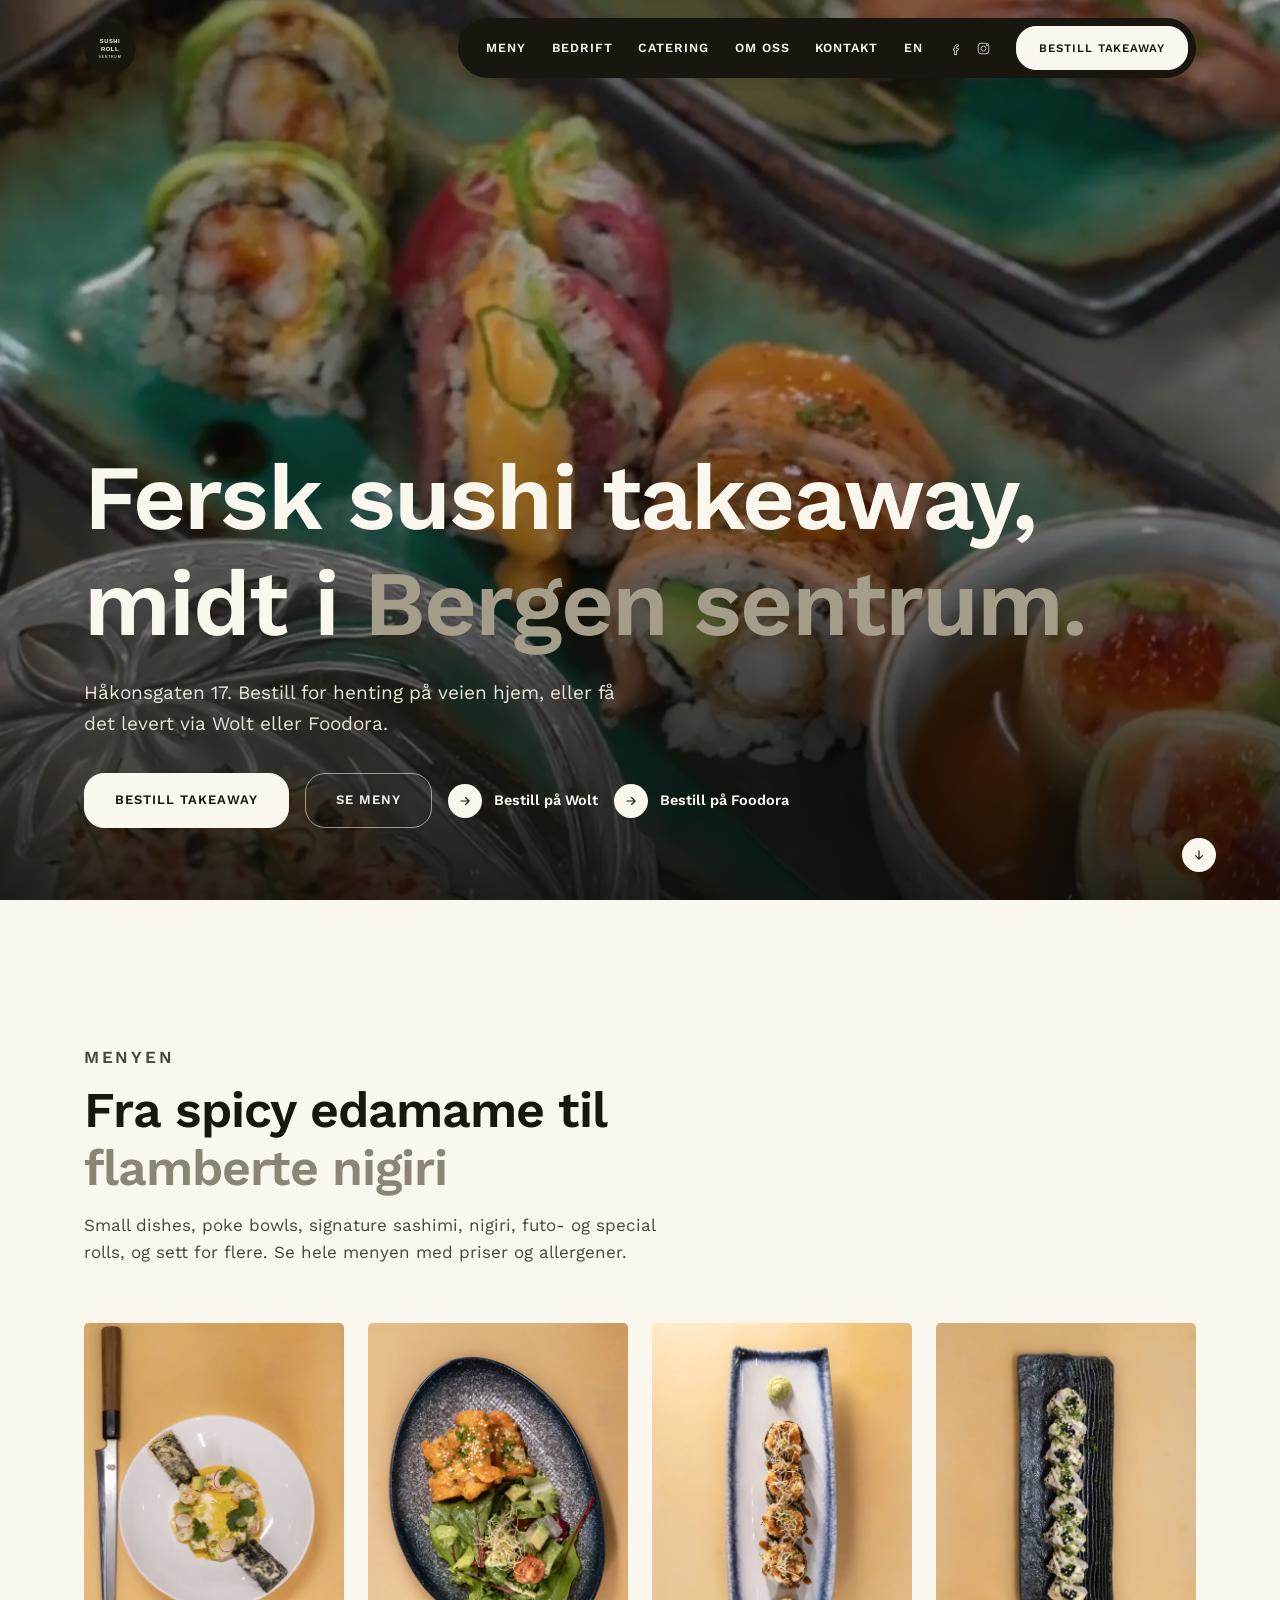
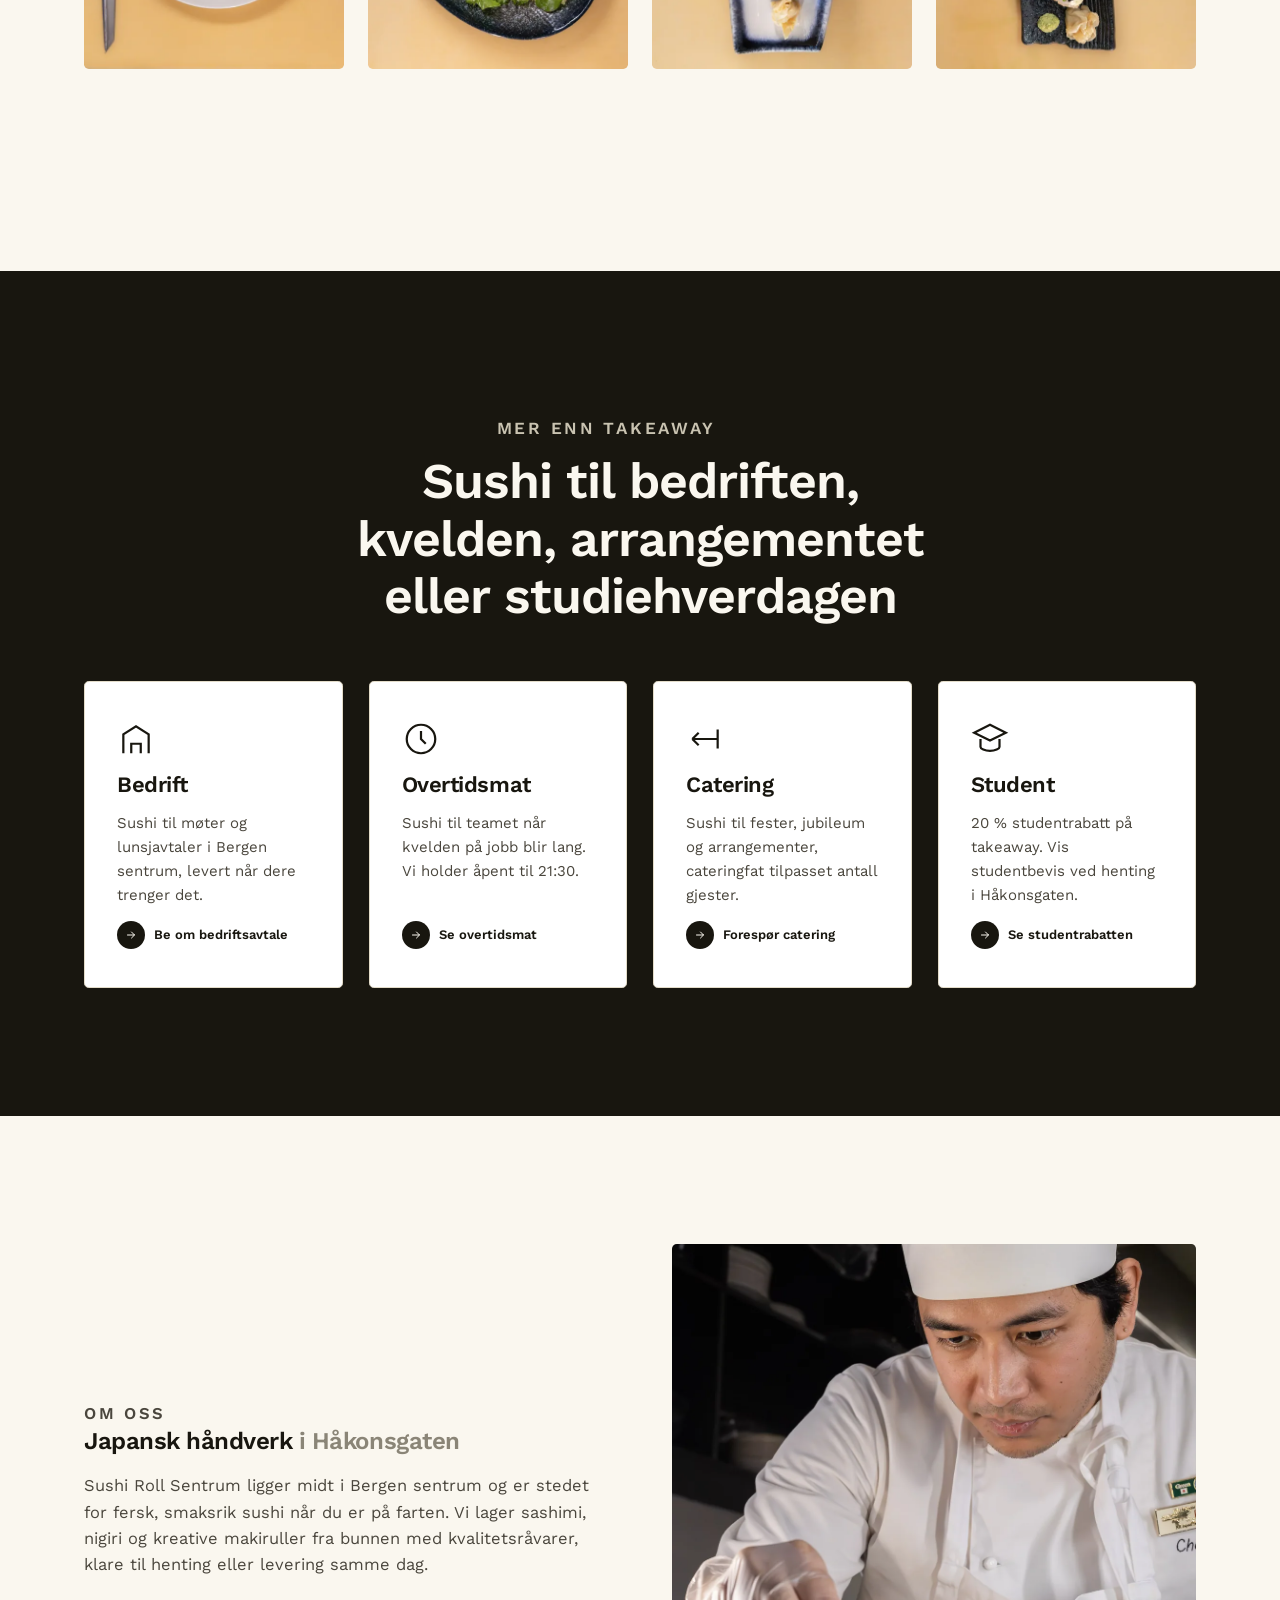
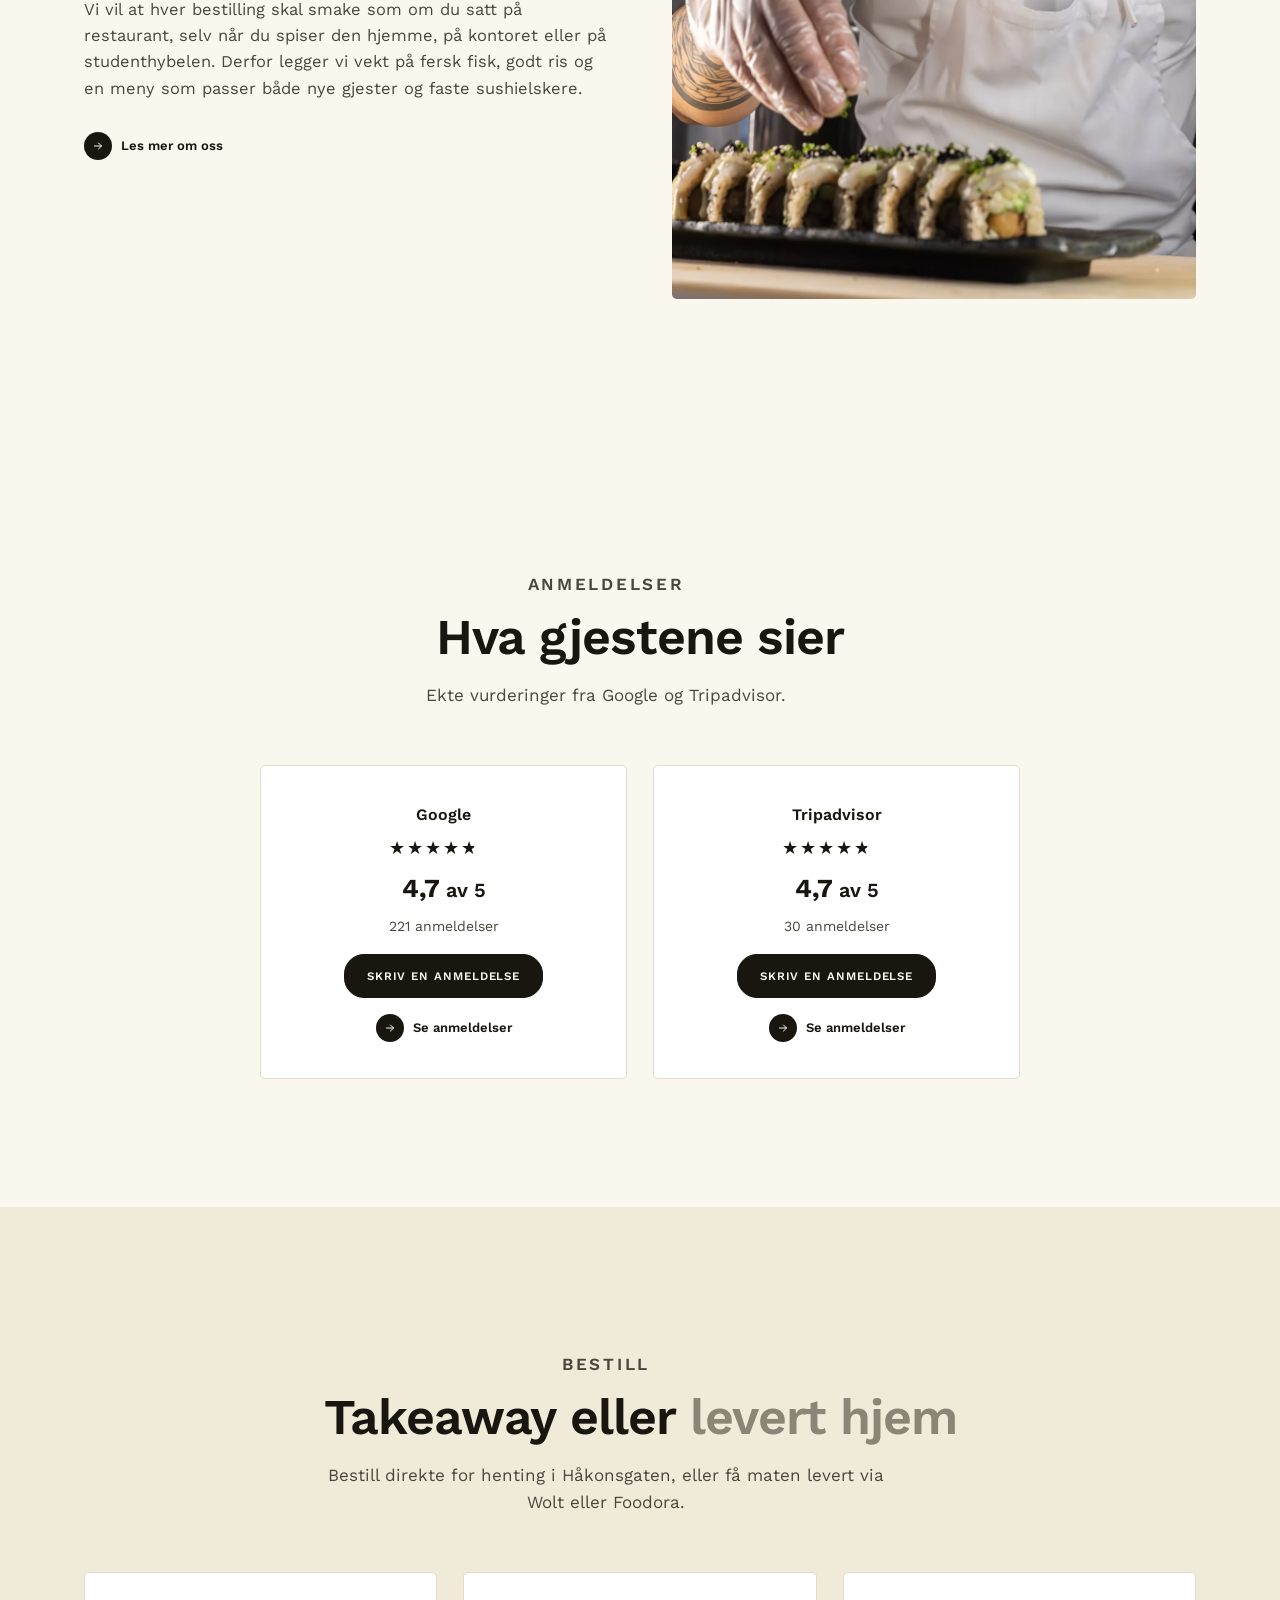
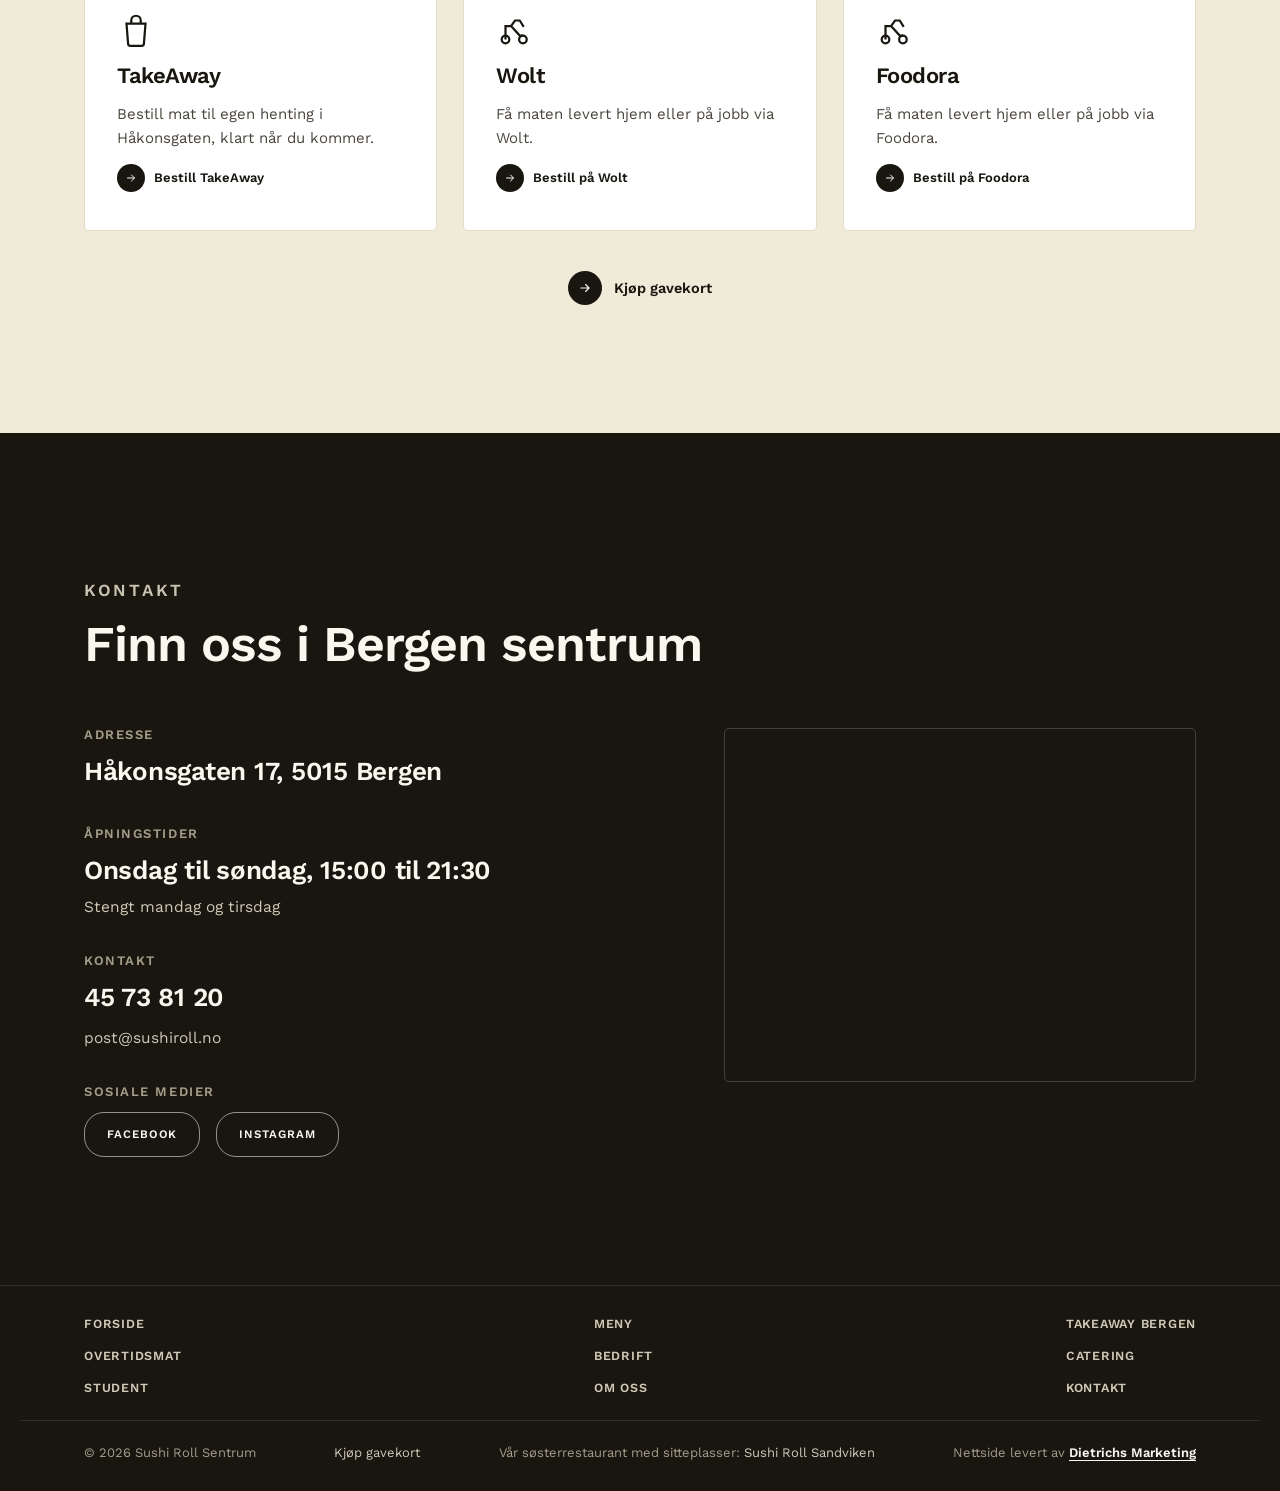
<file: index.html>
<!DOCTYPE html>
<html lang="nb">
<head>
<!-- Google Tag Manager -->
<script>(function(w,d,s,l,i){w[l]=w[l]||[];w[l].push({'gtm.start':
new Date().getTime(),event:'gtm.js'});var f=d.getElementsByTagName(s)[0],
j=d.createElement(s),dl=l!='dataLayer'?'&l='+l:'';j.async=true;j.src=
'https://www.googletagmanager.com/gtm.js?id='+i+dl;f.parentNode.insertBefore(j,f);
})(window,document,'script','dataLayer','GTM-P364MCJJ');</script>
<!-- End Google Tag Manager -->
<!-- Google tag (gtag.js) -->
<script async src="https://www.googletagmanager.com/gtag/js?id=GT-PLFJ6S7V"></script>
<script>
  window.dataLayer = window.dataLayer || [];
  function gtag(){dataLayer.push(arguments);}
  gtag('js', new Date());
  gtag('config', 'GT-PLFJ6S7V');
  gtag('config', 'G-C80LC5GGZ7');
</script>
<meta charset="UTF-8">
<meta name="viewport" content="width=device-width, initial-scale=1">
<title>Sushi takeaway Bergen sentrum. Sushi Roll Sentrum</title>
<meta name="description" content="Sushi Roll Sentrum i Håkonsgaten 17, Bergen sentrum. Fersk sushi takeaway, poke bowl og sashimi. Bestill for henting eller få det levert via Wolt og Foodora.">
<link rel="canonical" href="https://sushiroll.no/">
<link rel="alternate" hreflang="nb" href="https://sushiroll.no/">
<link rel="alternate" hreflang="en" href="https://sushiroll.no/en/">
<link rel="alternate" hreflang="x-default" href="https://sushiroll.no/">
<meta property="og:title" content="Sushi Roll Sentrum. Sushi takeaway i Bergen sentrum">
<meta property="og:description" content="Fersk sushi takeaway i Håkonsgaten 17, Bergen sentrum. Bestill for henting eller få det levert via Wolt og Foodora.">
<meta property="og:type" content="restaurant">
<meta property="og:image" content="https://sushiroll.no/assets/images/hero-poster.jpg">
<meta property="og:url" content="https://sushiroll.no/">
<meta property="og:locale" content="nb_NO">
<meta name="twitter:card" content="summary_large_image">
<meta name="theme-color" content="#18160f">
<link rel="icon" href="assets/images/favicon.png" type="image/png">
<link rel="preload" as="font" type="font/woff2" href="assets/fonts/WorkSans-600-latin.woff2" crossorigin>
<link rel="preload" as="font" type="font/woff2" href="assets/fonts/WorkSans-400-latin.woff2" crossorigin>
<link rel="stylesheet" href="style.css">
<script type="application/ld+json">
{
  "@context": "https://schema.org",
  "@type": "Restaurant",
  "name": "Sushi Roll Sentrum",
  "image": "https://sushiroll.no/assets/images/hero-poster.jpg",
  "url": "https://sushiroll.no/",
  "telephone": "+4745738120",
  "email": "post@sushiroll.no",
  "priceRange": "200-300 kr",
  "servesCuisine": ["Japansk", "Sushi"],
  "address": {
    "@type": "PostalAddress",
    "streetAddress": "Håkonsgaten 17",
    "postalCode": "5015",
    "addressLocality": "Bergen",
    "addressCountry": "NO"
  },
  "geo": {
    "@type": "GeoCoordinates",
    "latitude": 60.3904313,
    "longitude": 5.3195071
  },
  "hasMenu": "https://sushiroll.no/meny/",
  "openingHoursSpecification": [
    {
      "@type": "OpeningHoursSpecification",
      "dayOfWeek": ["Wednesday","Thursday","Friday","Saturday","Sunday"],
      "opens": "15:00",
      "closes": "21:30"
    }
  ],
  "sameAs": [
    "https://www.facebook.com/Sushirollsandviken",
    "https://www.instagram.com/sushirollsandviken/"
  ]
}
</script>
</head>
<body>
<!-- Google Tag Manager (noscript) -->
<noscript><iframe src="https://www.googletagmanager.com/ns.html?id=GTM-P364MCJJ"
height="0" width="0" style="display:none;visibility:hidden"></iframe></noscript>
<!-- End Google Tag Manager (noscript) -->
<!-- SPORING: sett inn GTM noscript-iframe her ved lansering på ekte domene, se SPORING-KILDE.md -->

<div class="scrim" id="scrim"></div>

<header class="site-header" id="siteHeader">
  <div class="container">
    <a href="index.html" class="brand" aria-label="Sushi Roll Sentrum, til forsiden">
      <img src="assets/images/logo.svg" alt="Sushi Roll Sentrum" width="150" height="148">
    </a>
    <div class="nav-pill">
      <nav class="main-nav" aria-label="Hovedmeny">
        <a href="meny/">Meny</a>
        <a href="bedrift/">Bedrift</a>
        <a href="catering-bergen/">Catering</a>
        <a href="om-oss/">Om oss</a>
        <a href="kontakt/">Kontakt</a>
        <a href="en/" lang="en" hreflang="en">EN</a>
      </nav>
      <div class="header-social">
        <a href="https://www.facebook.com/Sushirollsandviken" target="_blank" rel="noopener" aria-label="Sushi Roll på Facebook">
          <svg viewBox="0 0 24 24" fill="none" stroke="currentColor" stroke-width="1.6"><path d="M15 8.5h-2c-.55 0-1 .45-1 1V12h3l-.4 3h-2.6v7h-3v-7H7v-3h2v-2.2C9 7.9 10.6 6 13.2 6H15v2.5Z"/></svg>
        </a>
        <a href="https://www.instagram.com/sushirollsandviken/" target="_blank" rel="noopener" aria-label="Sushi Roll på Instagram">
          <svg viewBox="0 0 24 24" fill="none" stroke="currentColor" stroke-width="1.6"><rect x="3.5" y="3.5" width="17" height="17" rx="4.5"/><circle cx="12" cy="12" r="4"/><circle cx="17.2" cy="6.8" r="1"/></svg>
        </a>
      </div>
      <a class="btn btn--sm nav-cta" href="https://order.gastroplanner.no/s/sushirollsentrum" target="_blank" rel="noopener" data-event="bestill-klikk" data-kanal="takeaway">Bestill TakeAway</a>
    </div>
  </div>
</header>

<nav class="mobile-tabbar" aria-label="Hurtighandlinger" id="mobileTabbar">
  <a class="mobile-tabbar-item is-primary" href="https://order.gastroplanner.no/s/sushirollsentrum" target="_blank" rel="noopener" data-event="bestill-klikk" data-kanal="takeaway">
    <svg viewBox="0 0 24 24" fill="none" stroke="currentColor" stroke-width="1.4"><path d="M6 8h12l-1 12.5a1.5 1.5 0 0 1-1.5 1.5h-7a1.5 1.5 0 0 1-1.5-1.5L6 8Z"/><path d="M9 8V6a3 3 0 0 1 6 0v2"/></svg>
    <span>Bestill</span>
  </a>
  <button type="button" class="mobile-tabbar-item" id="tabbarOrderTrigger" aria-haspopup="true" aria-expanded="false" aria-controls="tabbarOrderMenu">
    <svg viewBox="0 0 24 24" fill="none" stroke="currentColor" stroke-width="1.4"><circle cx="6" cy="18" r="2.4"/><circle cx="17" cy="18" r="2.4"/><path d="M6 18V9.5h3.5L15 15.5h2M9.5 9.5 12 6h3l2.5 4"/></svg>
    <span>Levering</span>
  </button>
  <button class="mobile-tabbar-item" id="hamburgerBtn" aria-label="Åpne meny" aria-expanded="false" aria-controls="mobileMenu">
    <svg viewBox="0 0 24 24" fill="none" stroke="currentColor" stroke-width="2" stroke-linecap="round"><path d="M4 7h16M4 12h16M4 17h16"/></svg>
    <span>Meny</span>
  </button>
  <div class="tabbar-order-menu" id="tabbarOrderMenu">
    <a href="https://wolt.com/nb/nor/bergen/restaurant/sushi-roll-sentrum" target="_blank" rel="noopener" data-event="klikk-til-wolt">Wolt</a>
    <a href="https://www.foodora.no/restaurant/n24h/sushi-roll-sentrum" target="_blank" rel="noopener" data-event="klikk-til-foodora">Foodora</a>
  </div>
</nav>

<div class="mobile-menu" id="mobileMenu">
  <div class="mobile-menu-top">
    <button class="mobile-close" id="mobileCloseBtn" aria-label="Lukk meny">
      <svg viewBox="0 0 24 24" fill="none" stroke="currentColor" stroke-width="1.8" width="18" height="18"><path d="M5 5l14 14M19 5 5 19"/></svg>
    </button>
  </div>
  <nav aria-label="Mobilmeny">
    <a href="meny/">Meny</a>
    <a href="takeaway-bergen/">Takeaway Bergen</a>
    <a href="overtidsmat-bergen/">Overtidsmat</a>
    <a href="bedrift/">Bedrift</a>
    <a href="catering-bergen/">Catering</a>
    <a href="student/">Student</a>
    <a href="om-oss/">Om oss</a>
    <a href="kontakt/">Kontakt</a>
    <a href="en/" lang="en" hreflang="en">English</a>
  </nav>
  <div class="btn-row">
    <a class="btn btn--on-dark" href="https://order.gastroplanner.no/s/sushirollsentrum" target="_blank" rel="noopener" data-event="bestill-klikk" data-kanal="takeaway">Bestill TakeAway</a>
    <a class="btn btn--ghost-on-dark" href="https://wolt.com/nb/nor/bergen/restaurant/sushi-roll-sentrum" target="_blank" rel="noopener" data-event="klikk-til-wolt">Bestill på Wolt</a>
    <a class="btn btn--ghost-on-dark" href="https://www.foodora.no/restaurant/n24h/sushi-roll-sentrum" target="_blank" rel="noopener" data-event="klikk-til-foodora">Bestill på Foodora</a>
    <a class="btn btn--ghost-on-dark" href="https://givn.no/shop/sushi-roll" target="_blank" rel="noopener">Kjøp gavekort</a>
  </div>
  <div class="mobile-social">
    <a href="https://www.facebook.com/Sushirollsandviken" target="_blank" rel="noopener" aria-label="Facebook">
      <svg viewBox="0 0 24 24" fill="none" stroke="currentColor" stroke-width="1.6"><path d="M15 8.5h-2c-.55 0-1 .45-1 1V12h3l-.4 3h-2.6v7h-3v-7H7v-3h2v-2.2C9 7.9 10.6 6 13.2 6H15v2.5Z"/></svg>
    </a>
    <a href="https://www.instagram.com/sushirollsandviken/" target="_blank" rel="noopener" aria-label="Instagram">
      <svg viewBox="0 0 24 24" fill="none" stroke="currentColor" stroke-width="1.6"><rect x="3.5" y="3.5" width="17" height="17" rx="4.5"/><circle cx="12" cy="12" r="4"/><circle cx="17.2" cy="6.8" r="1"/></svg>
    </a>
  </div>
</div>

<section class="hero" id="hero">
  <div class="hero-media">
    <video autoplay muted loop playsinline preload="none" poster="assets/images/hero-poster.webp">
      <source src="assets/video/hero.mp4" type="video/mp4">
    </video>
  </div>
  <div class="hero-inner container">
    <h1 class="headline" data-muted="2">Fersk sushi takeaway, midt i Bergen sentrum.</h1>
    <p class="hero-lead reveal">Håkonsgaten 17. Bestill for henting på veien hjem, eller få det levert via Wolt eller Foodora.</p>
    <div class="btn-row reveal">
      <a class="btn btn--on-dark" href="https://order.gastroplanner.no/s/sushirollsentrum" target="_blank" rel="noopener" data-event="bestill-klikk" data-kanal="takeaway">Bestill TakeAway</a>
      <a class="btn btn--ghost-on-dark" href="meny/" data-event="menyvisning">Se meny</a>
      <a class="arrow-link arrow-link--on-dark hero-order-desktop" href="https://wolt.com/nb/nor/bergen/restaurant/sushi-roll-sentrum" target="_blank" rel="noopener" data-event="klikk-til-wolt">
        <span class="arrow-circle"><svg viewBox="0 0 24 24" fill="none" stroke="currentColor" stroke-width="2" stroke-linecap="round" stroke-linejoin="round"><path d="M5 12h14M13 6l6 6-6 6"/></svg></span>
        Bestill på Wolt
      </a>
      <a class="arrow-link arrow-link--on-dark hero-order-desktop" href="https://www.foodora.no/restaurant/n24h/sushi-roll-sentrum" target="_blank" rel="noopener" data-event="klikk-til-foodora">
        <span class="arrow-circle"><svg viewBox="0 0 24 24" fill="none" stroke="currentColor" stroke-width="2" stroke-linecap="round" stroke-linejoin="round"><path d="M5 12h14M13 6l6 6-6 6"/></svg></span>
        Bestill på Foodora
      </a>
    </div>
  </div>
  <a href="#meny-preview" class="hero-scroll arrow-link arrow-link--on-dark" aria-label="Se mer">
    <span class="arrow-circle"><svg viewBox="0 0 24 24" fill="none" stroke="currentColor" stroke-width="2" stroke-linecap="round" stroke-linejoin="round"><path d="M12 5v14M6 13l6 6 6-6"/></svg></span>
  </a>
</section>

<section class="section" id="meny-preview">
  <div class="container">
    <div class="section-head">
      <p class="eyebrow reveal">Menyen</p>
      <h2 class="headline" data-muted="2">Fra spicy edamame til flamberte nigiri</h2>
      <p class="reveal">Small dishes, poke bowls, signature sashimi, nigiri, futo- og special rolls, og sett for flere. Se hele menyen med priser og allergener.</p>
    </div>
    <div class="dish-grid">
      <div class="dish-card reveal"><img src="assets/images/dish-01.webp" alt="Retter tilberedt hos Sushi Roll Sentrum" loading="lazy" width="528" height="705"></div>
      <div class="dish-card reveal"><img src="assets/images/dish-02.webp" alt="Retter tilberedt hos Sushi Roll Sentrum" loading="lazy" width="529" height="705"></div>
      <div class="dish-card reveal"><img src="assets/images/dish-03.webp" alt="Sushirull hos Sushi Roll Sentrum" loading="lazy" width="529" height="705"></div>
      <div class="dish-card reveal"><img src="assets/images/dish-04.webp" alt="Sushirull hos Sushi Roll Sentrum" loading="lazy" width="529" height="705"></div>
    </div>
    <div class="menu-cta reveal">
      <a class="arrow-link" href="meny/" data-event="menyvisning">
        <span class="arrow-circle"><svg viewBox="0 0 24 24" fill="none" stroke="currentColor" stroke-width="2" stroke-linecap="round" stroke-linejoin="round"><path d="M5 12h14M13 6l6 6-6 6"/></svg></span>
        Se hele menyen
      </a>
    </div>
  </div>
</section>

<section class="section section--ink" id="mer-enn-takeaway">
  <div class="container">
    <div class="section-head center">
      <p class="eyebrow reveal">Mer enn takeaway</p>
      <h2 class="headline">Sushi til bedriften, kvelden, arrangementet eller studiehverdagen</h2>
    </div>
    <div class="action-grid action-grid--4col">
      <div class="action-card reveal">
        <svg class="icon" viewBox="0 0 24 24" fill="none" stroke="currentColor" stroke-width="1.4"><path d="M4 21V9l8-5 8 5v12M9 21v-6h6v6"/></svg>
        <h3>Bedrift</h3>
        <p>Sushi til møter og lunsjavtaler i Bergen sentrum, levert når dere trenger det.</p>
        <a class="arrow-link arrow-link--sm" href="bedrift/">
          <span class="arrow-circle"><svg viewBox="0 0 24 24" fill="none" stroke="currentColor" stroke-width="2" stroke-linecap="round" stroke-linejoin="round"><path d="M5 12h14M13 6l6 6-6 6"/></svg></span>
          Be om bedriftsavtale
        </a>
      </div>
      <div class="action-card reveal">
        <svg class="icon" viewBox="0 0 24 24" fill="none" stroke="currentColor" stroke-width="1.4"><circle cx="12" cy="12" r="9"/><path d="M12 7v5l3 3"/></svg>
        <h3>Overtidsmat</h3>
        <p>Sushi til teamet når kvelden på jobb blir lang. Vi holder åpent til 21:30.</p>
        <a class="arrow-link arrow-link--sm" href="overtidsmat-bergen/">
          <span class="arrow-circle"><svg viewBox="0 0 24 24" fill="none" stroke="currentColor" stroke-width="2" stroke-linecap="round" stroke-linejoin="round"><path d="M5 12h14M13 6l6 6-6 6"/></svg></span>
          Se overtidsmat
        </a>
      </div>
      <div class="action-card reveal">
        <svg class="icon" viewBox="0 0 24 24" fill="none" stroke="currentColor" stroke-width="1.4"><path d="M4 12h16M4 12l4-4M4 12l4 4M20 6v12"/></svg>
        <h3>Catering</h3>
        <p>Sushi til fester, jubileum og arrangementer, cateringfat tilpasset antall gjester.</p>
        <a class="arrow-link arrow-link--sm" href="catering-bergen/">
          <span class="arrow-circle"><svg viewBox="0 0 24 24" fill="none" stroke="currentColor" stroke-width="2" stroke-linecap="round" stroke-linejoin="round"><path d="M5 12h14M13 6l6 6-6 6"/></svg></span>
          Forespør catering
        </a>
      </div>
      <div class="action-card reveal">
        <svg class="icon" viewBox="0 0 24 24" fill="none" stroke="currentColor" stroke-width="1.4"><path d="M12 3 2 8l10 5 10-5-10-5Z"/><path d="M6 12v5c0 1.1 2.7 2.5 6 2.5s6-1.4 6-2.5v-5"/></svg>
        <h3>Student</h3>
        <p>20&nbsp;% studentrabatt på takeaway. Vis studentbevis ved henting i Håkonsgaten.</p>
        <a class="arrow-link arrow-link--sm" href="student/">
          <span class="arrow-circle"><svg viewBox="0 0 24 24" fill="none" stroke="currentColor" stroke-width="2" stroke-linecap="round" stroke-linejoin="round"><path d="M5 12h14M13 6l6 6-6 6"/></svg></span>
          Se studentrabatten
        </a>
      </div>
    </div>
  </div>
</section>

<section class="section" id="om">
  <div class="container">
    <div class="split reverse">
      <div class="split-media reveal"><img src="assets/images/about.webp" alt="Kokk hos Sushi Roll gjør klar en rull" loading="lazy" width="1100" height="1467"></div>
      <div class="split-copy reveal">
        <p class="eyebrow">Om oss</p>
        <h2 class="headline" data-muted="2">Japansk håndverk i Håkonsgaten</h2>
        <p>Sushi Roll Sentrum ligger midt i Bergen sentrum og er stedet for fersk, smaksrik sushi når du er på farten. Vi lager sashimi, nigiri og kreative makiruller fra bunnen med kvalitetsråvarer, klare til henting eller levering samme dag.</p>
        <p>Vi vil at hver bestilling skal smake som om du satt på restaurant, selv når du spiser den hjemme, på kontoret eller på studenthybelen. Derfor legger vi vekt på fersk fisk, godt ris og en meny som passer både nye gjester og faste sushielskere.</p>
        <div class="btn-row">
          <a class="arrow-link arrow-link--sm" href="om-oss/">
            <span class="arrow-circle"><svg viewBox="0 0 24 24" fill="none" stroke="currentColor" stroke-width="2" stroke-linecap="round" stroke-linejoin="round"><path d="M5 12h14M13 6l6 6-6 6"/></svg></span>
            Les mer om oss
          </a>
        </div>
      </div>
    </div>
  </div>
</section>

<section class="section" id="anmeldelser">
  <div class="container">
    <div class="section-head center">
      <p class="eyebrow reveal">Anmeldelser</p>
      <h2 class="headline">Hva gjestene sier</h2>
      <p class="reveal">Ekte vurderinger fra Google og Tripadvisor.</p>
    </div>
    <div class="review-grid">
      <div class="review-card reveal">
        <div class="review-top">
          <span class="review-platform">Google</span>
          <svg class="stars" viewBox="0 0 110 20" aria-hidden="true">
            <defs><linearGradient id="fill-google"><stop offset="94%" stop-color="var(--ink)"/><stop offset="94%" stop-color="var(--line-strong)"/></linearGradient></defs>
            <text x="0" y="16" font-size="18" letter-spacing="2" fill="url(#fill-google)">★★★★★</text>
          </svg>
        </div>
        <p class="review-score"><strong>4,7</strong> av 5</p>
        <p class="review-count">221 anmeldelser</p>
        <div class="btn-row">
          <a class="btn btn--sm" href="https://www.google.com/maps?cid=10781024246180752057&#38;hl=no" target="_blank" rel="noopener">Skriv en anmeldelse</a>
          <a class="arrow-link arrow-link--sm" href="https://www.google.com/maps?cid=10781024246180752057&#38;hl=no" target="_blank" rel="noopener">
            <span class="arrow-circle"><svg viewBox="0 0 24 24" fill="none" stroke="currentColor" stroke-width="2" stroke-linecap="round" stroke-linejoin="round"><path d="M5 12h14M13 6l6 6-6 6"/></svg></span>
            Se anmeldelser
          </a>
        </div>
      </div>
      <div class="review-card reveal">
        <div class="review-top">
          <span class="review-platform">Tripadvisor</span>
          <svg class="stars" viewBox="0 0 110 20" aria-hidden="true">
            <defs><linearGradient id="fill-trip"><stop offset="94%" stop-color="var(--ink)"/><stop offset="94%" stop-color="var(--line-strong)"/></linearGradient></defs>
            <text x="0" y="16" font-size="18" letter-spacing="2" fill="url(#fill-trip)">★★★★★</text>
          </svg>
        </div>
        <p class="review-score"><strong>4,7</strong> av 5</p>
        <p class="review-count">30 anmeldelser</p>
        <div class="btn-row">
          <a class="btn btn--sm" href="https://www.tripadvisor.com/Restaurant_Review-g190502-d24092539-Reviews-Sushi_Roll_Sandviken-Bergen_Hordaland_Western_Norway.html" target="_blank" rel="noopener">Skriv en anmeldelse</a>
          <a class="arrow-link arrow-link--sm" href="https://www.tripadvisor.com/Restaurant_Review-g190502-d24092539-Reviews-Sushi_Roll_Sandviken-Bergen_Hordaland_Western_Norway.html" target="_blank" rel="noopener">
            <span class="arrow-circle"><svg viewBox="0 0 24 24" fill="none" stroke="currentColor" stroke-width="2" stroke-linecap="round" stroke-linejoin="round"><path d="M5 12h14M13 6l6 6-6 6"/></svg></span>
            Se anmeldelser
          </a>
        </div>
      </div>
    </div>
  </div>
</section>

<section class="section section--alt" id="bestill">
  <div class="container">
    <div class="section-head center">
      <p class="eyebrow reveal">Bestill</p>
      <h2 class="headline" data-muted="2">Takeaway eller levert hjem</h2>
      <p class="reveal">Bestill direkte for henting i Håkonsgaten, eller få maten levert via Wolt eller Foodora.</p>
    </div>
    <div class="action-grid action-grid--3col">
      <div class="action-card reveal">
        <svg class="icon" viewBox="0 0 24 24" fill="none" stroke="currentColor" stroke-width="1.4"><path d="M6 8h12l-1 12.5a1.5 1.5 0 0 1-1.5 1.5h-7a1.5 1.5 0 0 1-1.5-1.5L6 8Z"/><path d="M9 8V6a3 3 0 0 1 6 0v2"/></svg>
        <h3>TakeAway</h3>
        <p>Bestill mat til egen henting i Håkonsgaten, klart når du kommer.</p>
        <a class="arrow-link arrow-link--sm" href="https://order.gastroplanner.no/s/sushirollsentrum" target="_blank" rel="noopener" data-event="bestill-klikk" data-kanal="takeaway">
          <span class="arrow-circle"><svg viewBox="0 0 24 24" fill="none" stroke="currentColor" stroke-width="2" stroke-linecap="round" stroke-linejoin="round"><path d="M5 12h14M13 6l6 6-6 6"/></svg></span>
          Bestill TakeAway
        </a>
      </div>
      <div class="action-card reveal">
        <svg class="icon" viewBox="0 0 24 24" fill="none" stroke="currentColor" stroke-width="1.4"><circle cx="6" cy="18" r="2.4"/><circle cx="17" cy="18" r="2.4"/><path d="M6 18V9.5h3.5L15 15.5h2M9.5 9.5 12 6h3l2.5 4"/></svg>
        <h3>Wolt</h3>
        <p>Få maten levert hjem eller på jobb via Wolt.</p>
        <a class="arrow-link arrow-link--sm" href="https://wolt.com/nb/nor/bergen/restaurant/sushi-roll-sentrum" target="_blank" rel="noopener" data-event="klikk-til-wolt">
          <span class="arrow-circle"><svg viewBox="0 0 24 24" fill="none" stroke="currentColor" stroke-width="2" stroke-linecap="round" stroke-linejoin="round"><path d="M5 12h14M13 6l6 6-6 6"/></svg></span>
          Bestill på Wolt
        </a>
      </div>
      <div class="action-card reveal">
        <svg class="icon" viewBox="0 0 24 24" fill="none" stroke="currentColor" stroke-width="1.4"><circle cx="6" cy="18" r="2.4"/><circle cx="17" cy="18" r="2.4"/><path d="M6 18V9.5h3.5L15 15.5h2M9.5 9.5 12 6h3l2.5 4"/></svg>
        <h3>Foodora</h3>
        <p>Få maten levert hjem eller på jobb via Foodora.</p>
        <a class="arrow-link arrow-link--sm" href="https://www.foodora.no/restaurant/n24h/sushi-roll-sentrum" target="_blank" rel="noopener" data-event="klikk-til-foodora">
          <span class="arrow-circle"><svg viewBox="0 0 24 24" fill="none" stroke="currentColor" stroke-width="2" stroke-linecap="round" stroke-linejoin="round"><path d="M5 12h14M13 6l6 6-6 6"/></svg></span>
          Bestill på Foodora
        </a>
      </div>
    </div>
    <div class="menu-cta reveal" style="margin-top:40px">
      <a class="arrow-link" href="https://givn.no/shop/sushi-roll" target="_blank" rel="noopener">
        <span class="arrow-circle"><svg viewBox="0 0 24 24" fill="none" stroke="currentColor" stroke-width="2" stroke-linecap="round" stroke-linejoin="round"><path d="M5 12h14M13 6l6 6-6 6"/></svg></span>
        Kjøp gavekort
      </a>
    </div>
  </div>
</section>

<section class="section section--ink" id="kontakt">
  <div class="container">
    <div class="section-head">
      <p class="eyebrow">Kontakt</p>
      <h2 class="headline">Finn oss i Bergen sentrum</h2>
    </div>
    <div class="contact-grid">
      <div>
        <div class="contact-block reveal">
          <h3>Adresse</h3>
          <a class="big" href="https://www.google.com/maps/search/?api=1&#38;query=H%C3%A5konsgaten+17%2C+5015+Bergen" target="_blank" rel="noopener">Håkonsgaten 17, 5015 Bergen</a>
        </div>
        <div class="contact-block reveal">
          <h3>Åpningstider</h3>
          <span class="big">Onsdag til søndag, 15:00 til 21:30</span>
          <span class="sub-link" style="display:block;margin-top:4px">Stengt mandag og tirsdag</span>
        </div>
        <div class="contact-block reveal">
          <h3>Kontakt</h3>
          <a class="big" href="tel:+4745738120" data-event="telefon-klikk">45 73 81 20</a>
          <a class="sub-link" href="mailto:post@sushiroll.no">post@sushiroll.no</a>
        </div>
        <div class="contact-block reveal">
          <h3>Sosiale medier</h3>
          <div class="btn-row" style="margin-top:12px">
            <a class="btn btn--ghost-on-dark btn--sm" href="https://www.facebook.com/Sushirollsandviken" target="_blank" rel="noopener">Facebook</a>
            <a class="btn btn--ghost-on-dark btn--sm" href="https://www.instagram.com/sushirollsandviken/" target="_blank" rel="noopener">Instagram</a>
          </div>
        </div>
      </div>
      <div class="map-embed reveal">
        <iframe src="https://www.google.com/maps?q=H%C3%A5konsgaten+17,+5015+Bergen&#38;output=embed" loading="lazy" referrerpolicy="no-referrer-when-downgrade" title="Kart til Sushi Roll Sentrum"></iframe>
      </div>
    </div>
  </div>
</section>

<footer class="site-footer">
  <div class="container footer-links" aria-label="Sidekart">
    <a href="./">Forside</a>
    <a href="meny/">Meny</a>
    <a href="takeaway-bergen/">Takeaway Bergen</a>
    <a href="overtidsmat-bergen/">Overtidsmat</a>
    <a href="bedrift/">Bedrift</a>
    <a href="catering-bergen/">Catering</a>
    <a href="student/">Student</a>
    <a href="om-oss/">Om oss</a>
    <a href="kontakt/">Kontakt</a>
  </div>
  <div class="container">
    <p>© <span id="year"></span> Sushi Roll Sentrum</p>
    <p><a href="https://givn.no/shop/sushi-roll" target="_blank" rel="noopener">Kjøp gavekort</a></p>
    <p>Vår søsterrestaurant med sitteplasser: <a href="https://sushirollsandviken.no" target="_blank" rel="noopener">Sushi Roll Sandviken</a></p>
    <p>Nettside levert av <a href="https://dmarketing.no" target="_blank" rel="noopener">Dietrichs Marketing</a></p>
  </div>
</footer>

<script src="app.js"></script>
</body>
</html>
</file>
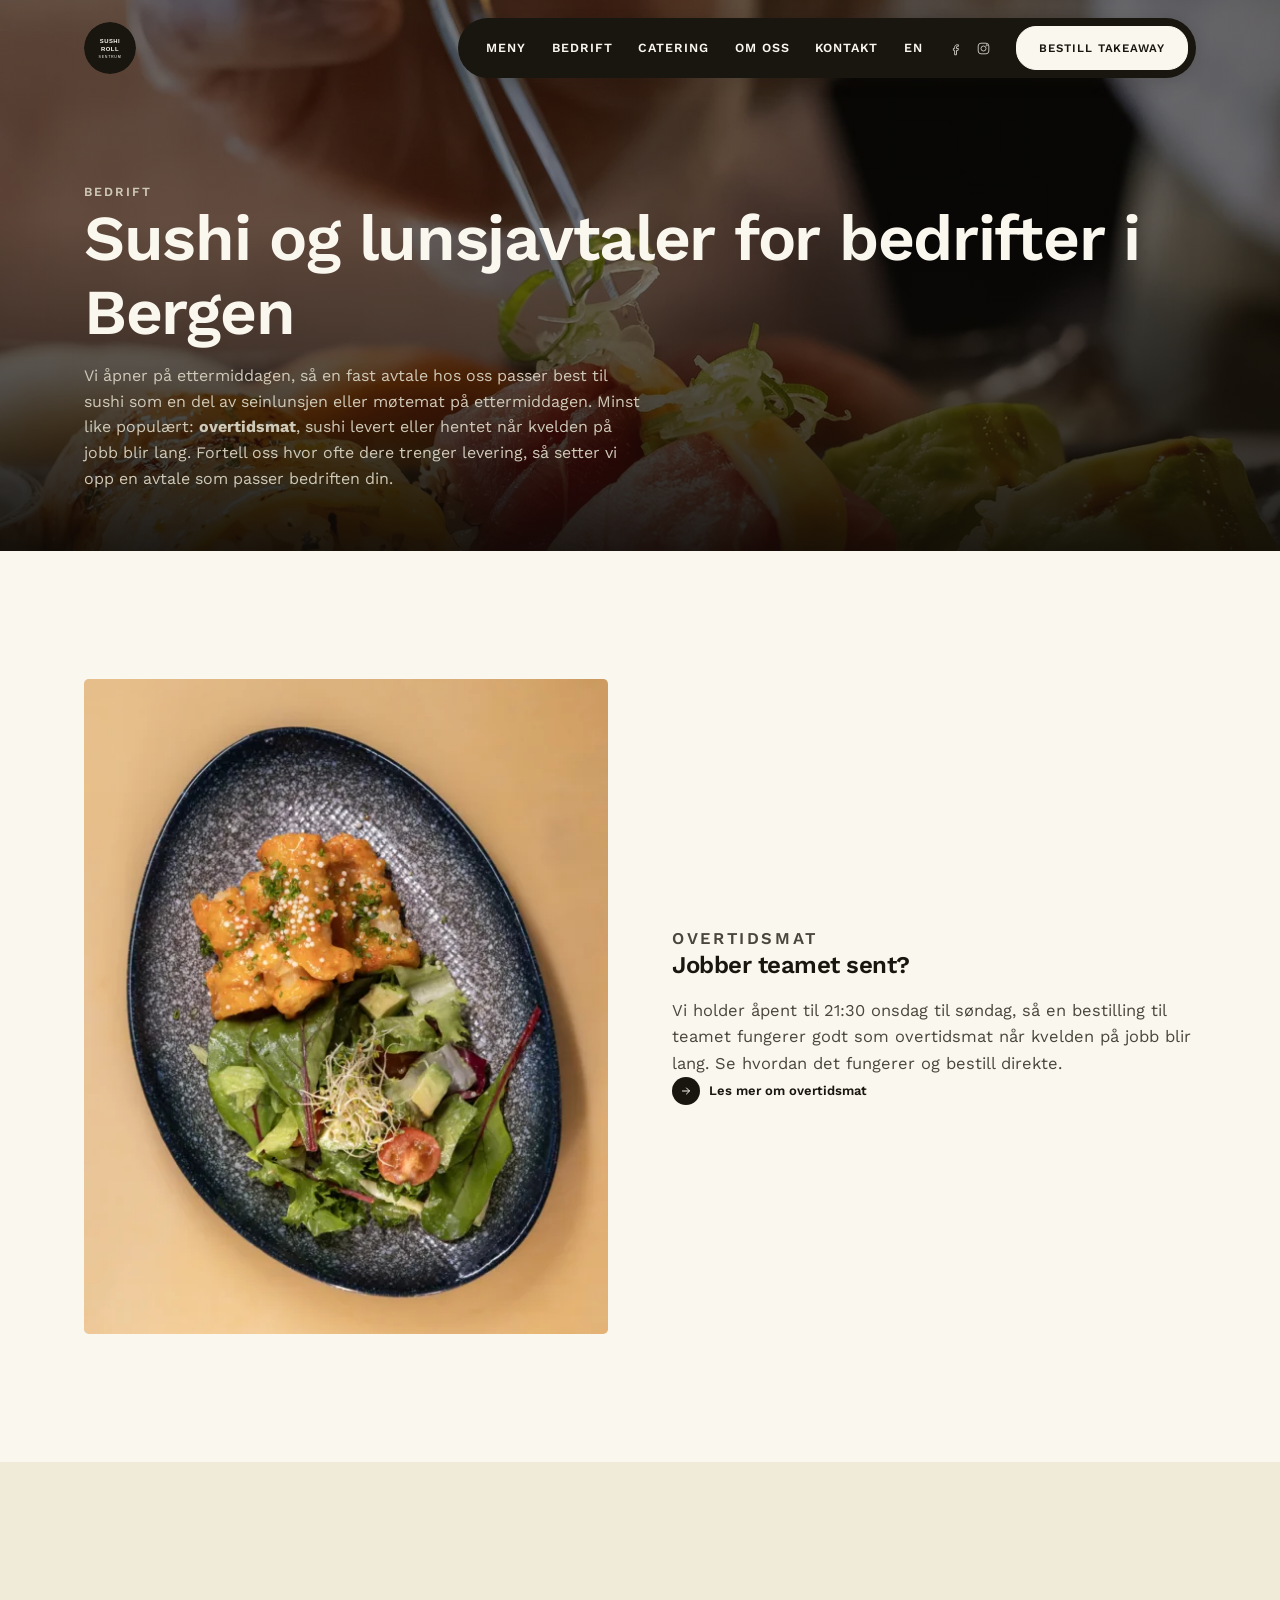
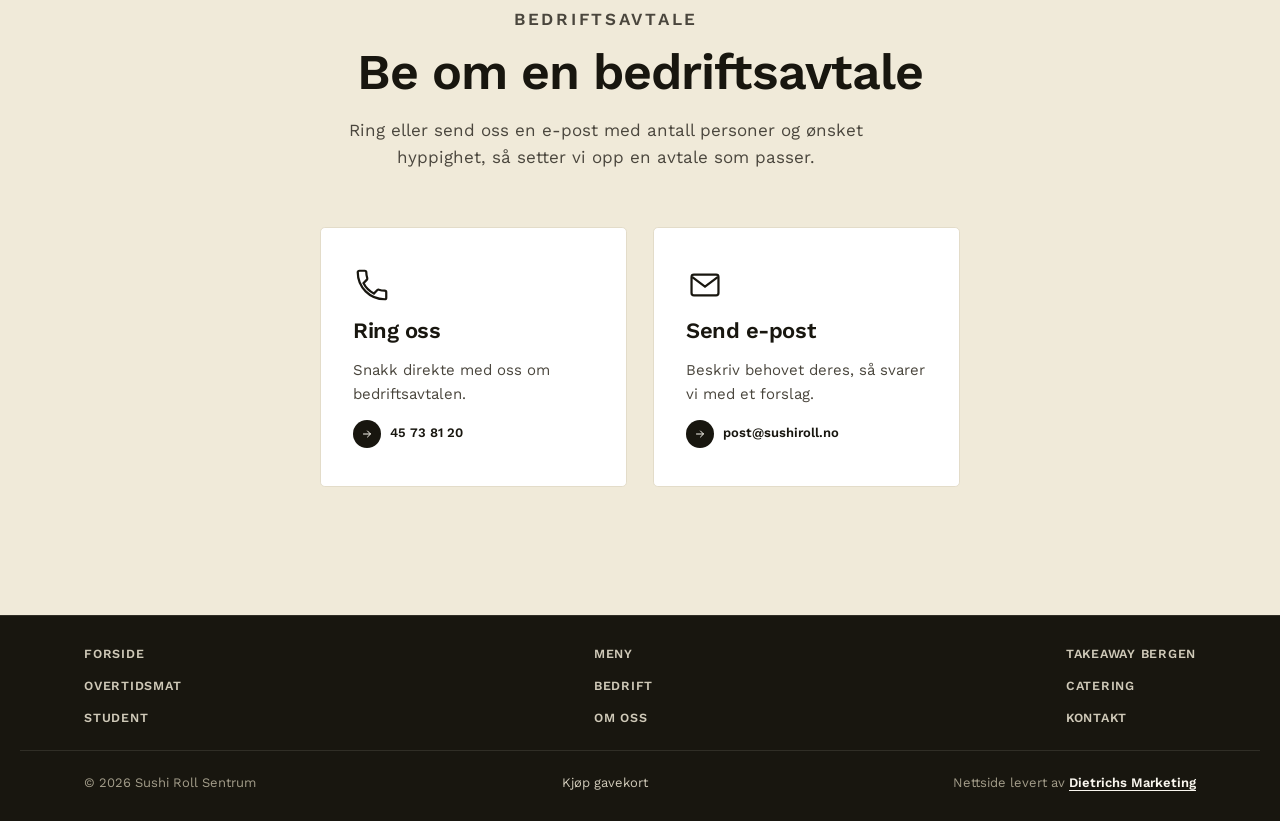
<file: bedrift/index.html>
<!DOCTYPE html>
<html lang="nb">
<head>
<!-- Google Tag Manager -->
<script>(function(w,d,s,l,i){w[l]=w[l]||[];w[l].push({'gtm.start':
new Date().getTime(),event:'gtm.js'});var f=d.getElementsByTagName(s)[0],
j=d.createElement(s),dl=l!='dataLayer'?'&l='+l:'';j.async=true;j.src=
'https://www.googletagmanager.com/gtm.js?id='+i+dl;f.parentNode.insertBefore(j,f);
})(window,document,'script','dataLayer','GTM-P364MCJJ');</script>
<!-- End Google Tag Manager -->
<!-- Google tag (gtag.js) -->
<script async src="https://www.googletagmanager.com/gtag/js?id=GT-PLFJ6S7V"></script>
<script>
  window.dataLayer = window.dataLayer || [];
  function gtag(){dataLayer.push(arguments);}
  gtag('js', new Date());
  gtag('config', 'GT-PLFJ6S7V');
  gtag('config', 'G-C80LC5GGZ7');
</script>
<meta charset="UTF-8">
<meta name="viewport" content="width=device-width, initial-scale=1">
<title>Sushi og lunsjavtaler for bedrifter. Sushi Roll Sentrum</title>
<meta name="description" content="Sushi og lunsjavtaler for bedrifter i Bergen sentrum, pluss overtidsmat på kveldstid fra Sushi Roll Sentrum i Håkonsgaten. Be om en bedriftsavtale.">
<link rel="canonical" href="https://sushiroll.no/bedrift/">
<meta property="og:title" content="Sushi og lunsjavtaler for bedrifter i Bergen">
<meta property="og:description" content="Faste avtaler for bedriften, pluss overtidsmat på kveldstid.">
<meta property="og:type" content="website">
<meta property="og:image" content="https://sushiroll.no/assets/images/hero-poster.jpg">
<meta property="og:url" content="https://sushiroll.no/bedrift/">
<meta property="og:locale" content="nb_NO">
<meta name="twitter:card" content="summary_large_image">
<meta name="theme-color" content="#18160f">
<link rel="icon" href="../assets/images/favicon.png" type="image/png">
<link rel="preload" as="font" type="font/woff2" href="../assets/fonts/WorkSans-600-latin.woff2" crossorigin>
<link rel="preload" as="font" type="font/woff2" href="../assets/fonts/WorkSans-400-latin.woff2" crossorigin>
<link rel="stylesheet" href="../style.css">
</head>
<body class="no-hero">
<!-- Google Tag Manager (noscript) -->
<noscript><iframe src="https://www.googletagmanager.com/ns.html?id=GTM-P364MCJJ"
height="0" width="0" style="display:none;visibility:hidden"></iframe></noscript>
<!-- End Google Tag Manager (noscript) -->
<!-- SPORING: sett inn GTM noscript-iframe her ved lansering på ekte domene, se SPORING-KILDE.md -->

<div class="scrim" id="scrim"></div>

<header class="site-header" id="siteHeader">
  <div class="container">
    <a href="../" class="brand" aria-label="Sushi Roll Sentrum, til forsiden">
      <img src="../assets/images/logo.svg" alt="Sushi Roll Sentrum" width="150" height="148">
    </a>
    <div class="nav-pill">
      <nav class="main-nav" aria-label="Hovedmeny">
        <a href="../meny/">Meny</a>
        <a href="./">Bedrift</a>
        <a href="../catering-bergen/">Catering</a>
        <a href="../om-oss/">Om oss</a>
        <a href="../kontakt/">Kontakt</a>
        <a href="../en/" lang="en" hreflang="en">EN</a>
      </nav>
      <div class="header-social">
        <a href="https://www.facebook.com/Sushirollsandviken" target="_blank" rel="noopener" aria-label="Sushi Roll på Facebook">
          <svg viewBox="0 0 24 24" fill="none" stroke="currentColor" stroke-width="1.6"><path d="M15 8.5h-2c-.55 0-1 .45-1 1V12h3l-.4 3h-2.6v7h-3v-7H7v-3h2v-2.2C9 7.9 10.6 6 13.2 6H15v2.5Z"/></svg>
        </a>
        <a href="https://www.instagram.com/sushirollsandviken/" target="_blank" rel="noopener" aria-label="Sushi Roll på Instagram">
          <svg viewBox="0 0 24 24" fill="none" stroke="currentColor" stroke-width="1.6"><rect x="3.5" y="3.5" width="17" height="17" rx="4.5"/><circle cx="12" cy="12" r="4"/><circle cx="17.2" cy="6.8" r="1"/></svg>
        </a>
      </div>
      <a class="btn btn--sm nav-cta" href="https://order.gastroplanner.no/s/sushirollsentrum" target="_blank" rel="noopener" data-event="bestill-klikk" data-kanal="takeaway">Bestill TakeAway</a>
    </div>
  </div>
</header>

<nav class="mobile-tabbar" aria-label="Hurtighandlinger" id="mobileTabbar">
  <a class="mobile-tabbar-item is-primary" href="https://order.gastroplanner.no/s/sushirollsentrum" target="_blank" rel="noopener" data-event="bestill-klikk" data-kanal="takeaway">
    <svg viewBox="0 0 24 24" fill="none" stroke="currentColor" stroke-width="1.4"><path d="M6 8h12l-1 12.5a1.5 1.5 0 0 1-1.5 1.5h-7a1.5 1.5 0 0 1-1.5-1.5L6 8Z"/><path d="M9 8V6a3 3 0 0 1 6 0v2"/></svg>
    <span>Bestill</span>
  </a>
  <button type="button" class="mobile-tabbar-item" id="tabbarOrderTrigger" aria-haspopup="true" aria-expanded="false" aria-controls="tabbarOrderMenu">
    <svg viewBox="0 0 24 24" fill="none" stroke="currentColor" stroke-width="1.4"><circle cx="6" cy="18" r="2.4"/><circle cx="17" cy="18" r="2.4"/><path d="M6 18V9.5h3.5L15 15.5h2M9.5 9.5 12 6h3l2.5 4"/></svg>
    <span>Levering</span>
  </button>
  <button class="mobile-tabbar-item" id="hamburgerBtn" aria-label="Åpne meny" aria-expanded="false" aria-controls="mobileMenu">
    <svg viewBox="0 0 24 24" fill="none" stroke="currentColor" stroke-width="2" stroke-linecap="round"><path d="M4 7h16M4 12h16M4 17h16"/></svg>
    <span>Meny</span>
  </button>
  <div class="tabbar-order-menu" id="tabbarOrderMenu">
    <a href="https://wolt.com/nb/nor/bergen/restaurant/sushi-roll-sentrum" target="_blank" rel="noopener" data-event="klikk-til-wolt">Wolt</a>
    <a href="https://www.foodora.no/restaurant/n24h/sushi-roll-sentrum" target="_blank" rel="noopener" data-event="klikk-til-foodora">Foodora</a>
  </div>
</nav>

<div class="mobile-menu" id="mobileMenu">
  <div class="mobile-menu-top">
    <button class="mobile-close" id="mobileCloseBtn" aria-label="Lukk meny">
      <svg viewBox="0 0 24 24" fill="none" stroke="currentColor" stroke-width="1.8" width="18" height="18"><path d="M5 5l14 14M19 5 5 19"/></svg>
    </button>
  </div>
  <nav aria-label="Mobilmeny">
    <a href="../meny/">Meny</a>
    <a href="../takeaway-bergen/">Takeaway Bergen</a>
    <a href="../overtidsmat-bergen/">Overtidsmat</a>
    <a href="./">Bedrift</a>
    <a href="../catering-bergen/">Catering</a>
    <a href="../student/">Student</a>
    <a href="../om-oss/">Om oss</a>
    <a href="../kontakt/">Kontakt</a>
    <a href="../en/" lang="en" hreflang="en">English</a>
  </nav>
  <div class="btn-row">
    <a class="btn btn--on-dark" href="https://order.gastroplanner.no/s/sushirollsentrum" target="_blank" rel="noopener" data-event="bestill-klikk" data-kanal="takeaway">Bestill TakeAway</a>
    <a class="btn btn--ghost-on-dark" href="https://wolt.com/nb/nor/bergen/restaurant/sushi-roll-sentrum" target="_blank" rel="noopener" data-event="klikk-til-wolt">Bestill på Wolt</a>
    <a class="btn btn--ghost-on-dark" href="https://www.foodora.no/restaurant/n24h/sushi-roll-sentrum" target="_blank" rel="noopener" data-event="klikk-til-foodora">Bestill på Foodora</a>
    <a class="btn btn--ghost-on-dark" href="https://givn.no/shop/sushi-roll" target="_blank" rel="noopener">Kjøp gavekort</a>
  </div>
  <div class="mobile-social">
    <a href="https://www.facebook.com/Sushirollsandviken" target="_blank" rel="noopener" aria-label="Facebook">
      <svg viewBox="0 0 24 24" fill="none" stroke="currentColor" stroke-width="1.6"><path d="M15 8.5h-2c-.55 0-1 .45-1 1V12h3l-.4 3h-2.6v7h-3v-7H7v-3h2v-2.2C9 7.9 10.6 6 13.2 6H15v2.5Z"/></svg>
    </a>
    <a href="https://www.instagram.com/sushirollsandviken/" target="_blank" rel="noopener" aria-label="Instagram">
      <svg viewBox="0 0 24 24" fill="none" stroke="currentColor" stroke-width="1.6"><rect x="3.5" y="3.5" width="17" height="17" rx="4.5"/><circle cx="12" cy="12" r="4"/><circle cx="17.2" cy="6.8" r="1"/></svg>
    </a>
  </div>
</div>

<section class="menu-hero menu-hero--photo" style="background-image:url('../assets/images/plate-plating.webp')">
  <div class="container">
    <p class="eyebrow">Bedrift</p>
    <h1 class="headline">Sushi og lunsjavtaler for bedrifter i Bergen</h1>
    <p>Vi åpner på ettermiddagen, så en fast avtale hos oss passer best til sushi som en del av seinlunsjen eller møtemat på ettermiddagen. Minst like populært: <strong>overtidsmat</strong>, sushi levert eller hentet når kvelden på jobb blir lang. Fortell oss hvor ofte dere trenger levering, så setter vi opp en avtale som passer bedriften din.</p>
  </div>
</section>

<section class="section" id="overtidsmat">
  <div class="container">
    <div class="split">
      <div class="split-media reveal"><img src="../assets/images/dish-02.webp" alt="Sushi til bedriften" loading="lazy" width="529" height="705"></div>
      <div class="split-copy reveal">
        <p class="eyebrow">Overtidsmat</p>
        <h2 class="headline">Jobber teamet sent?</h2>
        <p>Vi holder åpent til 21:30 onsdag til søndag, så en bestilling til teamet fungerer godt som overtidsmat når kvelden på jobb blir lang. Se hvordan det fungerer og bestill direkte.</p>
        <a class="arrow-link arrow-link--sm" href="../overtidsmat-bergen/">
          <span class="arrow-circle"><svg viewBox="0 0 24 24" fill="none" stroke="currentColor" stroke-width="2" stroke-linecap="round" stroke-linejoin="round"><path d="M5 12h14M13 6l6 6-6 6"/></svg></span>
          Les mer om overtidsmat
        </a>
      </div>
    </div>
  </div>
</section>

<section class="section section--alt" id="skjema">
  <div class="container">
    <div class="section-head center">
      <p class="eyebrow reveal">Bedriftsavtale</p>
      <h2 class="headline">Be om en bedriftsavtale</h2>
      <p class="reveal">Ring eller send oss en e-post med antall personer og ønsket hyppighet, så setter vi opp en avtale som passer.</p>
    </div>
    <div class="action-grid action-grid--2col">
      <div class="action-card reveal">
        <svg class="icon" viewBox="0 0 24 24" fill="none" stroke="currentColor" stroke-width="1.4"><path d="M6.6 10.8c1.4 2.8 3.8 5.2 6.6 6.6l2.2-2.2c.3-.3.7-.4 1-.2 1.1.4 2.3.6 3.6.6.6 0 1 .4 1 1V20c0 .6-.4 1-1 1C10.6 21 3 13.4 3 4c0-.6.4-1 1-1h3.4c.6 0 1 .4 1 1 0 1.3.2 2.5.6 3.6.1.4 0 .8-.2 1L6.6 10.8Z"/></svg>
        <h3>Ring oss</h3>
        <p>Snakk direkte med oss om bedriftsavtalen.</p>
        <a class="arrow-link arrow-link--sm" href="tel:+4745738120" data-event="telefon-klikk">
          <span class="arrow-circle"><svg viewBox="0 0 24 24" fill="none" stroke="currentColor" stroke-width="2" stroke-linecap="round" stroke-linejoin="round"><path d="M5 12h14M13 6l6 6-6 6"/></svg></span>
          45 73 81 20
        </a>
      </div>
      <div class="action-card reveal">
        <svg class="icon" viewBox="0 0 24 24" fill="none" stroke="currentColor" stroke-width="1.4"><rect x="3.5" y="5.5" width="17" height="13" rx="1.5"/><path d="M4 7l8 6 8-6"/></svg>
        <h3>Send e-post</h3>
        <p>Beskriv behovet deres, så svarer vi med et forslag.</p>
        <a class="arrow-link arrow-link--sm" href="mailto:post@sushiroll.no?subject=Bedriftsavtale%2C%20foresp%C3%B8rsel" data-event="bedriftsforesporsel">
          <span class="arrow-circle"><svg viewBox="0 0 24 24" fill="none" stroke="currentColor" stroke-width="2" stroke-linecap="round" stroke-linejoin="round"><path d="M5 12h14M13 6l6 6-6 6"/></svg></span>
          post@sushiroll.no
        </a>
      </div>
    </div>
  </div>
</section>

<footer class="site-footer">
  <div class="container footer-links" aria-label="Sidekart">
    <a href="../">Forside</a>
    <a href="../meny/">Meny</a>
    <a href="../takeaway-bergen/">Takeaway Bergen</a>
    <a href="../overtidsmat-bergen/">Overtidsmat</a>
    <a href="./">Bedrift</a>
    <a href="../catering-bergen/">Catering</a>
    <a href="../student/">Student</a>
    <a href="../om-oss/">Om oss</a>
    <a href="../kontakt/">Kontakt</a>
  </div>
  <div class="container">
    <p>© <span id="year"></span> Sushi Roll Sentrum</p>
    <p><a href="https://givn.no/shop/sushi-roll" target="_blank" rel="noopener">Kjøp gavekort</a></p>
    <p>Nettside levert av <a href="https://dmarketing.no" target="_blank" rel="noopener">Dietrichs Marketing</a></p>
  </div>
</footer>

<script src="../app.js"></script>
</body>
</html>
</file>
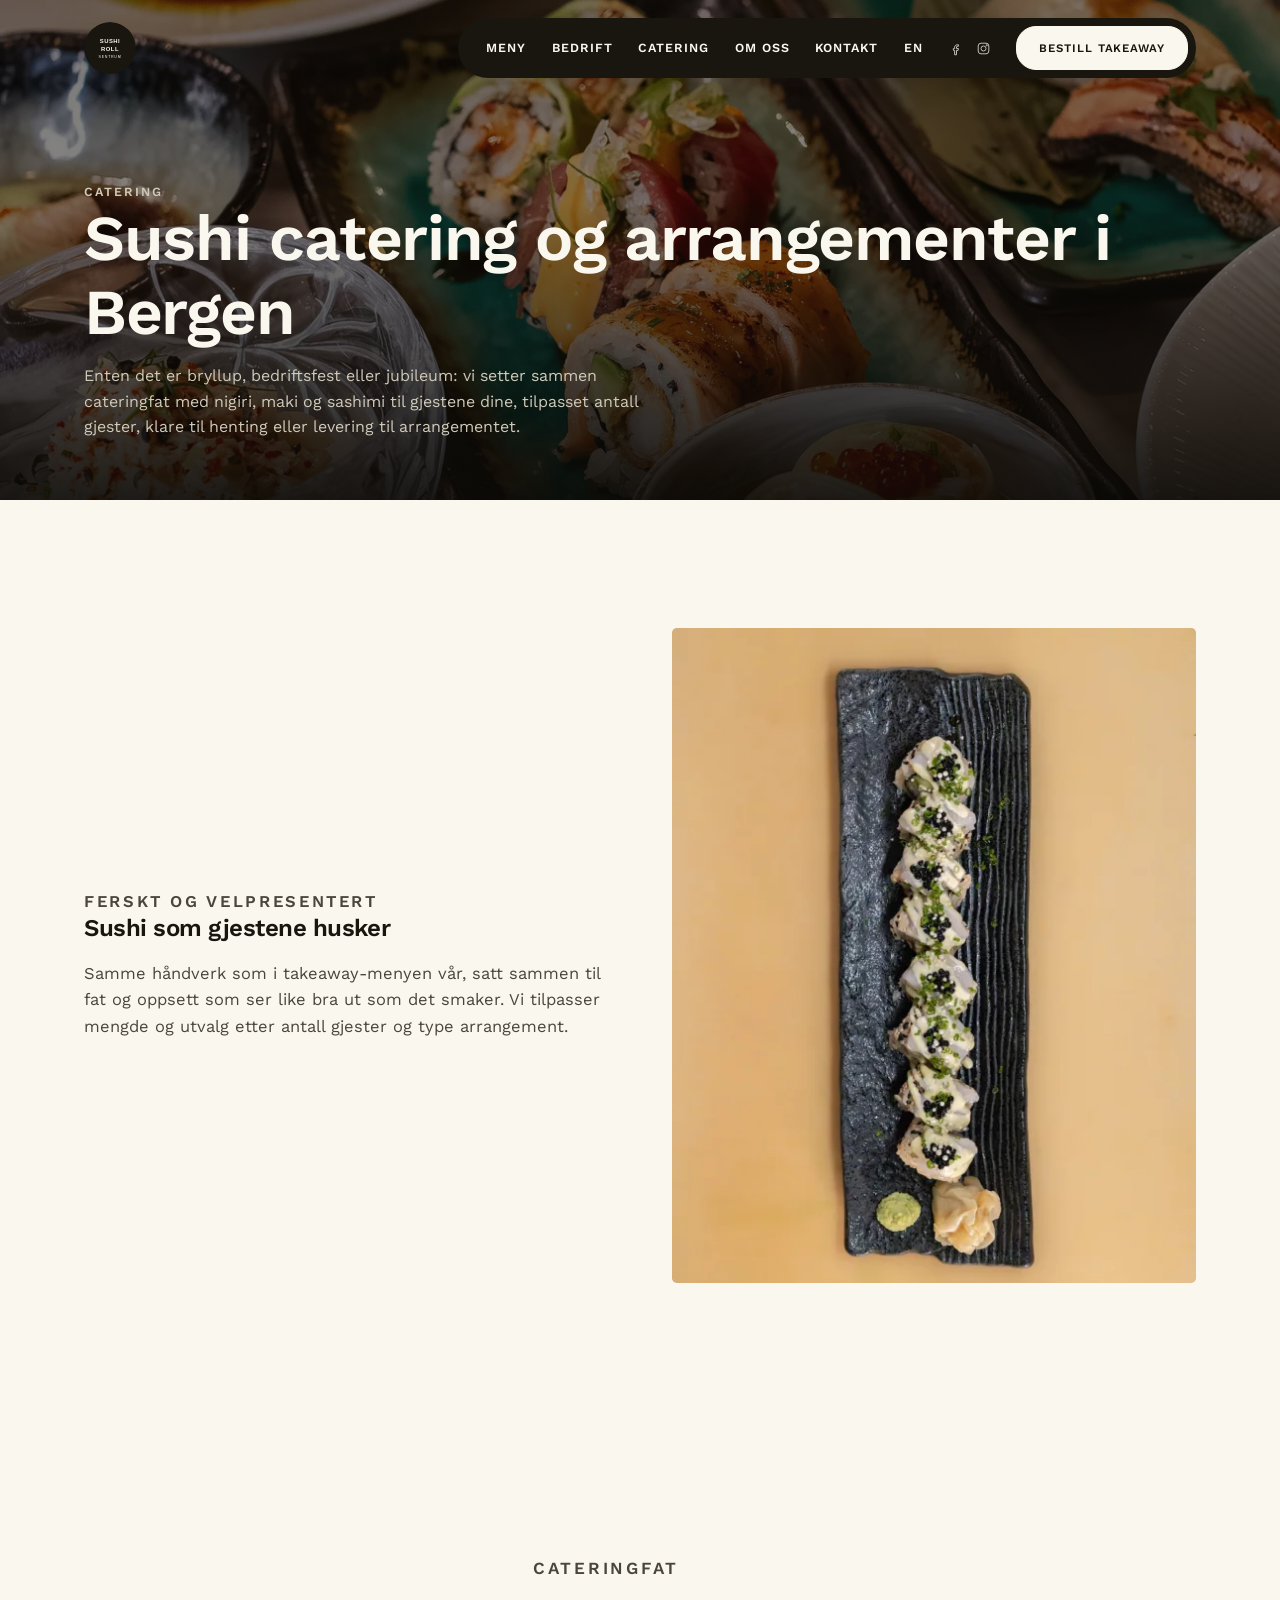
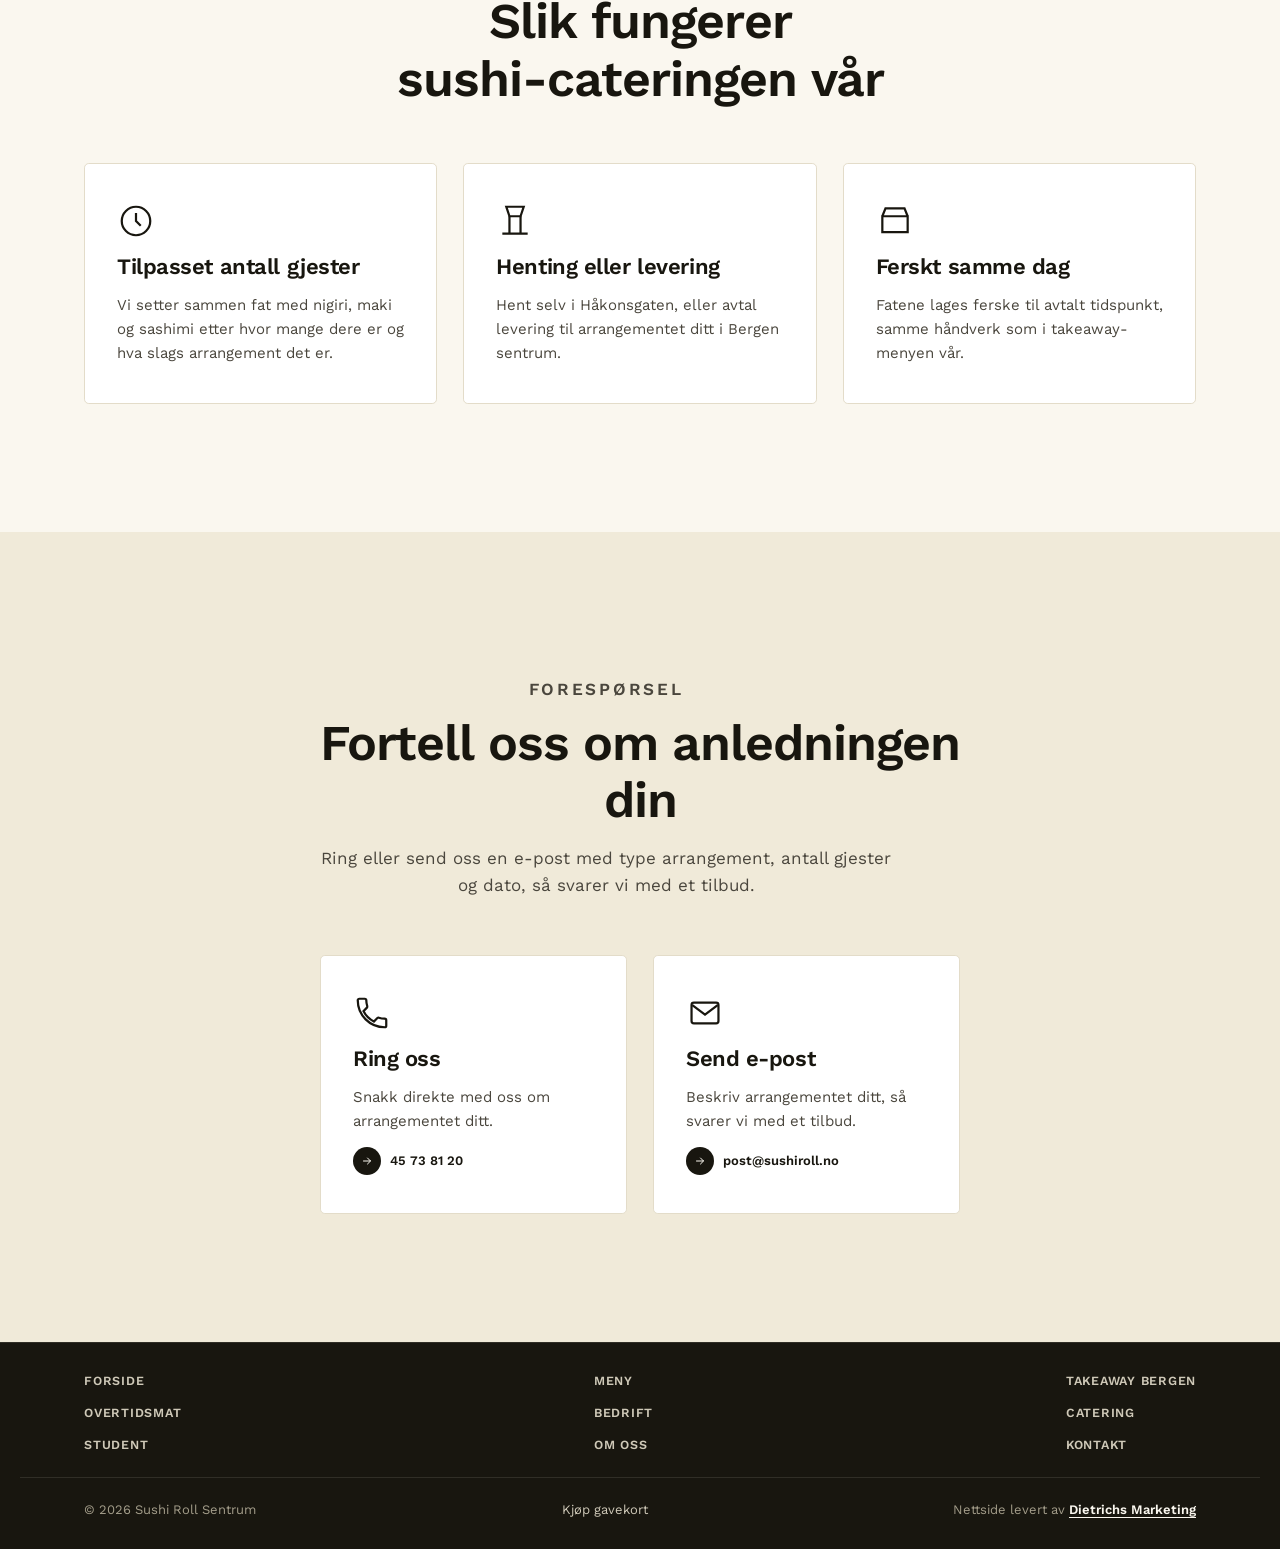
<file: catering-bergen/index.html>
<!DOCTYPE html>
<html lang="nb">
<head>
<!-- Google Tag Manager -->
<script>(function(w,d,s,l,i){w[l]=w[l]||[];w[l].push({'gtm.start':
new Date().getTime(),event:'gtm.js'});var f=d.getElementsByTagName(s)[0],
j=d.createElement(s),dl=l!='dataLayer'?'&l='+l:'';j.async=true;j.src=
'https://www.googletagmanager.com/gtm.js?id='+i+dl;f.parentNode.insertBefore(j,f);
})(window,document,'script','dataLayer','GTM-P364MCJJ');</script>
<!-- End Google Tag Manager -->
<!-- Google tag (gtag.js) -->
<script async src="https://www.googletagmanager.com/gtag/js?id=GT-PLFJ6S7V"></script>
<script>
  window.dataLayer = window.dataLayer || [];
  function gtag(){dataLayer.push(arguments);}
  gtag('js', new Date());
  gtag('config', 'GT-PLFJ6S7V');
  gtag('config', 'G-C80LC5GGZ7');
</script>
<meta charset="UTF-8">
<meta name="viewport" content="width=device-width, initial-scale=1">
<title>Sushi catering Bergen. Sushi Roll Sentrum</title>
<meta name="description" content="Sushi catering til arrangementer i Bergen fra Sushi Roll Sentrum: cateringfat med nigiri, maki og sashimi, tilpasset antall gjester, klare til henting eller levering til bryllup, jubileum og bedriftsfest.">
<link rel="canonical" href="https://sushiroll.no/catering-bergen/">
<meta property="og:title" content="Sushi catering og arrangementer i Bergen">
<meta property="og:description" content="Cateringfat tilpasset ditt arrangement i Bergen, klare til henting eller levering.">
<meta property="og:type" content="website">
<meta property="og:image" content="https://sushiroll.no/assets/images/hero-poster.jpg">
<meta property="og:url" content="https://sushiroll.no/catering-bergen/">
<meta property="og:locale" content="nb_NO">
<meta name="twitter:card" content="summary_large_image">
<meta name="theme-color" content="#18160f">
<link rel="icon" href="../assets/images/favicon.png" type="image/png">
<link rel="preload" as="font" type="font/woff2" href="../assets/fonts/WorkSans-600-latin.woff2" crossorigin>
<link rel="preload" as="font" type="font/woff2" href="../assets/fonts/WorkSans-400-latin.woff2" crossorigin>
<link rel="stylesheet" href="../style.css">
</head>
<body class="no-hero">
<!-- Google Tag Manager (noscript) -->
<noscript><iframe src="https://www.googletagmanager.com/ns.html?id=GTM-P364MCJJ"
height="0" width="0" style="display:none;visibility:hidden"></iframe></noscript>
<!-- End Google Tag Manager (noscript) -->
<!-- SPORING: sett inn GTM noscript-iframe her ved lansering på ekte domene, se SPORING-KILDE.md -->

<div class="scrim" id="scrim"></div>

<header class="site-header" id="siteHeader">
  <div class="container">
    <a href="../" class="brand" aria-label="Sushi Roll Sentrum, til forsiden">
      <img src="../assets/images/logo.svg" alt="Sushi Roll Sentrum" width="150" height="148">
    </a>
    <div class="nav-pill">
      <nav class="main-nav" aria-label="Hovedmeny">
        <a href="../meny/">Meny</a>
        <a href="../bedrift/">Bedrift</a>
        <a href="./">Catering</a>
        <a href="../om-oss/">Om oss</a>
        <a href="../kontakt/">Kontakt</a>
        <a href="../en/" lang="en" hreflang="en">EN</a>
      </nav>
      <div class="header-social">
        <a href="https://www.facebook.com/Sushirollsandviken" target="_blank" rel="noopener" aria-label="Sushi Roll på Facebook">
          <svg viewBox="0 0 24 24" fill="none" stroke="currentColor" stroke-width="1.6"><path d="M15 8.5h-2c-.55 0-1 .45-1 1V12h3l-.4 3h-2.6v7h-3v-7H7v-3h2v-2.2C9 7.9 10.6 6 13.2 6H15v2.5Z"/></svg>
        </a>
        <a href="https://www.instagram.com/sushirollsandviken/" target="_blank" rel="noopener" aria-label="Sushi Roll på Instagram">
          <svg viewBox="0 0 24 24" fill="none" stroke="currentColor" stroke-width="1.6"><rect x="3.5" y="3.5" width="17" height="17" rx="4.5"/><circle cx="12" cy="12" r="4"/><circle cx="17.2" cy="6.8" r="1"/></svg>
        </a>
      </div>
      <a class="btn btn--sm nav-cta" href="https://order.gastroplanner.no/s/sushirollsentrum" target="_blank" rel="noopener" data-event="bestill-klikk" data-kanal="takeaway">Bestill TakeAway</a>
    </div>
  </div>
</header>

<nav class="mobile-tabbar" aria-label="Hurtighandlinger" id="mobileTabbar">
  <a class="mobile-tabbar-item is-primary" href="https://order.gastroplanner.no/s/sushirollsentrum" target="_blank" rel="noopener" data-event="bestill-klikk" data-kanal="takeaway">
    <svg viewBox="0 0 24 24" fill="none" stroke="currentColor" stroke-width="1.4"><path d="M6 8h12l-1 12.5a1.5 1.5 0 0 1-1.5 1.5h-7a1.5 1.5 0 0 1-1.5-1.5L6 8Z"/><path d="M9 8V6a3 3 0 0 1 6 0v2"/></svg>
    <span>Bestill</span>
  </a>
  <button type="button" class="mobile-tabbar-item" id="tabbarOrderTrigger" aria-haspopup="true" aria-expanded="false" aria-controls="tabbarOrderMenu">
    <svg viewBox="0 0 24 24" fill="none" stroke="currentColor" stroke-width="1.4"><circle cx="6" cy="18" r="2.4"/><circle cx="17" cy="18" r="2.4"/><path d="M6 18V9.5h3.5L15 15.5h2M9.5 9.5 12 6h3l2.5 4"/></svg>
    <span>Levering</span>
  </button>
  <button class="mobile-tabbar-item" id="hamburgerBtn" aria-label="Åpne meny" aria-expanded="false" aria-controls="mobileMenu">
    <svg viewBox="0 0 24 24" fill="none" stroke="currentColor" stroke-width="2" stroke-linecap="round"><path d="M4 7h16M4 12h16M4 17h16"/></svg>
    <span>Meny</span>
  </button>
  <div class="tabbar-order-menu" id="tabbarOrderMenu">
    <a href="https://wolt.com/nb/nor/bergen/restaurant/sushi-roll-sentrum" target="_blank" rel="noopener" data-event="klikk-til-wolt">Wolt</a>
    <a href="https://www.foodora.no/restaurant/n24h/sushi-roll-sentrum" target="_blank" rel="noopener" data-event="klikk-til-foodora">Foodora</a>
  </div>
</nav>

<div class="mobile-menu" id="mobileMenu">
  <div class="mobile-menu-top">
    <button class="mobile-close" id="mobileCloseBtn" aria-label="Lukk meny">
      <svg viewBox="0 0 24 24" fill="none" stroke="currentColor" stroke-width="1.8" width="18" height="18"><path d="M5 5l14 14M19 5 5 19"/></svg>
    </button>
  </div>
  <nav aria-label="Mobilmeny">
    <a href="../meny/">Meny</a>
    <a href="../takeaway-bergen/">Takeaway Bergen</a>
    <a href="../overtidsmat-bergen/">Overtidsmat</a>
    <a href="../bedrift/">Bedrift</a>
    <a href="./">Catering</a>
    <a href="../student/">Student</a>
    <a href="../om-oss/">Om oss</a>
    <a href="../kontakt/">Kontakt</a>
    <a href="../en/" lang="en" hreflang="en">English</a>
  </nav>
  <div class="btn-row">
    <a class="btn btn--on-dark" href="https://order.gastroplanner.no/s/sushirollsentrum" target="_blank" rel="noopener" data-event="bestill-klikk" data-kanal="takeaway">Bestill TakeAway</a>
    <a class="btn btn--ghost-on-dark" href="https://wolt.com/nb/nor/bergen/restaurant/sushi-roll-sentrum" target="_blank" rel="noopener" data-event="klikk-til-wolt">Bestill på Wolt</a>
    <a class="btn btn--ghost-on-dark" href="https://www.foodora.no/restaurant/n24h/sushi-roll-sentrum" target="_blank" rel="noopener" data-event="klikk-til-foodora">Bestill på Foodora</a>
    <a class="btn btn--ghost-on-dark" href="https://givn.no/shop/sushi-roll" target="_blank" rel="noopener">Kjøp gavekort</a>
  </div>
  <div class="mobile-social">
    <a href="https://www.facebook.com/Sushirollsandviken" target="_blank" rel="noopener" aria-label="Facebook">
      <svg viewBox="0 0 24 24" fill="none" stroke="currentColor" stroke-width="1.6"><path d="M15 8.5h-2c-.55 0-1 .45-1 1V12h3l-.4 3h-2.6v7h-3v-7H7v-3h2v-2.2C9 7.9 10.6 6 13.2 6H15v2.5Z"/></svg>
    </a>
    <a href="https://www.instagram.com/sushirollsandviken/" target="_blank" rel="noopener" aria-label="Instagram">
      <svg viewBox="0 0 24 24" fill="none" stroke="currentColor" stroke-width="1.6"><rect x="3.5" y="3.5" width="17" height="17" rx="4.5"/><circle cx="12" cy="12" r="4"/><circle cx="17.2" cy="6.8" r="1"/></svg>
    </a>
  </div>
</div>

<section class="menu-hero menu-hero--photo" style="background-image:url('../assets/images/plate-table-spread.webp')">
  <div class="container">
    <p class="eyebrow">Catering</p>
    <h1 class="headline">Sushi catering og arrangementer i Bergen</h1>
    <p>Enten det er bryllup, bedriftsfest eller jubileum: vi setter sammen cateringfat med nigiri, maki og sashimi til gjestene dine, tilpasset antall gjester, klare til henting eller levering til arrangementet.</p>
  </div>
</section>

<section class="section" id="catering-bilde">
  <div class="container">
    <div class="split reverse">
      <div class="split-media reveal"><img src="../assets/images/dish-04.webp" alt="Sushirull servert til arrangement" loading="lazy" width="529" height="705"></div>
      <div class="split-copy reveal">
        <p class="eyebrow">Ferskt og velpresentert</p>
        <h2 class="headline">Sushi som gjestene husker</h2>
        <p>Samme håndverk som i takeaway-menyen vår, satt sammen til fat og oppsett som ser like bra ut som det smaker. Vi tilpasser mengde og utvalg etter antall gjester og type arrangement.</p>
      </div>
    </div>
  </div>
</section>

<section class="section">
  <div class="container">
    <div class="section-head center">
      <p class="eyebrow reveal">Cateringfat</p>
      <h2 class="headline">Slik fungerer sushi-cateringen vår</h2>
    </div>
    <div class="action-grid">
      <div class="action-card reveal">
        <svg class="icon" viewBox="0 0 24 24" fill="none" stroke="currentColor" stroke-width="1.4"><circle cx="12" cy="12" r="9"/><path d="M12 7v5l3 3"/></svg>
        <h3>Tilpasset antall gjester</h3>
        <p>Vi setter sammen fat med nigiri, maki og sashimi etter hvor mange dere er og hva slags arrangement det er.</p>
      </div>
      <div class="action-card reveal">
        <svg class="icon" viewBox="0 0 24 24" fill="none" stroke="currentColor" stroke-width="1.4"><path d="M6.5 3h11l-2 6h-7l-2-6Z"/><path d="M8.5 9v11M15.5 9v11M4 20h16"/></svg>
        <h3>Henting eller levering</h3>
        <p>Hent selv i Håkonsgaten, eller avtal levering til arrangementet ditt i Bergen sentrum.</p>
      </div>
      <div class="action-card reveal">
        <svg class="icon" viewBox="0 0 24 24" fill="none" stroke="currentColor" stroke-width="1.4"><path d="M4 9h16v10H4zM4 9l2-5h12l2 5"/></svg>
        <h3>Ferskt samme dag</h3>
        <p>Fatene lages ferske til avtalt tidspunkt, samme håndverk som i takeaway-menyen vår.</p>
      </div>
    </div>
  </div>
</section>

<section class="section section--alt" id="forespor">
  <div class="container">
    <div class="section-head center">
      <p class="eyebrow reveal">Forespørsel</p>
      <h2 class="headline">Fortell oss om anledningen din</h2>
      <p class="reveal">Ring eller send oss en e-post med type arrangement, antall gjester og dato, så svarer vi med et tilbud.</p>
    </div>
    <div class="action-grid action-grid--2col">
      <div class="action-card reveal">
        <svg class="icon" viewBox="0 0 24 24" fill="none" stroke="currentColor" stroke-width="1.4"><path d="M6.6 10.8c1.4 2.8 3.8 5.2 6.6 6.6l2.2-2.2c.3-.3.7-.4 1-.2 1.1.4 2.3.6 3.6.6.6 0 1 .4 1 1V20c0 .6-.4 1-1 1C10.6 21 3 13.4 3 4c0-.6.4-1 1-1h3.4c.6 0 1 .4 1 1 0 1.3.2 2.5.6 3.6.1.4 0 .8-.2 1L6.6 10.8Z"/></svg>
        <h3>Ring oss</h3>
        <p>Snakk direkte med oss om arrangementet ditt.</p>
        <a class="arrow-link arrow-link--sm" href="tel:+4745738120" data-event="telefon-klikk">
          <span class="arrow-circle"><svg viewBox="0 0 24 24" fill="none" stroke="currentColor" stroke-width="2" stroke-linecap="round" stroke-linejoin="round"><path d="M5 12h14M13 6l6 6-6 6"/></svg></span>
          45 73 81 20
        </a>
      </div>
      <div class="action-card reveal">
        <svg class="icon" viewBox="0 0 24 24" fill="none" stroke="currentColor" stroke-width="1.4"><rect x="3.5" y="5.5" width="17" height="13" rx="1.5"/><path d="M4 7l8 6 8-6"/></svg>
        <h3>Send e-post</h3>
        <p>Beskriv arrangementet ditt, så svarer vi med et tilbud.</p>
        <a class="arrow-link arrow-link--sm" href="mailto:post@sushiroll.no?subject=Foresp%C3%B8rsel%20catering" data-event="cateringforesporsel">
          <span class="arrow-circle"><svg viewBox="0 0 24 24" fill="none" stroke="currentColor" stroke-width="2" stroke-linecap="round" stroke-linejoin="round"><path d="M5 12h14M13 6l6 6-6 6"/></svg></span>
          post@sushiroll.no
        </a>
      </div>
    </div>
  </div>
</section>

<footer class="site-footer">
  <div class="container footer-links" aria-label="Sidekart">
    <a href="../">Forside</a>
    <a href="../meny/">Meny</a>
    <a href="../takeaway-bergen/">Takeaway Bergen</a>
    <a href="../overtidsmat-bergen/">Overtidsmat</a>
    <a href="../bedrift/">Bedrift</a>
    <a href="./">Catering</a>
    <a href="../student/">Student</a>
    <a href="../om-oss/">Om oss</a>
    <a href="../kontakt/">Kontakt</a>
  </div>
  <div class="container">
    <p>© <span id="year"></span> Sushi Roll Sentrum</p>
    <p><a href="https://givn.no/shop/sushi-roll" target="_blank" rel="noopener">Kjøp gavekort</a></p>
    <p>Nettside levert av <a href="https://dmarketing.no" target="_blank" rel="noopener">Dietrichs Marketing</a></p>
  </div>
</footer>

<script src="../app.js"></script>
</body>
</html>
</file>
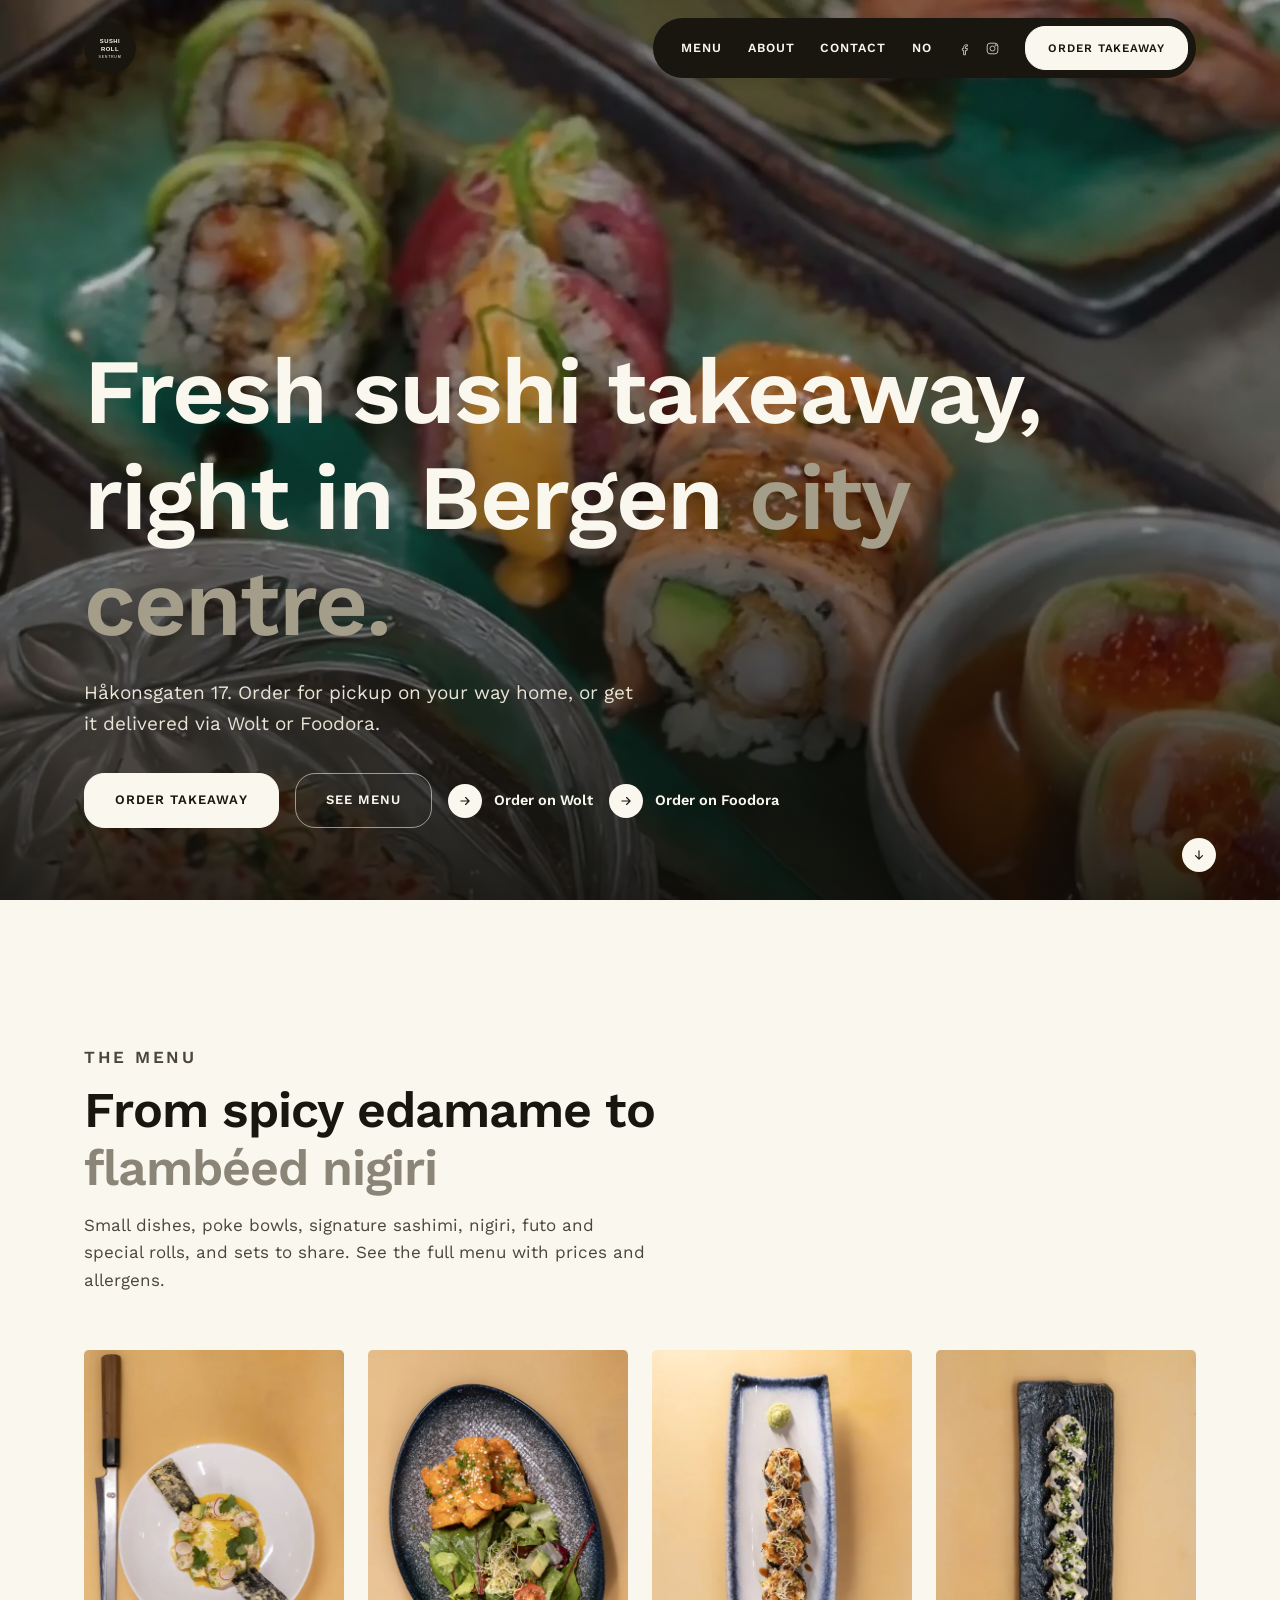
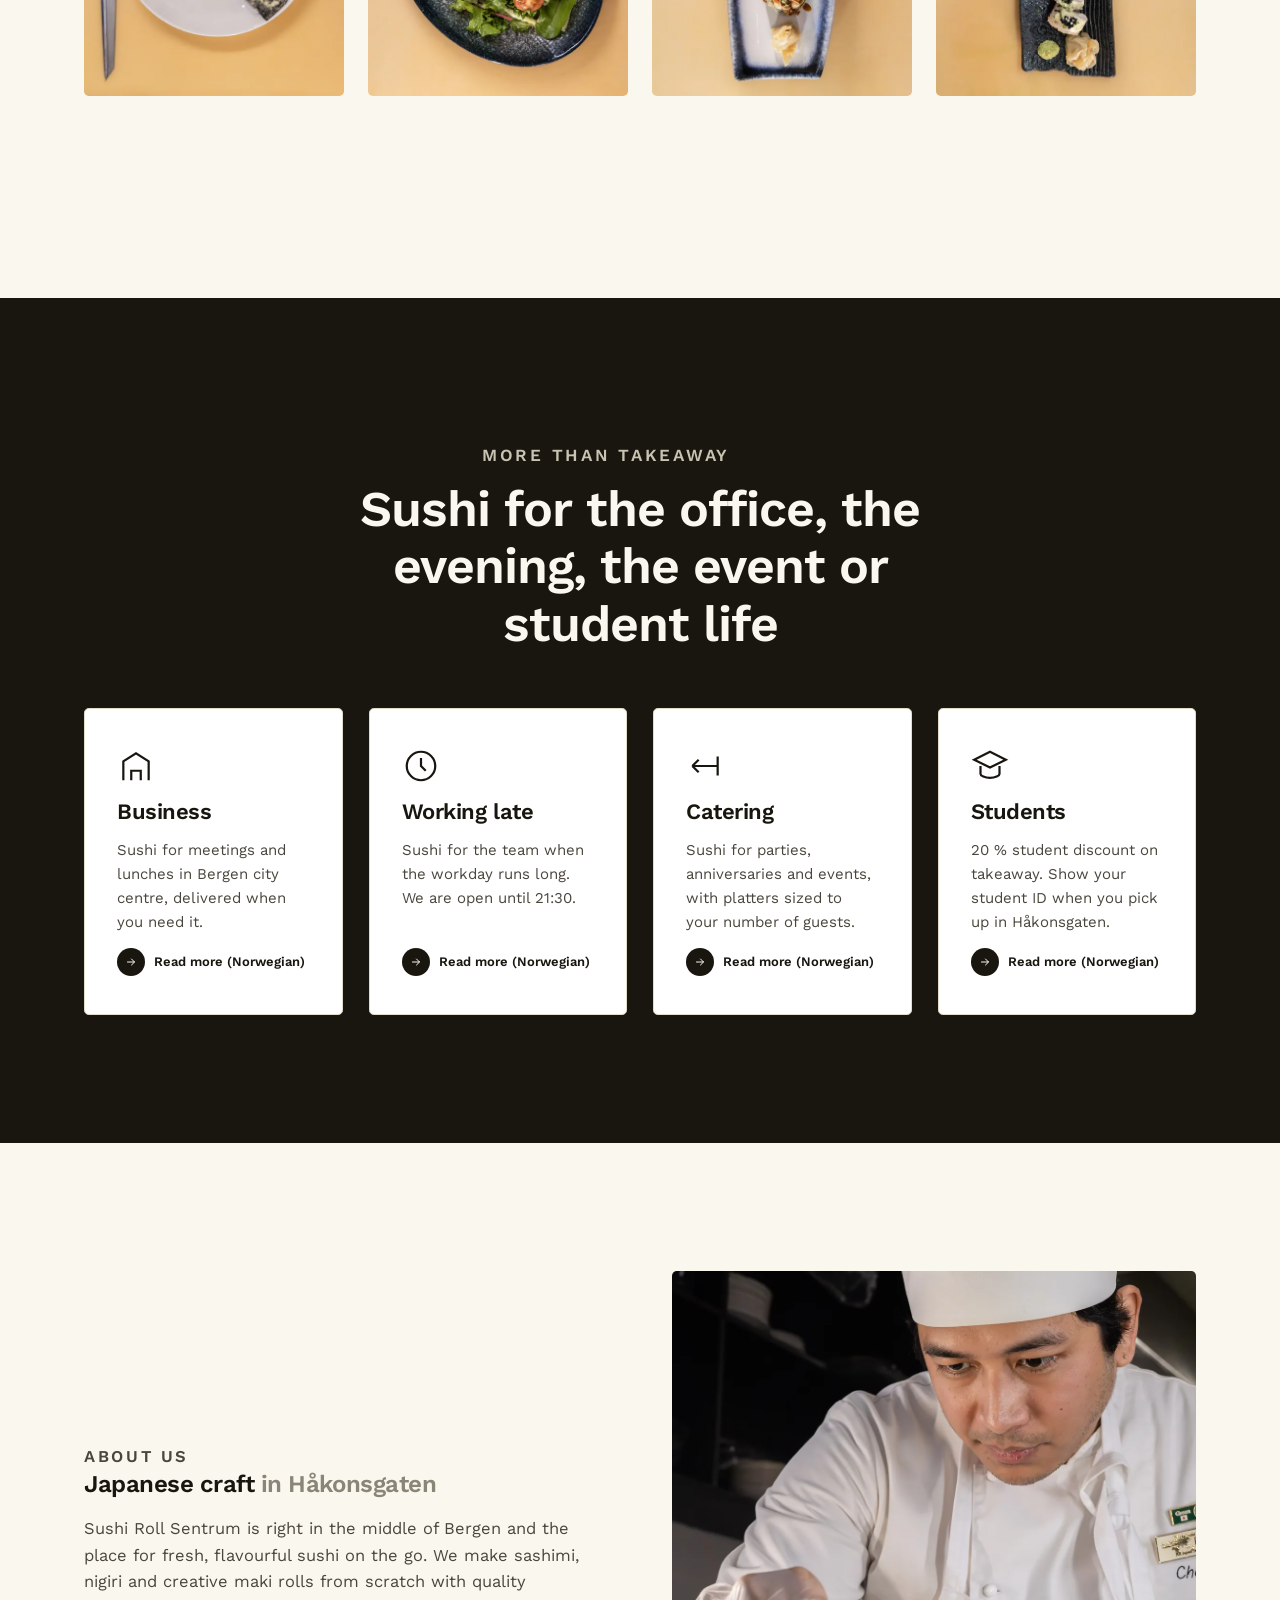
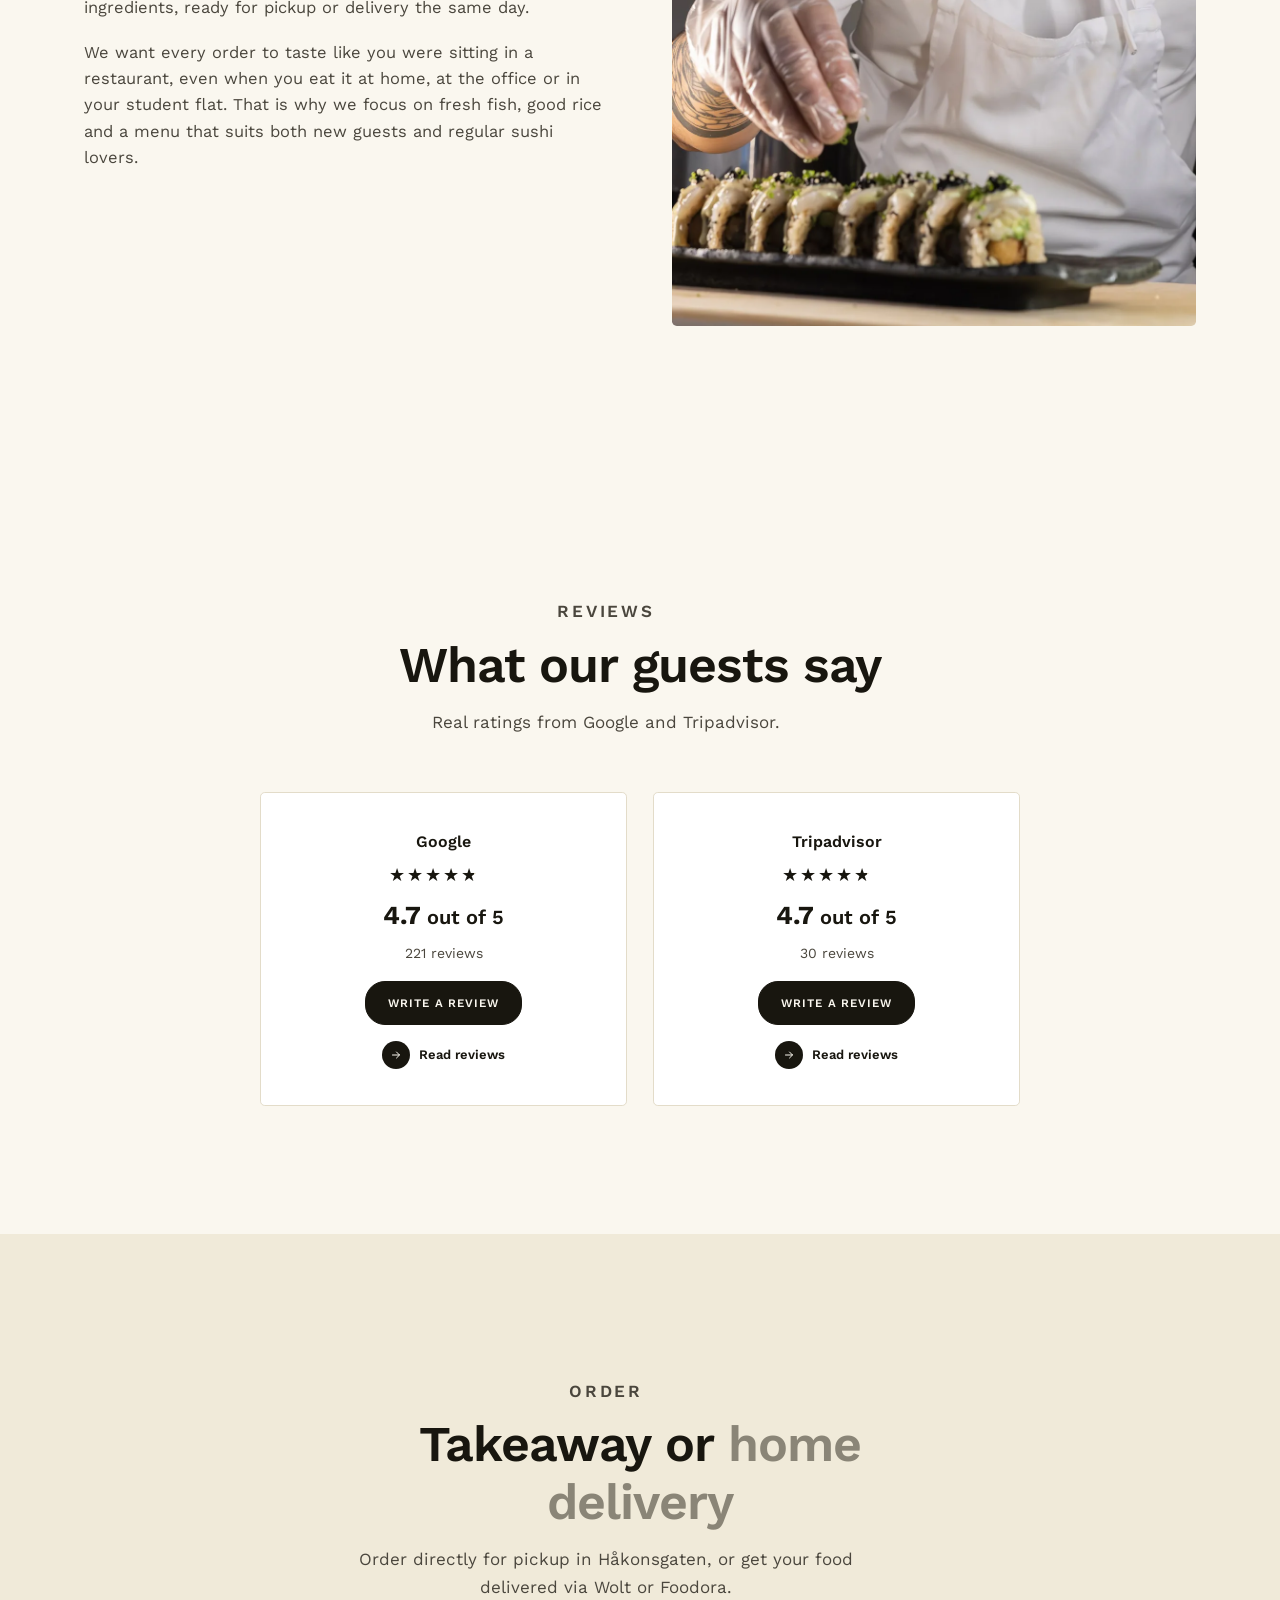
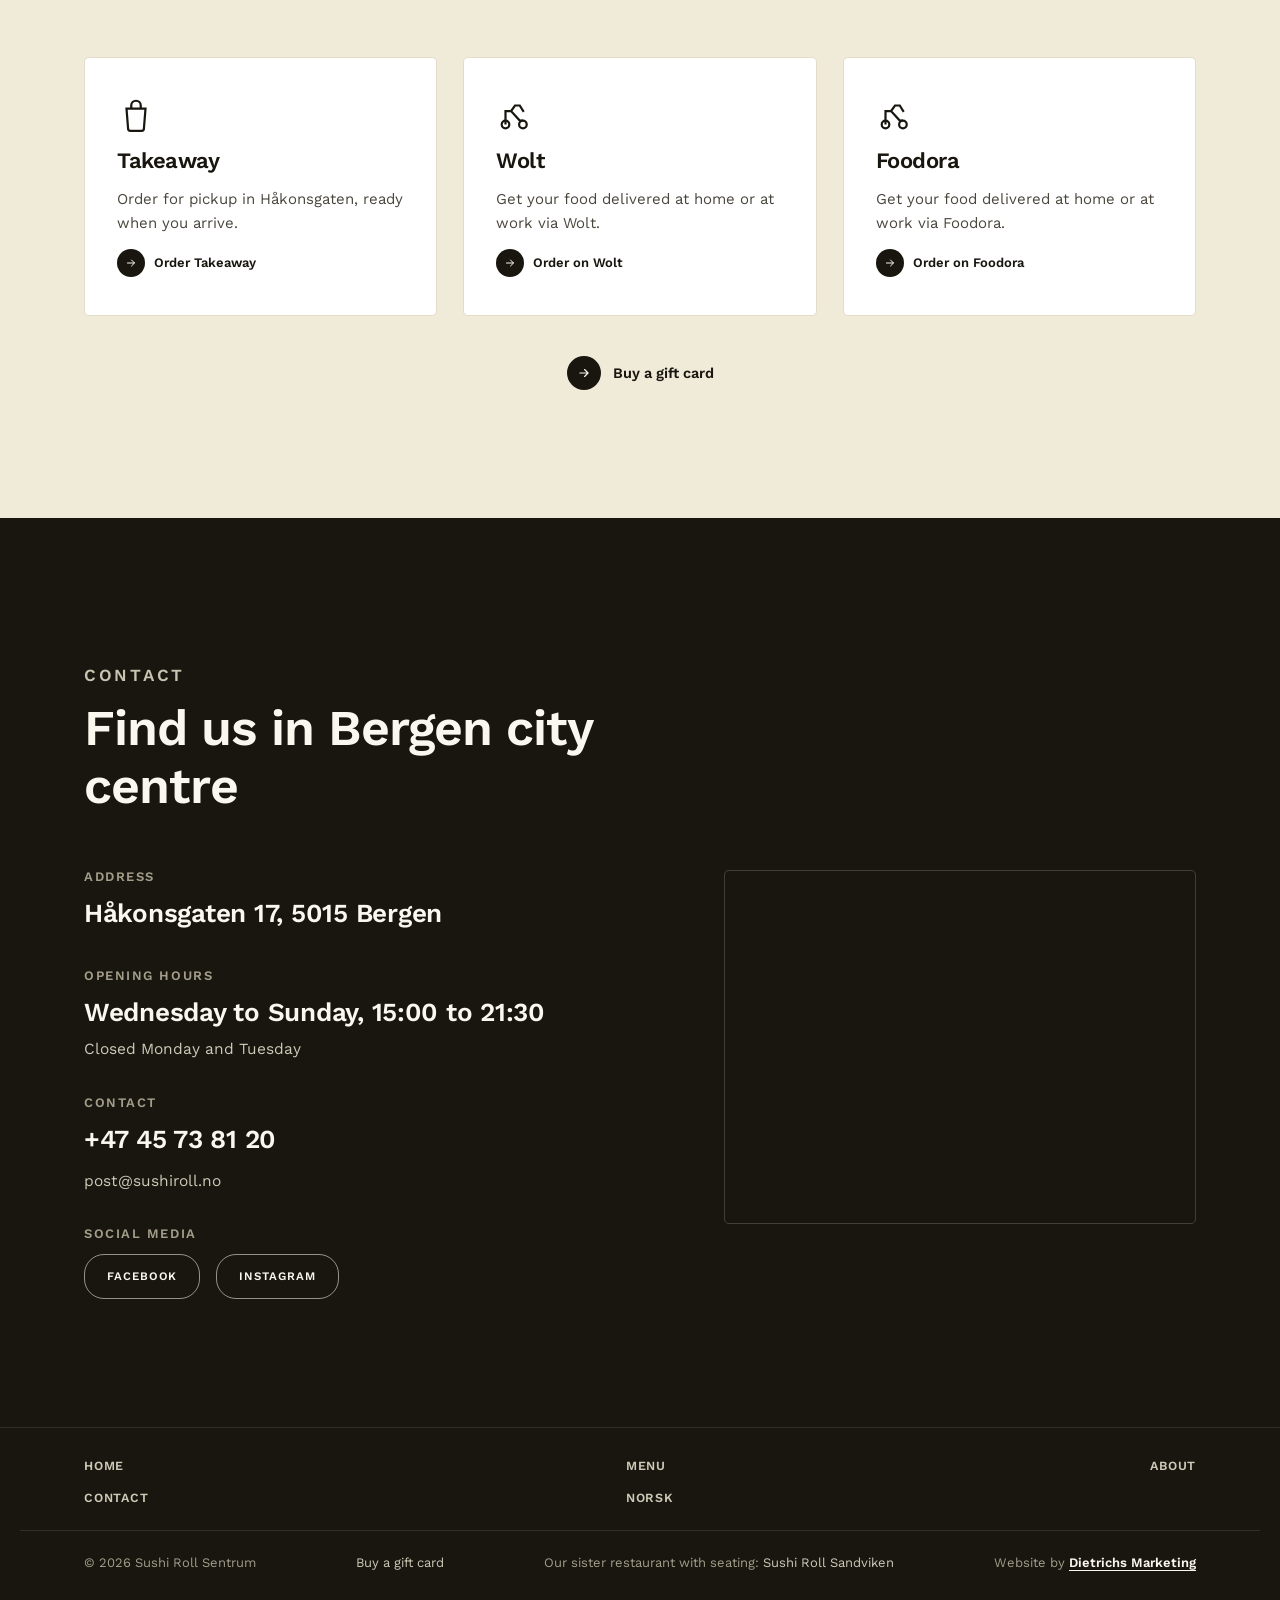
<file: en/index.html>
<!DOCTYPE html>
<html lang="en">
<head>
<!-- Google Tag Manager -->
<script>(function(w,d,s,l,i){w[l]=w[l]||[];w[l].push({'gtm.start':
new Date().getTime(),event:'gtm.js'});var f=d.getElementsByTagName(s)[0],
j=d.createElement(s),dl=l!='dataLayer'?'&l='+l:'';j.async=true;j.src=
'https://www.googletagmanager.com/gtm.js?id='+i+dl;f.parentNode.insertBefore(j,f);
})(window,document,'script','dataLayer','GTM-P364MCJJ');</script>
<!-- End Google Tag Manager -->
<!-- Google tag (gtag.js) -->
<script async src="https://www.googletagmanager.com/gtag/js?id=GT-PLFJ6S7V"></script>
<script>
  window.dataLayer = window.dataLayer || [];
  function gtag(){dataLayer.push(arguments);}
  gtag('js', new Date());
  gtag('config', 'GT-PLFJ6S7V');
  gtag('config', 'G-C80LC5GGZ7');
</script>
<meta charset="UTF-8">
<meta name="viewport" content="width=device-width, initial-scale=1">
<title>Sushi takeaway in Bergen city centre. Sushi Roll Sentrum</title>
<meta name="description" content="Sushi Roll Sentrum at Håkonsgaten 17, Bergen city centre. Fresh sushi takeaway, poke bowls and sashimi. Order for pickup or get it delivered via Wolt and Foodora.">
<link rel="canonical" href="https://sushiroll.no/en/">
<link rel="alternate" hreflang="nb" href="https://sushiroll.no/">
<link rel="alternate" hreflang="en" href="https://sushiroll.no/en/">
<link rel="alternate" hreflang="x-default" href="https://sushiroll.no/">
<meta property="og:title" content="Sushi Roll Sentrum. Sushi takeaway in Bergen city centre">
<meta property="og:description" content="Fresh sushi takeaway at Håkonsgaten 17, Bergen city centre. Order for pickup or get it delivered via Wolt and Foodora.">
<meta property="og:type" content="restaurant">
<meta property="og:image" content="https://sushiroll.no/assets/images/hero-poster.jpg">
<meta property="og:url" content="https://sushiroll.no/en/">
<meta property="og:locale" content="en_GB">
<meta property="og:locale:alternate" content="nb_NO">
<meta name="twitter:card" content="summary_large_image">
<meta name="theme-color" content="#18160f">
<link rel="icon" href="../assets/images/favicon.png" type="image/png">
<link rel="preload" as="font" type="font/woff2" href="../assets/fonts/WorkSans-600-latin.woff2" crossorigin>
<link rel="preload" as="font" type="font/woff2" href="../assets/fonts/WorkSans-400-latin.woff2" crossorigin>
<link rel="stylesheet" href="../style.css">
<script type="application/ld+json">
{
  "@context": "https://schema.org",
  "@type": "Restaurant",
  "name": "Sushi Roll Sentrum",
  "image": "https://sushiroll.no/assets/images/hero-poster.jpg",
  "url": "https://sushiroll.no/en/",
  "telephone": "+4745738120",
  "email": "post@sushiroll.no",
  "priceRange": "200-300 NOK",
  "servesCuisine": ["Japanese", "Sushi"],
  "address": {
    "@type": "PostalAddress",
    "streetAddress": "Håkonsgaten 17",
    "postalCode": "5015",
    "addressLocality": "Bergen",
    "addressCountry": "NO"
  },
  "geo": {
    "@type": "GeoCoordinates",
    "latitude": 60.3904313,
    "longitude": 5.3195071
  },
  "hasMenu": "https://sushiroll.no/en/menu/",
  "openingHoursSpecification": [
    {
      "@type": "OpeningHoursSpecification",
      "dayOfWeek": ["Wednesday","Thursday","Friday","Saturday","Sunday"],
      "opens": "15:00",
      "closes": "21:30"
    }
  ],
  "sameAs": [
    "https://www.facebook.com/Sushirollsandviken",
    "https://www.instagram.com/sushirollsandviken/"
  ]
}
</script>
</head>
<body>
<!-- Google Tag Manager (noscript) -->
<noscript><iframe src="https://www.googletagmanager.com/ns.html?id=GTM-P364MCJJ"
height="0" width="0" style="display:none;visibility:hidden"></iframe></noscript>
<!-- End Google Tag Manager (noscript) -->

<div class="scrim" id="scrim"></div>

<header class="site-header" id="siteHeader">
  <div class="container">
    <a href="./" class="brand" aria-label="Sushi Roll Sentrum, home">
      <img src="../assets/images/logo.svg" alt="Sushi Roll Sentrum" width="150" height="148">
    </a>
    <div class="nav-pill">
      <nav class="main-nav" aria-label="Main menu">
        <a href="menu/">Menu</a>
        <a href="#about">About</a>
        <a href="#contact">Contact</a>
        <a href="../" lang="nb" hreflang="nb">NO</a>
      </nav>
      <div class="header-social">
        <a href="https://www.facebook.com/Sushirollsandviken" target="_blank" rel="noopener" aria-label="Sushi Roll on Facebook">
          <svg viewBox="0 0 24 24" fill="none" stroke="currentColor" stroke-width="1.6"><path d="M15 8.5h-2c-.55 0-1 .45-1 1V12h3l-.4 3h-2.6v7h-3v-7H7v-3h2v-2.2C9 7.9 10.6 6 13.2 6H15v2.5Z"/></svg>
        </a>
        <a href="https://www.instagram.com/sushirollsandviken/" target="_blank" rel="noopener" aria-label="Sushi Roll on Instagram">
          <svg viewBox="0 0 24 24" fill="none" stroke="currentColor" stroke-width="1.6"><rect x="3.5" y="3.5" width="17" height="17" rx="4.5"/><circle cx="12" cy="12" r="4"/><circle cx="17.2" cy="6.8" r="1"/></svg>
        </a>
      </div>
      <a class="btn btn--sm nav-cta" href="https://order.gastroplanner.no/s/sushirollsentrum" target="_blank" rel="noopener" data-event="bestill-klikk" data-kanal="takeaway">Order Takeaway</a>
    </div>
  </div>
</header>

<nav class="mobile-tabbar" aria-label="Quick actions" id="mobileTabbar">
  <a class="mobile-tabbar-item is-primary" href="https://order.gastroplanner.no/s/sushirollsentrum" target="_blank" rel="noopener" data-event="bestill-klikk" data-kanal="takeaway">
    <svg viewBox="0 0 24 24" fill="none" stroke="currentColor" stroke-width="1.4"><path d="M6 8h12l-1 12.5a1.5 1.5 0 0 1-1.5 1.5h-7a1.5 1.5 0 0 1-1.5-1.5L6 8Z"/><path d="M9 8V6a3 3 0 0 1 6 0v2"/></svg>
    <span>Order</span>
  </a>
  <button type="button" class="mobile-tabbar-item" id="tabbarOrderTrigger" aria-haspopup="true" aria-expanded="false" aria-controls="tabbarOrderMenu">
    <svg viewBox="0 0 24 24" fill="none" stroke="currentColor" stroke-width="1.4"><circle cx="6" cy="18" r="2.4"/><circle cx="17" cy="18" r="2.4"/><path d="M6 18V9.5h3.5L15 15.5h2M9.5 9.5 12 6h3l2.5 4"/></svg>
    <span>Delivery</span>
  </button>
  <button class="mobile-tabbar-item" id="hamburgerBtn" aria-label="Open menu" aria-expanded="false" aria-controls="mobileMenu">
    <svg viewBox="0 0 24 24" fill="none" stroke="currentColor" stroke-width="2" stroke-linecap="round"><path d="M4 7h16M4 12h16M4 17h16"/></svg>
    <span>Menu</span>
  </button>
  <div class="tabbar-order-menu" id="tabbarOrderMenu">
    <a href="https://wolt.com/en/nor/bergen/restaurant/sushi-roll-sentrum" target="_blank" rel="noopener" data-event="klikk-til-wolt">Wolt</a>
    <a href="https://www.foodora.no/restaurant/n24h/sushi-roll-sentrum" target="_blank" rel="noopener" data-event="klikk-til-foodora">Foodora</a>
  </div>
</nav>

<div class="mobile-menu" id="mobileMenu">
  <div class="mobile-menu-top">
    <button class="mobile-close" id="mobileCloseBtn" aria-label="Close menu">
      <svg viewBox="0 0 24 24" fill="none" stroke="currentColor" stroke-width="1.8" width="18" height="18"><path d="M5 5l14 14M19 5 5 19"/></svg>
    </button>
  </div>
  <nav aria-label="Mobile menu">
    <a href="menu/">Menu</a>
    <a href="#more">Business &amp; catering</a>
    <a href="#about">About</a>
    <a href="#contact">Contact</a>
    <a href="../" lang="nb" hreflang="nb">Norsk</a>
  </nav>
  <div class="btn-row">
    <a class="btn btn--on-dark" href="https://order.gastroplanner.no/s/sushirollsentrum" target="_blank" rel="noopener" data-event="bestill-klikk" data-kanal="takeaway">Order Takeaway</a>
    <a class="btn btn--ghost-on-dark" href="https://wolt.com/en/nor/bergen/restaurant/sushi-roll-sentrum" target="_blank" rel="noopener" data-event="klikk-til-wolt">Order on Wolt</a>
    <a class="btn btn--ghost-on-dark" href="https://www.foodora.no/restaurant/n24h/sushi-roll-sentrum" target="_blank" rel="noopener" data-event="klikk-til-foodora">Order on Foodora</a>
    <a class="btn btn--ghost-on-dark" href="https://givn.no/shop/sushi-roll" target="_blank" rel="noopener">Buy a gift card</a>
  </div>
  <div class="mobile-social">
    <a href="https://www.facebook.com/Sushirollsandviken" target="_blank" rel="noopener" aria-label="Facebook">
      <svg viewBox="0 0 24 24" fill="none" stroke="currentColor" stroke-width="1.6"><path d="M15 8.5h-2c-.55 0-1 .45-1 1V12h3l-.4 3h-2.6v7h-3v-7H7v-3h2v-2.2C9 7.9 10.6 6 13.2 6H15v2.5Z"/></svg>
    </a>
    <a href="https://www.instagram.com/sushirollsandviken/" target="_blank" rel="noopener" aria-label="Instagram">
      <svg viewBox="0 0 24 24" fill="none" stroke="currentColor" stroke-width="1.6"><rect x="3.5" y="3.5" width="17" height="17" rx="4.5"/><circle cx="12" cy="12" r="4"/><circle cx="17.2" cy="6.8" r="1"/></svg>
    </a>
  </div>
</div>

<section class="hero" id="hero">
  <div class="hero-media">
    <video autoplay muted loop playsinline preload="none" poster="../assets/images/hero-poster.webp">
      <source src="../assets/video/hero.mp4" type="video/mp4">
    </video>
  </div>
  <div class="hero-inner container">
    <h1 class="headline" data-muted="2">Fresh sushi takeaway, right in Bergen city centre.</h1>
    <p class="hero-lead reveal">Håkonsgaten 17. Order for pickup on your way home, or get it delivered via Wolt or Foodora.</p>
    <div class="btn-row reveal">
      <a class="btn btn--on-dark" href="https://order.gastroplanner.no/s/sushirollsentrum" target="_blank" rel="noopener" data-event="bestill-klikk" data-kanal="takeaway">Order Takeaway</a>
      <a class="btn btn--ghost-on-dark" href="menu/" data-event="menyvisning">See menu</a>
      <a class="arrow-link arrow-link--on-dark hero-order-desktop" href="https://wolt.com/en/nor/bergen/restaurant/sushi-roll-sentrum" target="_blank" rel="noopener" data-event="klikk-til-wolt">
        <span class="arrow-circle"><svg viewBox="0 0 24 24" fill="none" stroke="currentColor" stroke-width="2" stroke-linecap="round" stroke-linejoin="round"><path d="M5 12h14M13 6l6 6-6 6"/></svg></span>
        Order on Wolt
      </a>
      <a class="arrow-link arrow-link--on-dark hero-order-desktop" href="https://www.foodora.no/restaurant/n24h/sushi-roll-sentrum" target="_blank" rel="noopener" data-event="klikk-til-foodora">
        <span class="arrow-circle"><svg viewBox="0 0 24 24" fill="none" stroke="currentColor" stroke-width="2" stroke-linecap="round" stroke-linejoin="round"><path d="M5 12h14M13 6l6 6-6 6"/></svg></span>
        Order on Foodora
      </a>
    </div>
  </div>
  <a href="#menu-preview" class="hero-scroll arrow-link arrow-link--on-dark" aria-label="See more">
    <span class="arrow-circle"><svg viewBox="0 0 24 24" fill="none" stroke="currentColor" stroke-width="2" stroke-linecap="round" stroke-linejoin="round"><path d="M12 5v14M6 13l6 6 6-6"/></svg></span>
  </a>
</section>

<section class="section" id="menu-preview">
  <div class="container">
    <div class="section-head">
      <p class="eyebrow reveal">The menu</p>
      <h2 class="headline" data-muted="2">From spicy edamame to flambéed nigiri</h2>
      <p class="reveal">Small dishes, poke bowls, signature sashimi, nigiri, futo and special rolls, and sets to share. See the full menu with prices and allergens.</p>
    </div>
    <div class="dish-grid">
      <div class="dish-card reveal"><img src="../assets/images/dish-01.webp" alt="Dishes prepared at Sushi Roll Sentrum" loading="lazy" width="528" height="705"></div>
      <div class="dish-card reveal"><img src="../assets/images/dish-02.webp" alt="Dishes prepared at Sushi Roll Sentrum" loading="lazy" width="529" height="705"></div>
      <div class="dish-card reveal"><img src="../assets/images/dish-03.webp" alt="Sushi rolls at Sushi Roll Sentrum" loading="lazy" width="529" height="705"></div>
      <div class="dish-card reveal"><img src="../assets/images/dish-04.webp" alt="Sushi rolls at Sushi Roll Sentrum" loading="lazy" width="529" height="705"></div>
    </div>
    <div class="menu-cta reveal">
      <a class="arrow-link" href="menu/" data-event="menyvisning">
        <span class="arrow-circle"><svg viewBox="0 0 24 24" fill="none" stroke="currentColor" stroke-width="2" stroke-linecap="round" stroke-linejoin="round"><path d="M5 12h14M13 6l6 6-6 6"/></svg></span>
        See the full menu
      </a>
    </div>
  </div>
</section>

<section class="section section--ink" id="more">
  <div class="container">
    <div class="section-head center">
      <p class="eyebrow reveal">More than takeaway</p>
      <h2 class="headline">Sushi for the office, the evening, the event or student life</h2>
    </div>
    <div class="action-grid action-grid--4col">
      <div class="action-card reveal">
        <svg class="icon" viewBox="0 0 24 24" fill="none" stroke="currentColor" stroke-width="1.4"><path d="M4 21V9l8-5 8 5v12M9 21v-6h6v6"/></svg>
        <h3>Business</h3>
        <p>Sushi for meetings and lunches in Bergen city centre, delivered when you need it.</p>
        <a class="arrow-link arrow-link--sm" href="../bedrift/" lang="nb">
          <span class="arrow-circle"><svg viewBox="0 0 24 24" fill="none" stroke="currentColor" stroke-width="2" stroke-linecap="round" stroke-linejoin="round"><path d="M5 12h14M13 6l6 6-6 6"/></svg></span>
          Read more (Norwegian)
        </a>
      </div>
      <div class="action-card reveal">
        <svg class="icon" viewBox="0 0 24 24" fill="none" stroke="currentColor" stroke-width="1.4"><circle cx="12" cy="12" r="9"/><path d="M12 7v5l3 3"/></svg>
        <h3>Working late</h3>
        <p>Sushi for the team when the workday runs long. We are open until 21:30.</p>
        <a class="arrow-link arrow-link--sm" href="../overtidsmat-bergen/" lang="nb">
          <span class="arrow-circle"><svg viewBox="0 0 24 24" fill="none" stroke="currentColor" stroke-width="2" stroke-linecap="round" stroke-linejoin="round"><path d="M5 12h14M13 6l6 6-6 6"/></svg></span>
          Read more (Norwegian)
        </a>
      </div>
      <div class="action-card reveal">
        <svg class="icon" viewBox="0 0 24 24" fill="none" stroke="currentColor" stroke-width="1.4"><path d="M4 12h16M4 12l4-4M4 12l4 4M20 6v12"/></svg>
        <h3>Catering</h3>
        <p>Sushi for parties, anniversaries and events, with platters sized to your number of guests.</p>
        <a class="arrow-link arrow-link--sm" href="../catering-bergen/" lang="nb">
          <span class="arrow-circle"><svg viewBox="0 0 24 24" fill="none" stroke="currentColor" stroke-width="2" stroke-linecap="round" stroke-linejoin="round"><path d="M5 12h14M13 6l6 6-6 6"/></svg></span>
          Read more (Norwegian)
        </a>
      </div>
      <div class="action-card reveal">
        <svg class="icon" viewBox="0 0 24 24" fill="none" stroke="currentColor" stroke-width="1.4"><path d="M12 3 2 8l10 5 10-5-10-5Z"/><path d="M6 12v5c0 1.1 2.7 2.5 6 2.5s6-1.4 6-2.5v-5"/></svg>
        <h3>Students</h3>
        <p>20&nbsp;% student discount on takeaway. Show your student ID when you pick up in Håkonsgaten.</p>
        <a class="arrow-link arrow-link--sm" href="../student/" lang="nb">
          <span class="arrow-circle"><svg viewBox="0 0 24 24" fill="none" stroke="currentColor" stroke-width="2" stroke-linecap="round" stroke-linejoin="round"><path d="M5 12h14M13 6l6 6-6 6"/></svg></span>
          Read more (Norwegian)
        </a>
      </div>
    </div>
  </div>
</section>

<section class="section" id="about">
  <div class="container">
    <div class="split reverse">
      <div class="split-media reveal"><img src="../assets/images/about.webp" alt="Chef at Sushi Roll preparing a roll" loading="lazy" width="1100" height="1467"></div>
      <div class="split-copy reveal">
        <p class="eyebrow">About us</p>
        <h2 class="headline" data-muted="2">Japanese craft in Håkonsgaten</h2>
        <p>Sushi Roll Sentrum is right in the middle of Bergen and the place for fresh, flavourful sushi on the go. We make sashimi, nigiri and creative maki rolls from scratch with quality ingredients, ready for pickup or delivery the same day.</p>
        <p>We want every order to taste like you were sitting in a restaurant, even when you eat it at home, at the office or in your student flat. That is why we focus on fresh fish, good rice and a menu that suits both new guests and regular sushi lovers.</p>
      </div>
    </div>
  </div>
</section>

<section class="section" id="reviews">
  <div class="container">
    <div class="section-head center">
      <p class="eyebrow reveal">Reviews</p>
      <h2 class="headline">What our guests say</h2>
      <p class="reveal">Real ratings from Google and Tripadvisor.</p>
    </div>
    <div class="review-grid">
      <div class="review-card reveal">
        <div class="review-top">
          <span class="review-platform">Google</span>
          <svg class="stars" viewBox="0 0 110 20" aria-hidden="true">
            <defs><linearGradient id="fill-google"><stop offset="94%" stop-color="var(--ink)"/><stop offset="94%" stop-color="var(--line-strong)"/></linearGradient></defs>
            <text x="0" y="16" font-size="18" letter-spacing="2" fill="url(#fill-google)">★★★★★</text>
          </svg>
        </div>
        <p class="review-score"><strong>4.7</strong> out of 5</p>
        <p class="review-count">221 reviews</p>
        <div class="btn-row">
          <a class="btn btn--sm" href="https://www.google.com/maps?cid=10781024246180752057&#38;hl=en" target="_blank" rel="noopener">Write a review</a>
          <a class="arrow-link arrow-link--sm" href="https://www.google.com/maps?cid=10781024246180752057&#38;hl=en" target="_blank" rel="noopener">
            <span class="arrow-circle"><svg viewBox="0 0 24 24" fill="none" stroke="currentColor" stroke-width="2" stroke-linecap="round" stroke-linejoin="round"><path d="M5 12h14M13 6l6 6-6 6"/></svg></span>
            Read reviews
          </a>
        </div>
      </div>
      <div class="review-card reveal">
        <div class="review-top">
          <span class="review-platform">Tripadvisor</span>
          <svg class="stars" viewBox="0 0 110 20" aria-hidden="true">
            <defs><linearGradient id="fill-trip"><stop offset="94%" stop-color="var(--ink)"/><stop offset="94%" stop-color="var(--line-strong)"/></linearGradient></defs>
            <text x="0" y="16" font-size="18" letter-spacing="2" fill="url(#fill-trip)">★★★★★</text>
          </svg>
        </div>
        <p class="review-score"><strong>4.7</strong> out of 5</p>
        <p class="review-count">30 reviews</p>
        <div class="btn-row">
          <a class="btn btn--sm" href="https://www.tripadvisor.com/Restaurant_Review-g190502-d24092539-Reviews-Sushi_Roll_Sandviken-Bergen_Hordaland_Western_Norway.html" target="_blank" rel="noopener">Write a review</a>
          <a class="arrow-link arrow-link--sm" href="https://www.tripadvisor.com/Restaurant_Review-g190502-d24092539-Reviews-Sushi_Roll_Sandviken-Bergen_Hordaland_Western_Norway.html" target="_blank" rel="noopener">
            <span class="arrow-circle"><svg viewBox="0 0 24 24" fill="none" stroke="currentColor" stroke-width="2" stroke-linecap="round" stroke-linejoin="round"><path d="M5 12h14M13 6l6 6-6 6"/></svg></span>
            Read reviews
          </a>
        </div>
      </div>
    </div>
  </div>
</section>

<section class="section section--alt" id="order">
  <div class="container">
    <div class="section-head center">
      <p class="eyebrow reveal">Order</p>
      <h2 class="headline" data-muted="2">Takeaway or home delivery</h2>
      <p class="reveal">Order directly for pickup in Håkonsgaten, or get your food delivered via Wolt or Foodora.</p>
    </div>
    <div class="action-grid action-grid--3col">
      <div class="action-card reveal">
        <svg class="icon" viewBox="0 0 24 24" fill="none" stroke="currentColor" stroke-width="1.4"><path d="M6 8h12l-1 12.5a1.5 1.5 0 0 1-1.5 1.5h-7a1.5 1.5 0 0 1-1.5-1.5L6 8Z"/><path d="M9 8V6a3 3 0 0 1 6 0v2"/></svg>
        <h3>Takeaway</h3>
        <p>Order for pickup in Håkonsgaten, ready when you arrive.</p>
        <a class="arrow-link arrow-link--sm" href="https://order.gastroplanner.no/s/sushirollsentrum" target="_blank" rel="noopener" data-event="bestill-klikk" data-kanal="takeaway">
          <span class="arrow-circle"><svg viewBox="0 0 24 24" fill="none" stroke="currentColor" stroke-width="2" stroke-linecap="round" stroke-linejoin="round"><path d="M5 12h14M13 6l6 6-6 6"/></svg></span>
          Order Takeaway
        </a>
      </div>
      <div class="action-card reveal">
        <svg class="icon" viewBox="0 0 24 24" fill="none" stroke="currentColor" stroke-width="1.4"><circle cx="6" cy="18" r="2.4"/><circle cx="17" cy="18" r="2.4"/><path d="M6 18V9.5h3.5L15 15.5h2M9.5 9.5 12 6h3l2.5 4"/></svg>
        <h3>Wolt</h3>
        <p>Get your food delivered at home or at work via Wolt.</p>
        <a class="arrow-link arrow-link--sm" href="https://wolt.com/en/nor/bergen/restaurant/sushi-roll-sentrum" target="_blank" rel="noopener" data-event="klikk-til-wolt">
          <span class="arrow-circle"><svg viewBox="0 0 24 24" fill="none" stroke="currentColor" stroke-width="2" stroke-linecap="round" stroke-linejoin="round"><path d="M5 12h14M13 6l6 6-6 6"/></svg></span>
          Order on Wolt
        </a>
      </div>
      <div class="action-card reveal">
        <svg class="icon" viewBox="0 0 24 24" fill="none" stroke="currentColor" stroke-width="1.4"><circle cx="6" cy="18" r="2.4"/><circle cx="17" cy="18" r="2.4"/><path d="M6 18V9.5h3.5L15 15.5h2M9.5 9.5 12 6h3l2.5 4"/></svg>
        <h3>Foodora</h3>
        <p>Get your food delivered at home or at work via Foodora.</p>
        <a class="arrow-link arrow-link--sm" href="https://www.foodora.no/restaurant/n24h/sushi-roll-sentrum" target="_blank" rel="noopener" data-event="klikk-til-foodora">
          <span class="arrow-circle"><svg viewBox="0 0 24 24" fill="none" stroke="currentColor" stroke-width="2" stroke-linecap="round" stroke-linejoin="round"><path d="M5 12h14M13 6l6 6-6 6"/></svg></span>
          Order on Foodora
        </a>
      </div>
    </div>
    <div class="menu-cta reveal" style="margin-top:40px">
      <a class="arrow-link" href="https://givn.no/shop/sushi-roll" target="_blank" rel="noopener">
        <span class="arrow-circle"><svg viewBox="0 0 24 24" fill="none" stroke="currentColor" stroke-width="2" stroke-linecap="round" stroke-linejoin="round"><path d="M5 12h14M13 6l6 6-6 6"/></svg></span>
        Buy a gift card
      </a>
    </div>
  </div>
</section>

<section class="section section--ink" id="contact">
  <div class="container">
    <div class="section-head">
      <p class="eyebrow">Contact</p>
      <h2 class="headline">Find us in Bergen city centre</h2>
    </div>
    <div class="contact-grid">
      <div>
        <div class="contact-block reveal">
          <h3>Address</h3>
          <a class="big" href="https://www.google.com/maps/search/?api=1&#38;query=H%C3%A5konsgaten+17%2C+5015+Bergen" target="_blank" rel="noopener">Håkonsgaten 17, 5015 Bergen</a>
        </div>
        <div class="contact-block reveal">
          <h3>Opening hours</h3>
          <span class="big">Wednesday to Sunday, 15:00 to 21:30</span>
          <span class="sub-link" style="display:block;margin-top:4px">Closed Monday and Tuesday</span>
        </div>
        <div class="contact-block reveal">
          <h3>Contact</h3>
          <a class="big" href="tel:+4745738120" data-event="telefon-klikk">+47 45 73 81 20</a>
          <a class="sub-link" href="mailto:post@sushiroll.no">post@sushiroll.no</a>
        </div>
        <div class="contact-block reveal">
          <h3>Social media</h3>
          <div class="btn-row" style="margin-top:12px">
            <a class="btn btn--ghost-on-dark btn--sm" href="https://www.facebook.com/Sushirollsandviken" target="_blank" rel="noopener">Facebook</a>
            <a class="btn btn--ghost-on-dark btn--sm" href="https://www.instagram.com/sushirollsandviken/" target="_blank" rel="noopener">Instagram</a>
          </div>
        </div>
      </div>
      <div class="map-embed reveal">
        <iframe src="https://www.google.com/maps?q=H%C3%A5konsgaten+17,+5015+Bergen&#38;output=embed&#38;hl=en" loading="lazy" referrerpolicy="no-referrer-when-downgrade" title="Map to Sushi Roll Sentrum"></iframe>
      </div>
    </div>
  </div>
</section>

<footer class="site-footer">
  <div class="container footer-links" aria-label="Sitemap">
    <a href="./">Home</a>
    <a href="menu/">Menu</a>
    <a href="#about">About</a>
    <a href="#contact">Contact</a>
    <a href="../" lang="nb" hreflang="nb">Norsk</a>
  </div>
  <div class="container">
    <p>© <span id="year"></span> Sushi Roll Sentrum</p>
    <p><a href="https://givn.no/shop/sushi-roll" target="_blank" rel="noopener">Buy a gift card</a></p>
    <p>Our sister restaurant with seating: <a href="https://sushirollsandviken.no/en/" target="_blank" rel="noopener">Sushi Roll Sandviken</a></p>
    <p>Website by <a href="https://dmarketing.no" target="_blank" rel="noopener">Dietrichs Marketing</a></p>
  </div>
</footer>

<script src="../app.js"></script>
</body>
</html>
</file>
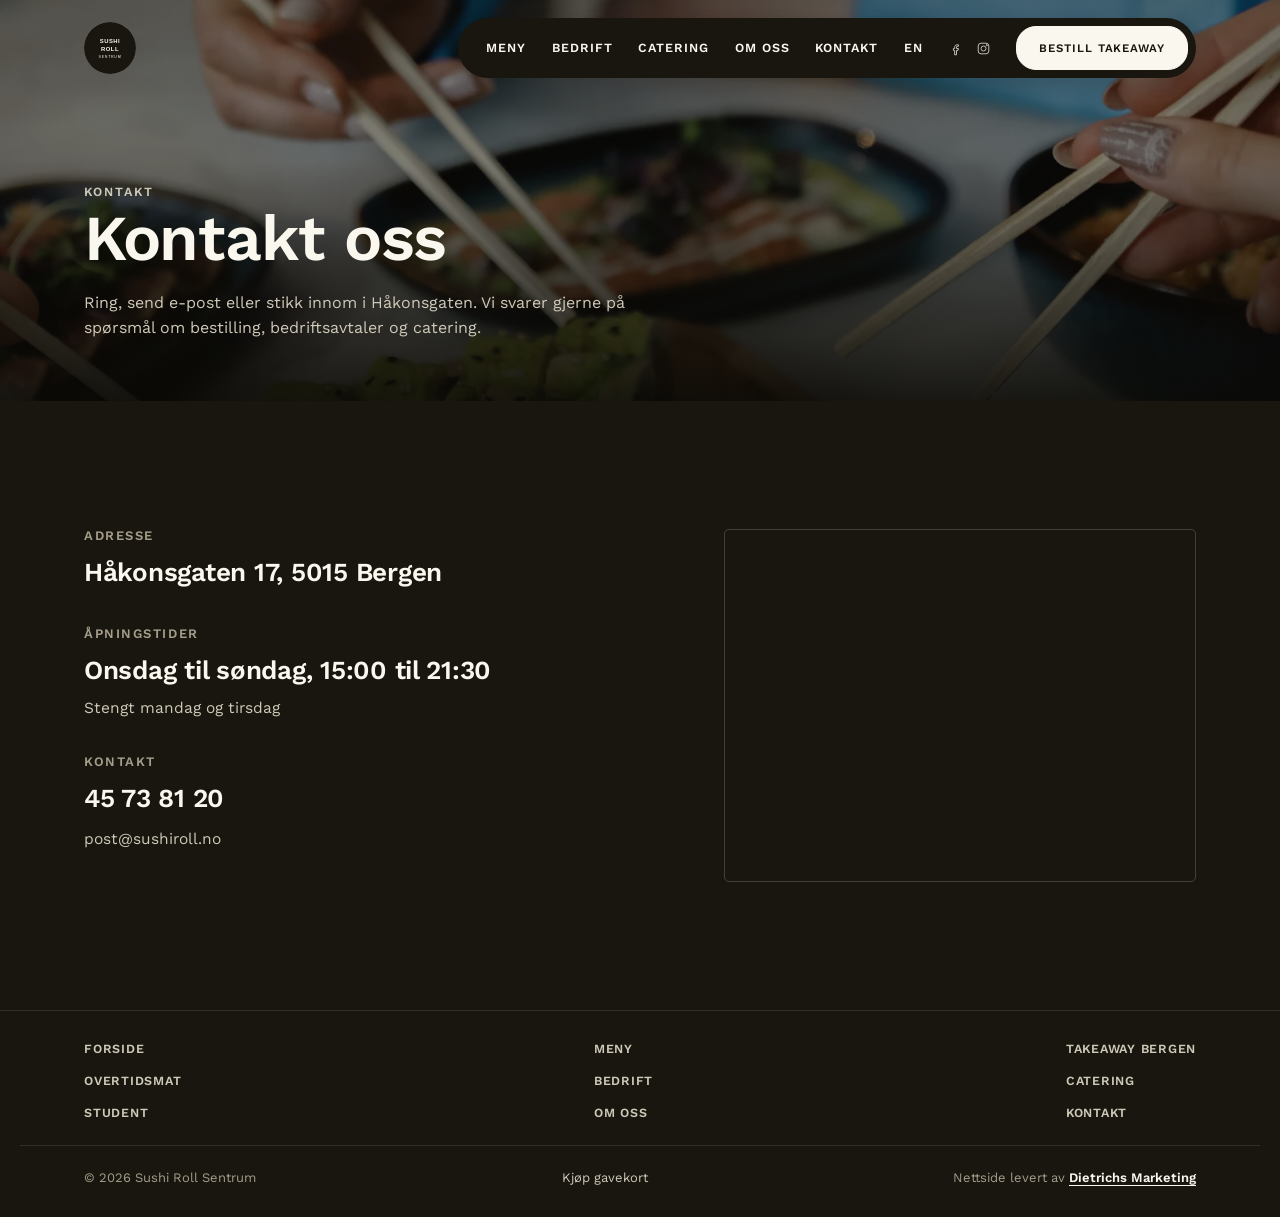
<file: kontakt/index.html>
<!DOCTYPE html>
<html lang="nb">
<head>
<!-- Google Tag Manager -->
<script>(function(w,d,s,l,i){w[l]=w[l]||[];w[l].push({'gtm.start':
new Date().getTime(),event:'gtm.js'});var f=d.getElementsByTagName(s)[0],
j=d.createElement(s),dl=l!='dataLayer'?'&l='+l:'';j.async=true;j.src=
'https://www.googletagmanager.com/gtm.js?id='+i+dl;f.parentNode.insertBefore(j,f);
})(window,document,'script','dataLayer','GTM-P364MCJJ');</script>
<!-- End Google Tag Manager -->
<!-- Google tag (gtag.js) -->
<script async src="https://www.googletagmanager.com/gtag/js?id=GT-PLFJ6S7V"></script>
<script>
  window.dataLayer = window.dataLayer || [];
  function gtag(){dataLayer.push(arguments);}
  gtag('js', new Date());
  gtag('config', 'GT-PLFJ6S7V');
  gtag('config', 'G-C80LC5GGZ7');
</script>
<meta charset="UTF-8">
<meta name="viewport" content="width=device-width, initial-scale=1">
<title>Kontakt oss. Sushi Roll Sentrum Bergen</title>
<meta name="description" content="Kontakt Sushi Roll Sentrum i Håkonsgaten 17, Bergen. Adresse, telefon, e-post, åpningstider og kart.">
<link rel="canonical" href="https://sushiroll.no/kontakt/">
<meta property="og:title" content="Kontakt Sushi Roll Sentrum">
<meta property="og:description" content="Adresse, telefon, e-post, åpningstider og kart.">
<meta property="og:type" content="website">
<meta property="og:image" content="https://sushiroll.no/assets/images/hero-poster.jpg">
<meta property="og:url" content="https://sushiroll.no/kontakt/">
<meta property="og:locale" content="nb_NO">
<meta name="twitter:card" content="summary_large_image">
<meta name="theme-color" content="#18160f">
<link rel="icon" href="../assets/images/favicon.png" type="image/png">
<link rel="preload" as="font" type="font/woff2" href="../assets/fonts/WorkSans-600-latin.woff2" crossorigin>
<link rel="preload" as="font" type="font/woff2" href="../assets/fonts/WorkSans-400-latin.woff2" crossorigin>
<link rel="stylesheet" href="../style.css">
</head>
<body class="no-hero">
<!-- Google Tag Manager (noscript) -->
<noscript><iframe src="https://www.googletagmanager.com/ns.html?id=GTM-P364MCJJ"
height="0" width="0" style="display:none;visibility:hidden"></iframe></noscript>
<!-- End Google Tag Manager (noscript) -->
<!-- SPORING: sett inn GTM noscript-iframe her ved lansering på ekte domene, se SPORING-KILDE.md -->

<div class="scrim" id="scrim"></div>

<header class="site-header" id="siteHeader">
  <div class="container">
    <a href="../" class="brand" aria-label="Sushi Roll Sentrum, til forsiden">
      <img src="../assets/images/logo.svg" alt="Sushi Roll Sentrum" width="150" height="148">
    </a>
    <div class="nav-pill">
      <nav class="main-nav" aria-label="Hovedmeny">
        <a href="../meny/">Meny</a>
        <a href="../bedrift/">Bedrift</a>
        <a href="../catering-bergen/">Catering</a>
        <a href="../om-oss/">Om oss</a>
        <a href="./">Kontakt</a>
        <a href="../en/" lang="en" hreflang="en">EN</a>
      </nav>
      <div class="header-social">
        <a href="https://www.facebook.com/Sushirollsandviken" target="_blank" rel="noopener" aria-label="Sushi Roll på Facebook">
          <svg viewBox="0 0 24 24" fill="none" stroke="currentColor" stroke-width="1.6"><path d="M15 8.5h-2c-.55 0-1 .45-1 1V12h3l-.4 3h-2.6v7h-3v-7H7v-3h2v-2.2C9 7.9 10.6 6 13.2 6H15v2.5Z"/></svg>
        </a>
        <a href="https://www.instagram.com/sushirollsandviken/" target="_blank" rel="noopener" aria-label="Sushi Roll på Instagram">
          <svg viewBox="0 0 24 24" fill="none" stroke="currentColor" stroke-width="1.6"><rect x="3.5" y="3.5" width="17" height="17" rx="4.5"/><circle cx="12" cy="12" r="4"/><circle cx="17.2" cy="6.8" r="1"/></svg>
        </a>
      </div>
      <a class="btn btn--sm nav-cta" href="https://order.gastroplanner.no/s/sushirollsentrum" target="_blank" rel="noopener" data-event="bestill-klikk" data-kanal="takeaway">Bestill TakeAway</a>
    </div>
  </div>
</header>

<nav class="mobile-tabbar" aria-label="Hurtighandlinger" id="mobileTabbar">
  <a class="mobile-tabbar-item is-primary" href="https://order.gastroplanner.no/s/sushirollsentrum" target="_blank" rel="noopener" data-event="bestill-klikk" data-kanal="takeaway">
    <svg viewBox="0 0 24 24" fill="none" stroke="currentColor" stroke-width="1.4"><path d="M6 8h12l-1 12.5a1.5 1.5 0 0 1-1.5 1.5h-7a1.5 1.5 0 0 1-1.5-1.5L6 8Z"/><path d="M9 8V6a3 3 0 0 1 6 0v2"/></svg>
    <span>Bestill</span>
  </a>
  <button type="button" class="mobile-tabbar-item" id="tabbarOrderTrigger" aria-haspopup="true" aria-expanded="false" aria-controls="tabbarOrderMenu">
    <svg viewBox="0 0 24 24" fill="none" stroke="currentColor" stroke-width="1.4"><circle cx="6" cy="18" r="2.4"/><circle cx="17" cy="18" r="2.4"/><path d="M6 18V9.5h3.5L15 15.5h2M9.5 9.5 12 6h3l2.5 4"/></svg>
    <span>Levering</span>
  </button>
  <button class="mobile-tabbar-item" id="hamburgerBtn" aria-label="Åpne meny" aria-expanded="false" aria-controls="mobileMenu">
    <svg viewBox="0 0 24 24" fill="none" stroke="currentColor" stroke-width="2" stroke-linecap="round"><path d="M4 7h16M4 12h16M4 17h16"/></svg>
    <span>Meny</span>
  </button>
  <div class="tabbar-order-menu" id="tabbarOrderMenu">
    <a href="https://wolt.com/nb/nor/bergen/restaurant/sushi-roll-sentrum" target="_blank" rel="noopener" data-event="klikk-til-wolt">Wolt</a>
    <a href="https://www.foodora.no/restaurant/n24h/sushi-roll-sentrum" target="_blank" rel="noopener" data-event="klikk-til-foodora">Foodora</a>
  </div>
</nav>

<div class="mobile-menu" id="mobileMenu">
  <div class="mobile-menu-top">
    <button class="mobile-close" id="mobileCloseBtn" aria-label="Lukk meny">
      <svg viewBox="0 0 24 24" fill="none" stroke="currentColor" stroke-width="1.8" width="18" height="18"><path d="M5 5l14 14M19 5 5 19"/></svg>
    </button>
  </div>
  <nav aria-label="Mobilmeny">
    <a href="../meny/">Meny</a>
    <a href="../takeaway-bergen/">Takeaway Bergen</a>
    <a href="../overtidsmat-bergen/">Overtidsmat</a>
    <a href="../bedrift/">Bedrift</a>
    <a href="../catering-bergen/">Catering</a>
    <a href="../student/">Student</a>
    <a href="../om-oss/">Om oss</a>
    <a href="./">Kontakt</a>
    <a href="../en/" lang="en" hreflang="en">English</a>
  </nav>
  <div class="btn-row">
    <a class="btn btn--on-dark" href="https://order.gastroplanner.no/s/sushirollsentrum" target="_blank" rel="noopener" data-event="bestill-klikk" data-kanal="takeaway">Bestill TakeAway</a>
    <a class="btn btn--ghost-on-dark" href="https://wolt.com/nb/nor/bergen/restaurant/sushi-roll-sentrum" target="_blank" rel="noopener" data-event="klikk-til-wolt">Bestill på Wolt</a>
    <a class="btn btn--ghost-on-dark" href="https://www.foodora.no/restaurant/n24h/sushi-roll-sentrum" target="_blank" rel="noopener" data-event="klikk-til-foodora">Bestill på Foodora</a>
    <a class="btn btn--ghost-on-dark" href="https://givn.no/shop/sushi-roll" target="_blank" rel="noopener">Kjøp gavekort</a>
  </div>
  <div class="mobile-social">
    <a href="https://www.facebook.com/Sushirollsandviken" target="_blank" rel="noopener" aria-label="Facebook">
      <svg viewBox="0 0 24 24" fill="none" stroke="currentColor" stroke-width="1.6"><path d="M15 8.5h-2c-.55 0-1 .45-1 1V12h3l-.4 3h-2.6v7h-3v-7H7v-3h2v-2.2C9 7.9 10.6 6 13.2 6H15v2.5Z"/></svg>
    </a>
    <a href="https://www.instagram.com/sushirollsandviken/" target="_blank" rel="noopener" aria-label="Instagram">
      <svg viewBox="0 0 24 24" fill="none" stroke="currentColor" stroke-width="1.6"><rect x="3.5" y="3.5" width="17" height="17" rx="4.5"/><circle cx="12" cy="12" r="4"/><circle cx="17.2" cy="6.8" r="1"/></svg>
    </a>
  </div>
</div>

<section class="menu-hero menu-hero--photo" style="background-image:url('../assets/images/plate-lifestyle.webp')">
  <div class="container">
    <p class="eyebrow">Kontakt</p>
    <h1 class="headline">Kontakt oss</h1>
    <p>Ring, send e-post eller stikk innom i Håkonsgaten. Vi svarer gjerne på spørsmål om bestilling, bedriftsavtaler og catering.</p>
  </div>
</section>

<section class="section section--ink" id="kontaktinfo">
  <div class="container">
    <div class="contact-grid">
      <div>
        <div class="contact-block reveal">
          <h3>Adresse</h3>
          <a class="big" href="https://www.google.com/maps/search/?api=1&#38;query=H%C3%A5konsgaten+17%2C+5015+Bergen" target="_blank" rel="noopener">Håkonsgaten 17, 5015 Bergen</a>
        </div>
        <div class="contact-block reveal">
          <h3>Åpningstider</h3>
          <span class="big">Onsdag til søndag, 15:00 til 21:30</span>
          <span class="sub-link" style="display:block;margin-top:4px">Stengt mandag og tirsdag</span>
        </div>
        <div class="contact-block reveal">
          <h3>Kontakt</h3>
          <a class="big" href="tel:+4745738120" data-event="telefon-klikk">45 73 81 20</a>
          <a class="sub-link" href="mailto:post@sushiroll.no">post@sushiroll.no</a>
        </div>
      </div>
      <div class="map-embed reveal">
        <iframe src="https://www.google.com/maps?q=H%C3%A5konsgaten+17,+5015+Bergen&#38;output=embed" loading="lazy" referrerpolicy="no-referrer-when-downgrade" title="Kart til Sushi Roll Sentrum"></iframe>
      </div>
    </div>
  </div>
</section>


<footer class="site-footer">
  <div class="container footer-links" aria-label="Sidekart">
    <a href="../">Forside</a>
    <a href="../meny/">Meny</a>
    <a href="../takeaway-bergen/">Takeaway Bergen</a>
    <a href="../overtidsmat-bergen/">Overtidsmat</a>
    <a href="../bedrift/">Bedrift</a>
    <a href="../catering-bergen/">Catering</a>
    <a href="../student/">Student</a>
    <a href="../om-oss/">Om oss</a>
    <a href="./">Kontakt</a>
  </div>
  <div class="container">
    <p>© <span id="year"></span> Sushi Roll Sentrum</p>
    <p><a href="https://givn.no/shop/sushi-roll" target="_blank" rel="noopener">Kjøp gavekort</a></p>
    <p>Nettside levert av <a href="https://dmarketing.no" target="_blank" rel="noopener">Dietrichs Marketing</a></p>
  </div>
</footer>

<script src="../app.js"></script>
</body>
</html>
</file>
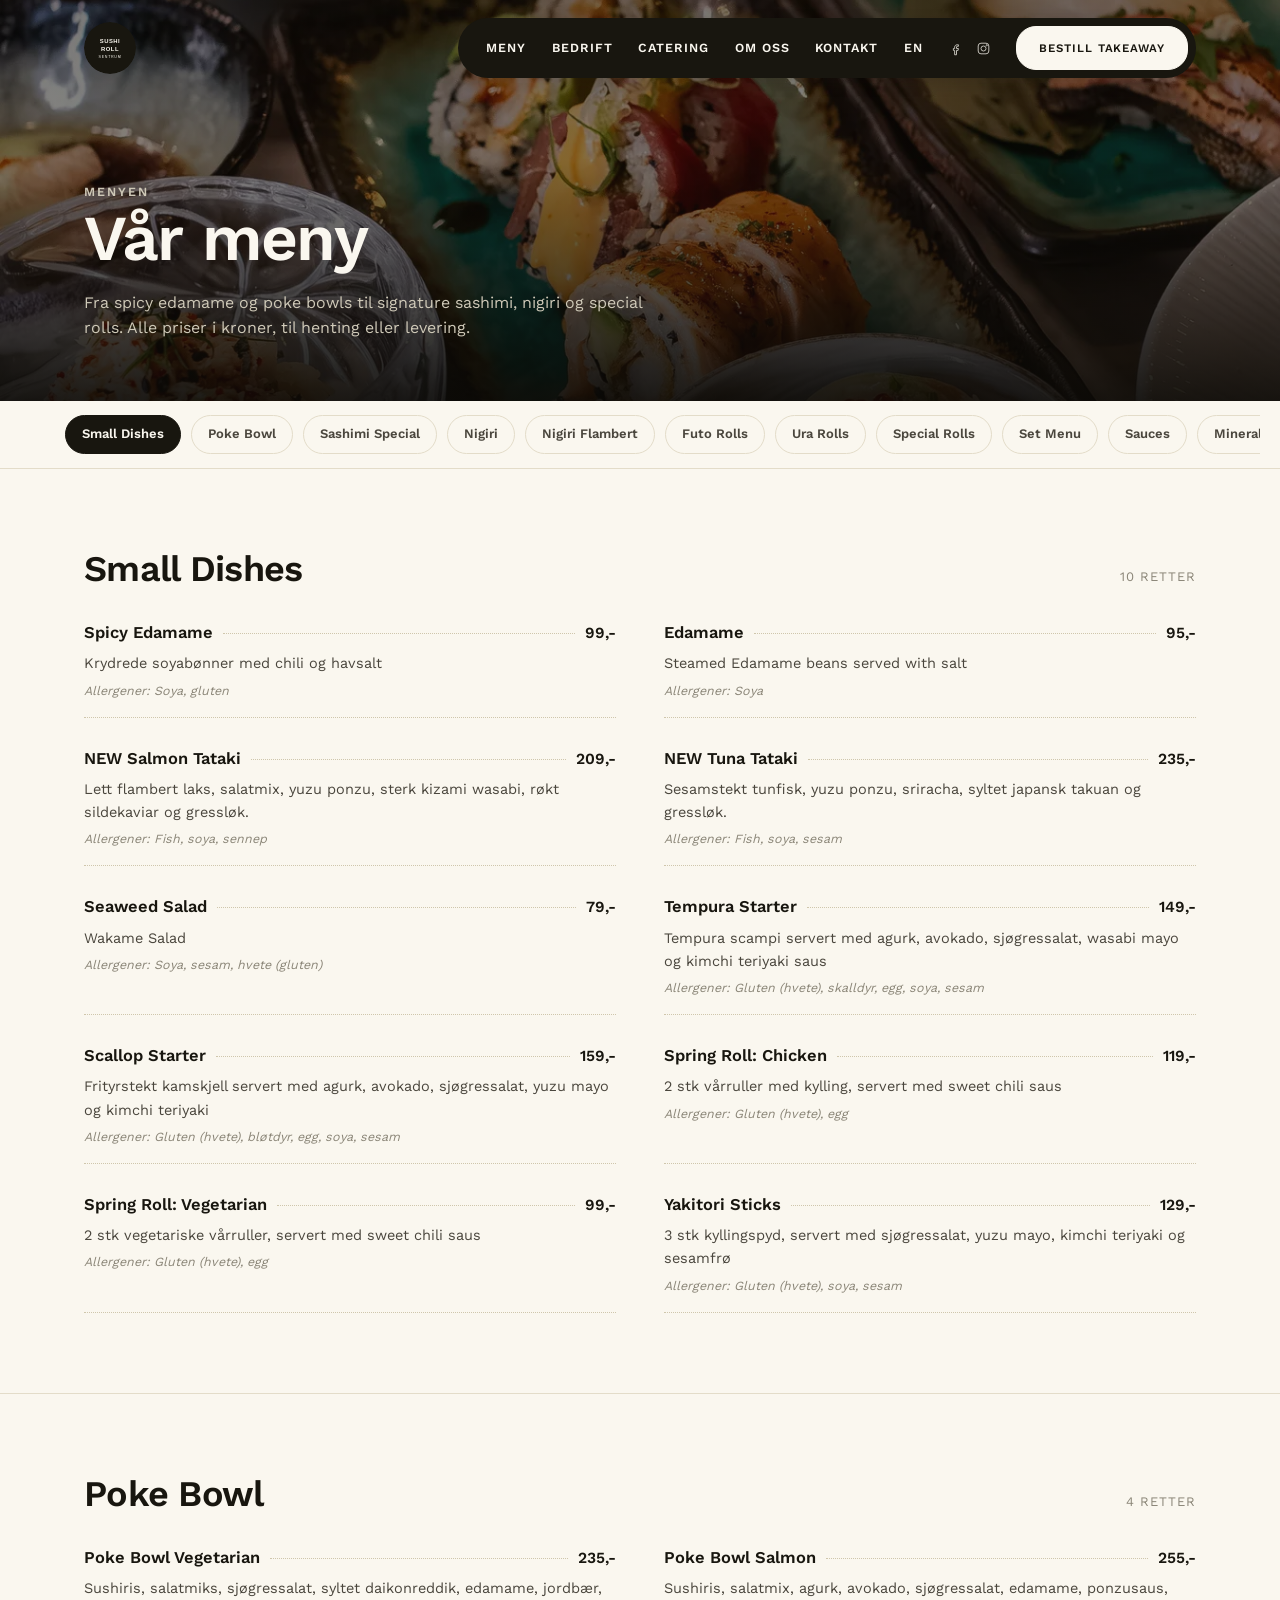
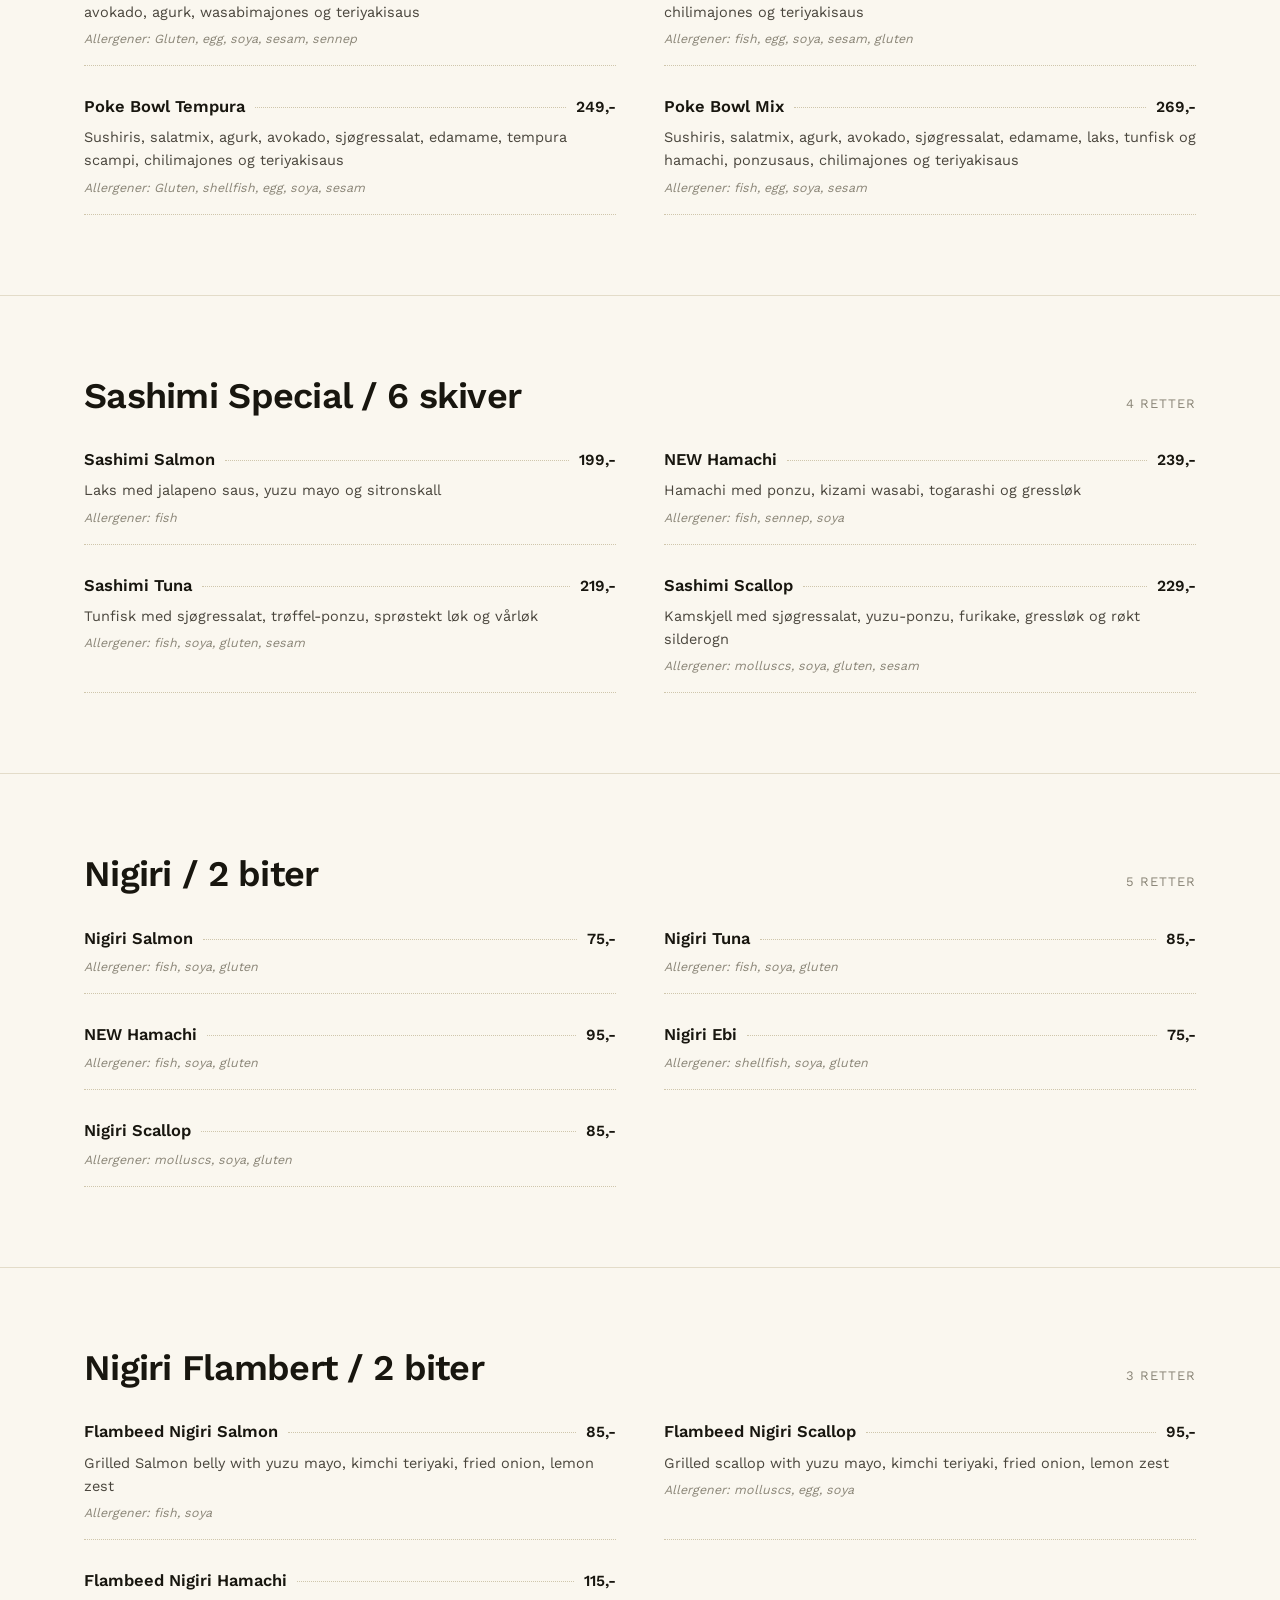
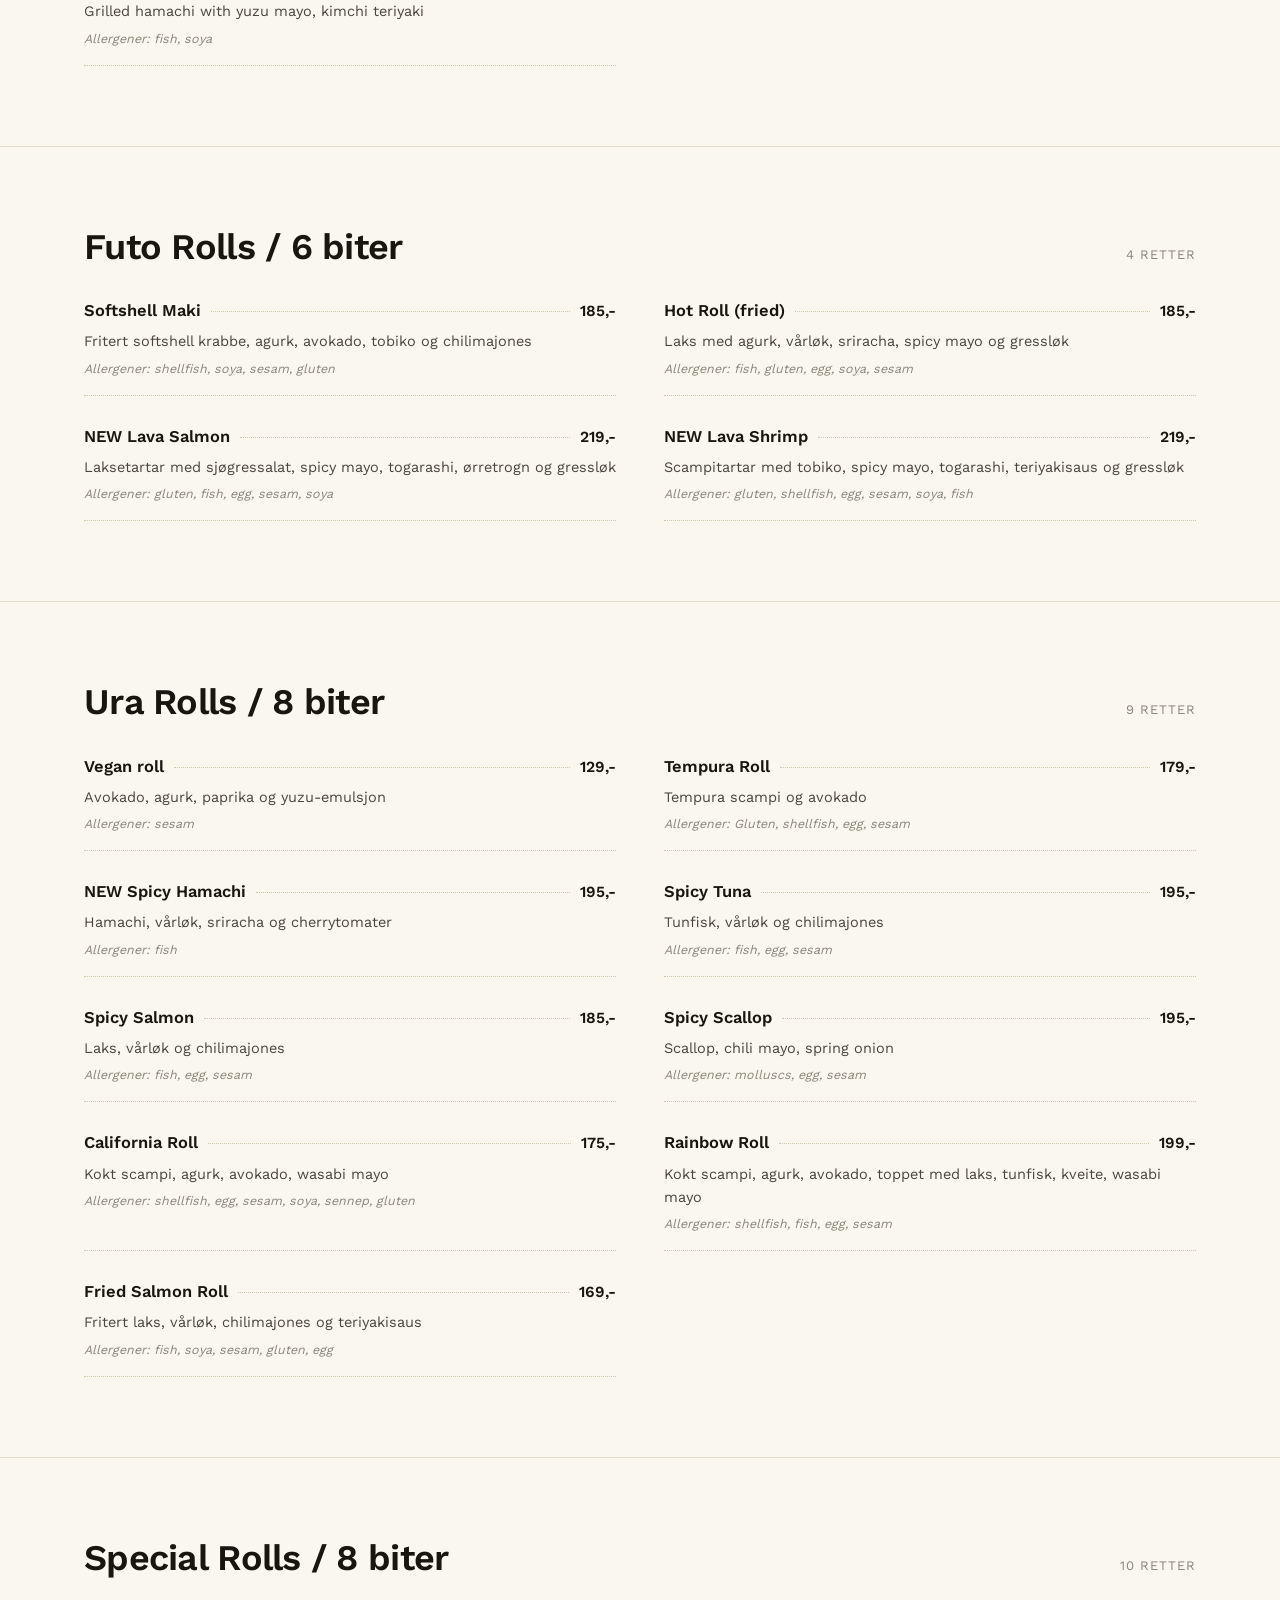
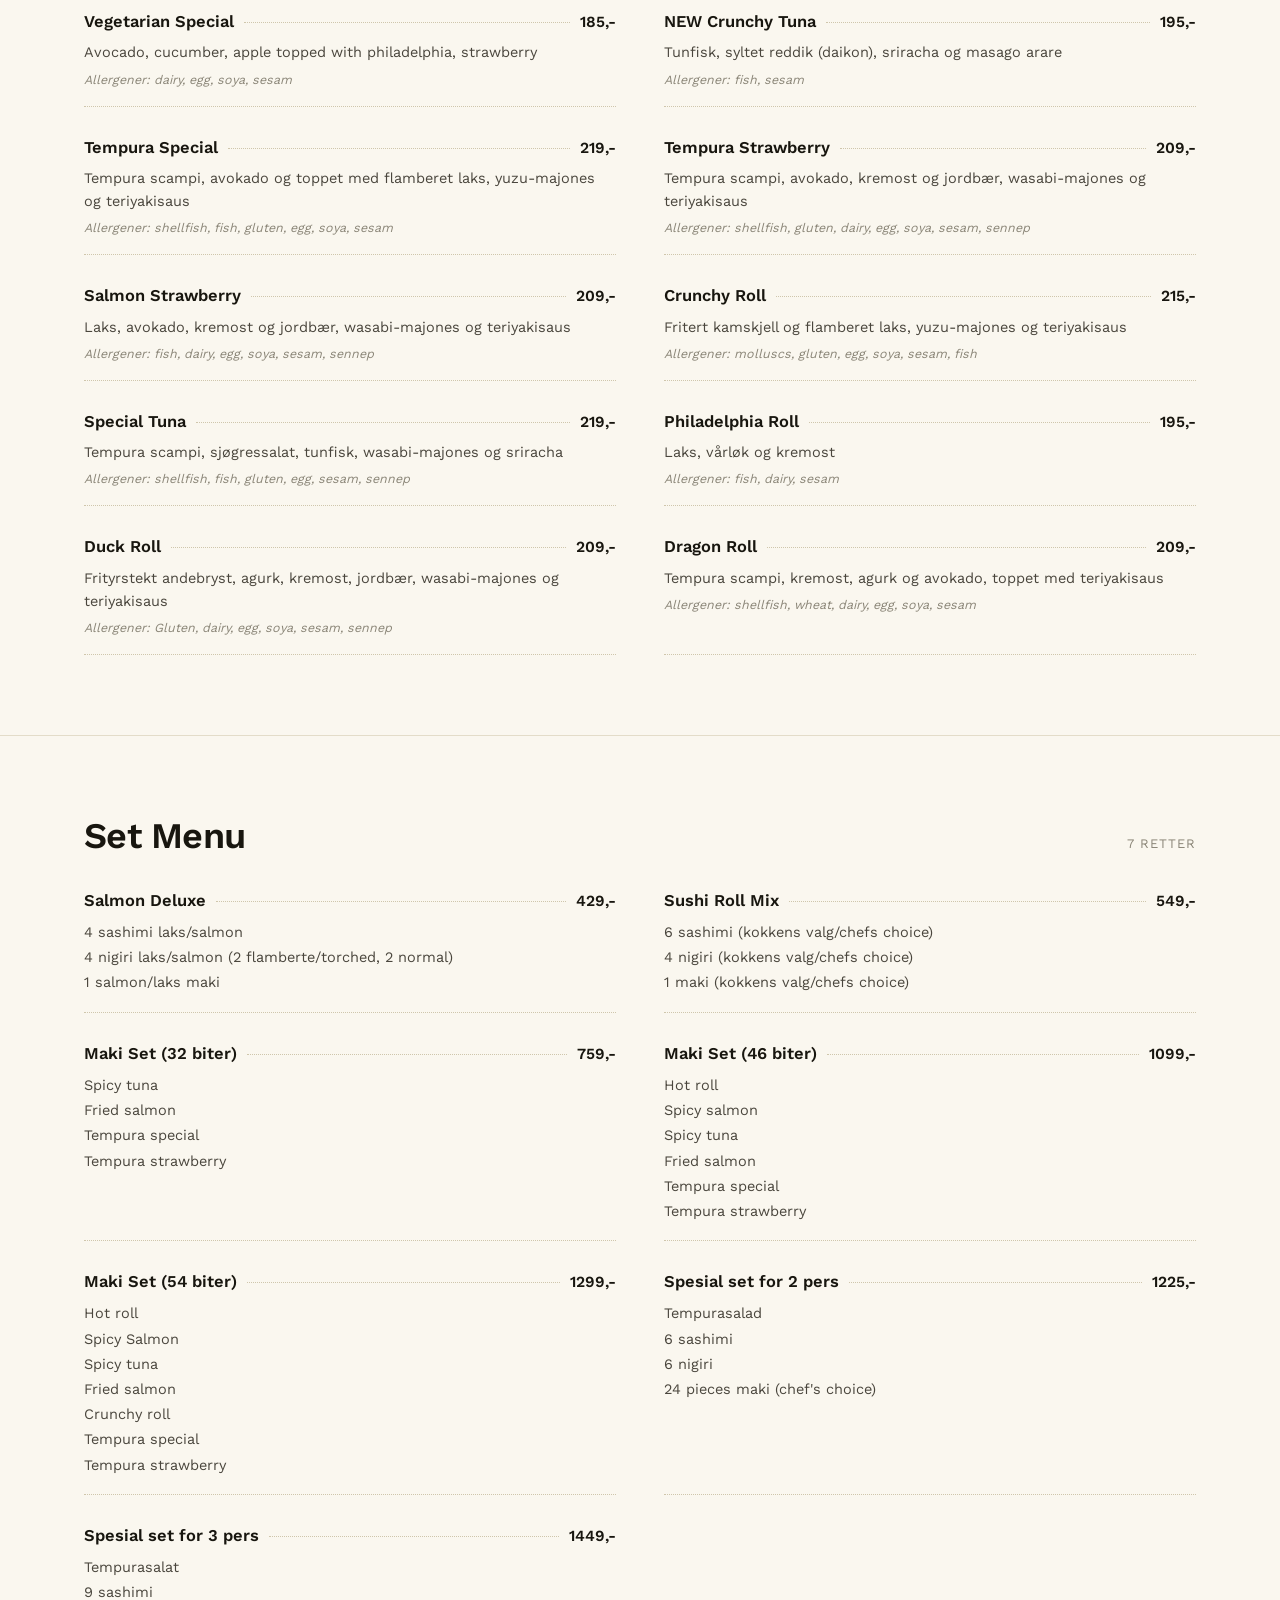
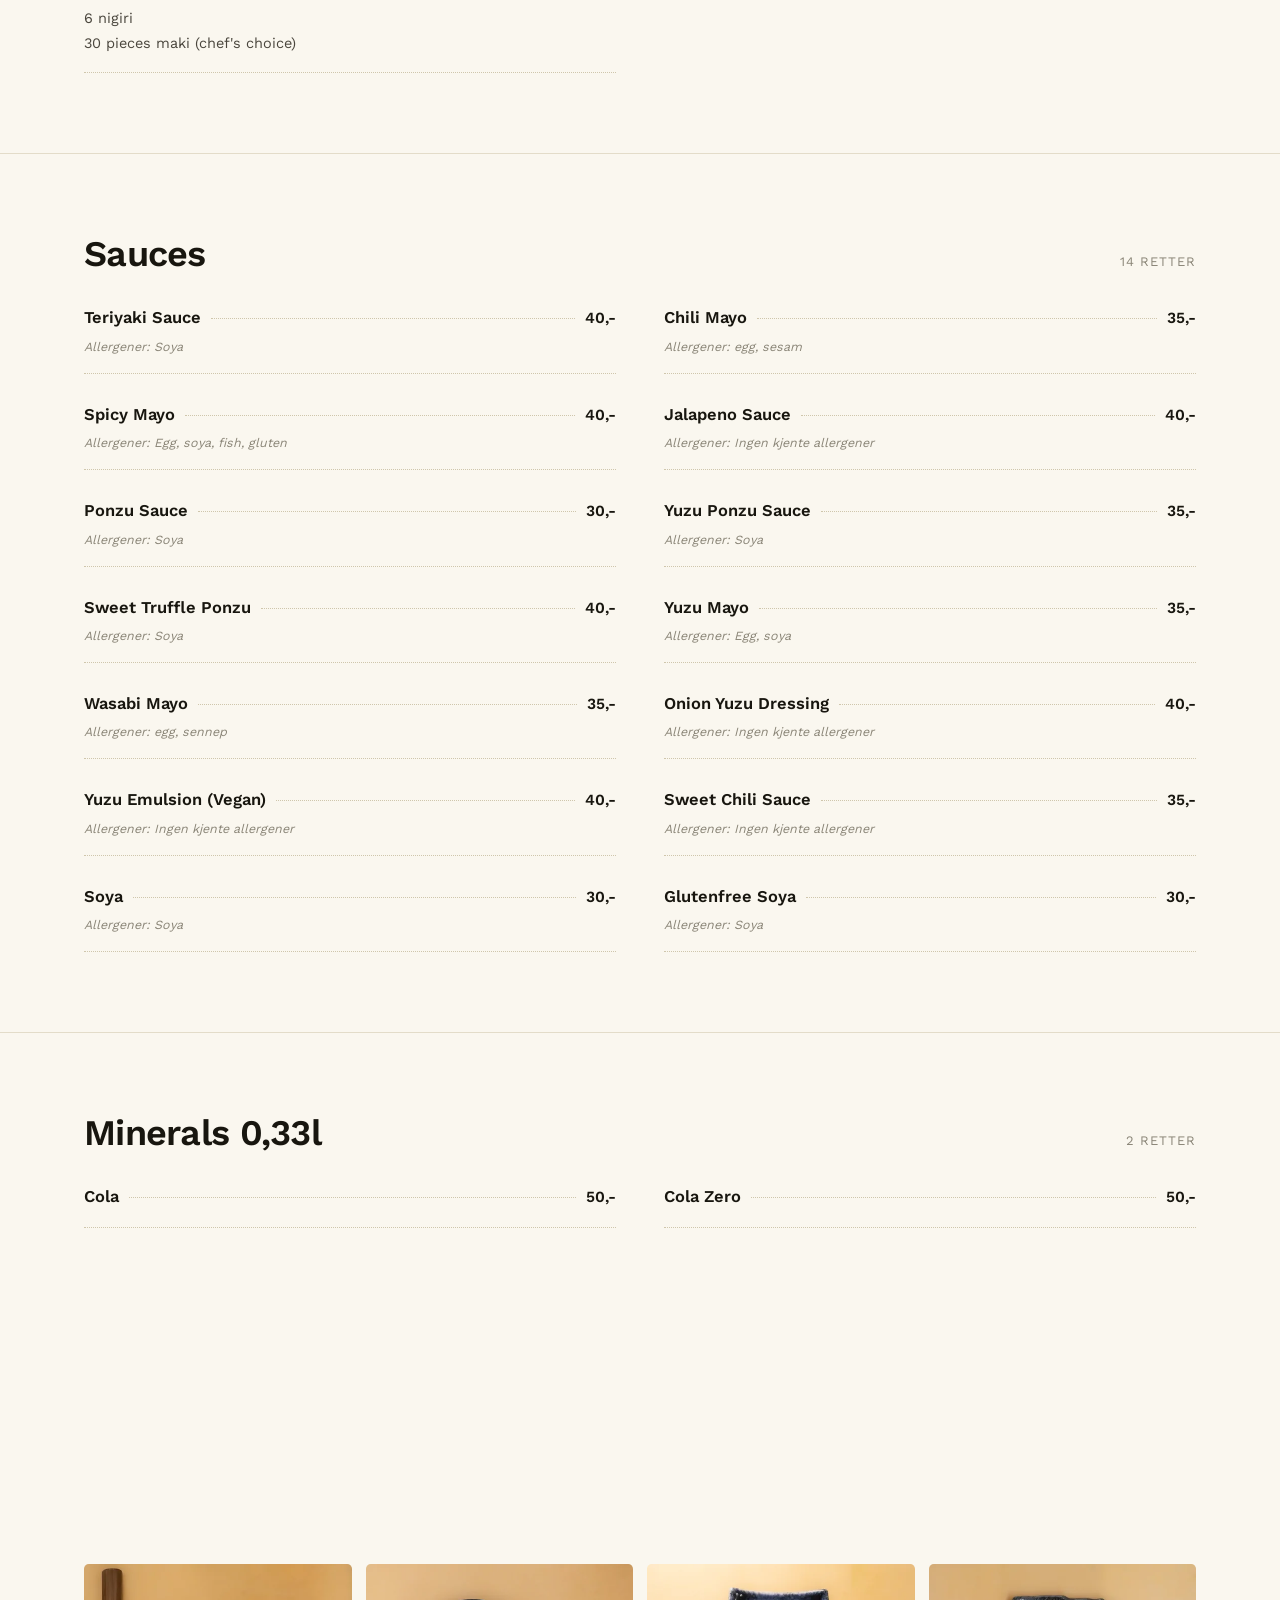
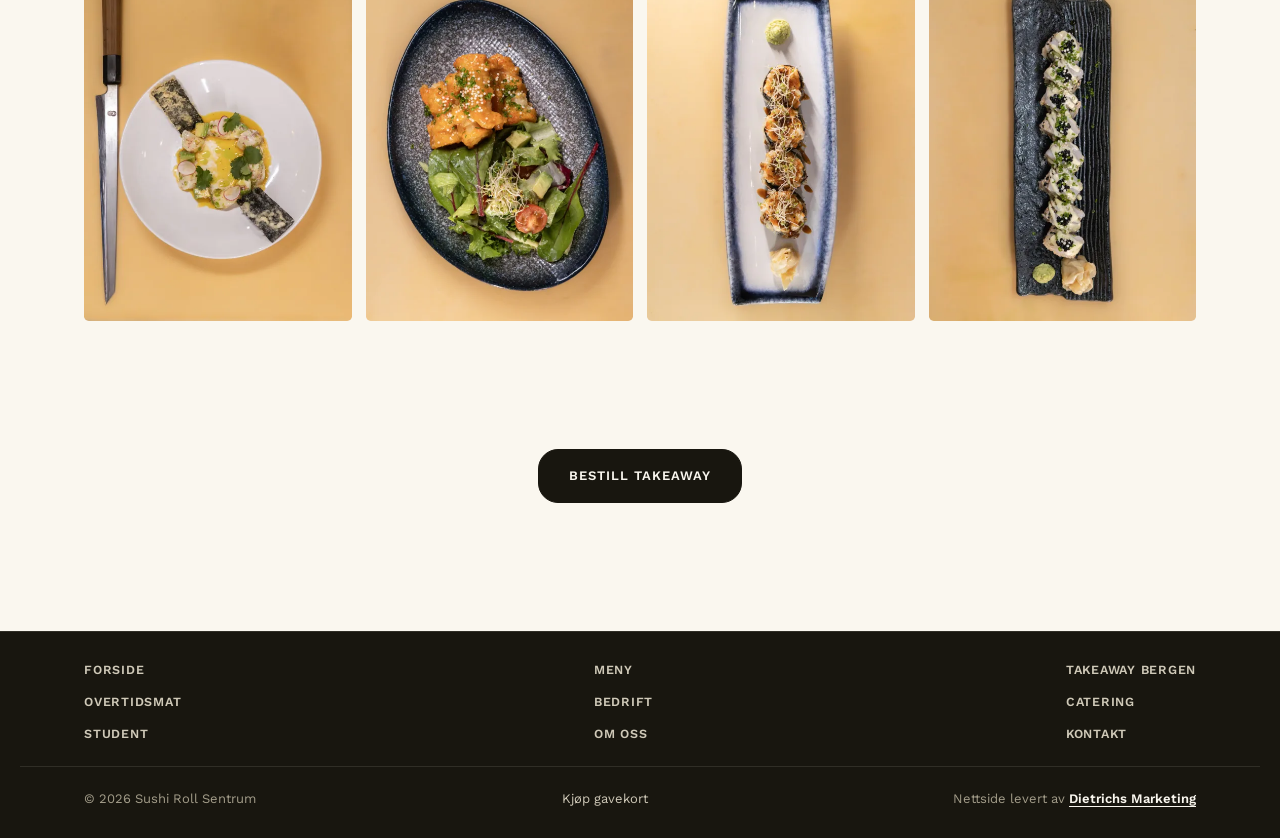
<file: meny/index.html>
<!DOCTYPE html>
<html lang="nb">
<head>
<!-- Google Tag Manager -->
<script>(function(w,d,s,l,i){w[l]=w[l]||[];w[l].push({'gtm.start':
new Date().getTime(),event:'gtm.js'});var f=d.getElementsByTagName(s)[0],
j=d.createElement(s),dl=l!='dataLayer'?'&l='+l:'';j.async=true;j.src=
'https://www.googletagmanager.com/gtm.js?id='+i+dl;f.parentNode.insertBefore(j,f);
})(window,document,'script','dataLayer','GTM-P364MCJJ');</script>
<!-- End Google Tag Manager -->
<!-- Google tag (gtag.js) -->
<script async src="https://www.googletagmanager.com/gtag/js?id=GT-PLFJ6S7V"></script>
<script>
  window.dataLayer = window.dataLayer || [];
  function gtag(){dataLayer.push(arguments);}
  gtag('js', new Date());
  gtag('config', 'GT-PLFJ6S7V');
  gtag('config', 'G-C80LC5GGZ7');
</script>
<meta charset="UTF-8">
<meta name="viewport" content="width=device-width, initial-scale=1">
<title>Meny. Sushi Roll Sentrum Bergen</title>
<meta name="description" content="Hele menyen til Sushi Roll Sentrum i Bergen: small dishes, poke bowl, sashimi, nigiri, futo- og special rolls, settmenyer og sauser, med priser og allergener.">
<link rel="canonical" href="https://sushiroll.no/meny/">
<link rel="alternate" hreflang="nb" href="https://sushiroll.no/meny/">
<link rel="alternate" hreflang="en" href="https://sushiroll.no/en/menu/">
<link rel="alternate" hreflang="x-default" href="https://sushiroll.no/meny/">
<meta property="og:title" content="Meny. Sushi Roll Sentrum Bergen">
<meta property="og:description" content="Hele sushi-menyen til Sushi Roll Sentrum, med priser og allergener.">
<meta property="og:type" content="website">
<meta property="og:image" content="https://sushiroll.no/assets/images/hero-poster.jpg">
<meta property="og:url" content="https://sushiroll.no/meny/">
<meta property="og:locale" content="nb_NO">
<meta name="twitter:card" content="summary_large_image">
<meta name="theme-color" content="#18160f">
<link rel="icon" href="../assets/images/favicon.png" type="image/png">
<link rel="preload" as="font" type="font/woff2" href="../assets/fonts/WorkSans-600-latin.woff2" crossorigin>
<link rel="preload" as="font" type="font/woff2" href="../assets/fonts/WorkSans-400-latin.woff2" crossorigin>
<link rel="stylesheet" href="../style.css">
</head>
<body class="no-hero">
<!-- Google Tag Manager (noscript) -->
<noscript><iframe src="https://www.googletagmanager.com/ns.html?id=GTM-P364MCJJ"
height="0" width="0" style="display:none;visibility:hidden"></iframe></noscript>
<!-- End Google Tag Manager (noscript) -->
<!-- SPORING: sett inn GTM noscript-iframe her ved lansering på ekte domene, se SPORING-KILDE.md -->

<div class="scrim" id="scrim"></div>

<header class="site-header" id="siteHeader">
  <div class="container">
    <a href="../" class="brand" aria-label="Sushi Roll Sentrum, til forsiden">
      <img src="../assets/images/logo.svg" alt="Sushi Roll Sentrum" width="150" height="148">
    </a>
    <div class="nav-pill">
      <nav class="main-nav" aria-label="Hovedmeny">
        <a href="./">Meny</a>
        <a href="../bedrift/">Bedrift</a>
        <a href="../catering-bergen/">Catering</a>
        <a href="../om-oss/">Om oss</a>
        <a href="../kontakt/">Kontakt</a>
        <a href="../en/menu/" lang="en" hreflang="en">EN</a>
      </nav>
      <div class="header-social">
        <a href="https://www.facebook.com/Sushirollsandviken" target="_blank" rel="noopener" aria-label="Sushi Roll på Facebook">
          <svg viewBox="0 0 24 24" fill="none" stroke="currentColor" stroke-width="1.6"><path d="M15 8.5h-2c-.55 0-1 .45-1 1V12h3l-.4 3h-2.6v7h-3v-7H7v-3h2v-2.2C9 7.9 10.6 6 13.2 6H15v2.5Z"/></svg>
        </a>
        <a href="https://www.instagram.com/sushirollsandviken/" target="_blank" rel="noopener" aria-label="Sushi Roll på Instagram">
          <svg viewBox="0 0 24 24" fill="none" stroke="currentColor" stroke-width="1.6"><rect x="3.5" y="3.5" width="17" height="17" rx="4.5"/><circle cx="12" cy="12" r="4"/><circle cx="17.2" cy="6.8" r="1"/></svg>
        </a>
      </div>
      <a class="btn btn--sm nav-cta" href="https://order.gastroplanner.no/s/sushirollsentrum" target="_blank" rel="noopener" data-event="bestill-klikk" data-kanal="takeaway">Bestill TakeAway</a>
    </div>
  </div>
</header>

<nav class="mobile-tabbar" aria-label="Hurtighandlinger" id="mobileTabbar">
  <a class="mobile-tabbar-item is-primary" href="https://order.gastroplanner.no/s/sushirollsentrum" target="_blank" rel="noopener" data-event="bestill-klikk" data-kanal="takeaway">
    <svg viewBox="0 0 24 24" fill="none" stroke="currentColor" stroke-width="1.4"><path d="M6 8h12l-1 12.5a1.5 1.5 0 0 1-1.5 1.5h-7a1.5 1.5 0 0 1-1.5-1.5L6 8Z"/><path d="M9 8V6a3 3 0 0 1 6 0v2"/></svg>
    <span>Bestill</span>
  </a>
  <button type="button" class="mobile-tabbar-item" id="tabbarOrderTrigger" aria-haspopup="true" aria-expanded="false" aria-controls="tabbarOrderMenu">
    <svg viewBox="0 0 24 24" fill="none" stroke="currentColor" stroke-width="1.4"><circle cx="6" cy="18" r="2.4"/><circle cx="17" cy="18" r="2.4"/><path d="M6 18V9.5h3.5L15 15.5h2M9.5 9.5 12 6h3l2.5 4"/></svg>
    <span>Levering</span>
  </button>
  <button class="mobile-tabbar-item" id="hamburgerBtn" aria-label="Åpne meny" aria-expanded="false" aria-controls="mobileMenu">
    <svg viewBox="0 0 24 24" fill="none" stroke="currentColor" stroke-width="2" stroke-linecap="round"><path d="M4 7h16M4 12h16M4 17h16"/></svg>
    <span>Meny</span>
  </button>
  <div class="tabbar-order-menu" id="tabbarOrderMenu">
    <a href="https://wolt.com/nb/nor/bergen/restaurant/sushi-roll-sentrum" target="_blank" rel="noopener" data-event="klikk-til-wolt">Wolt</a>
    <a href="https://www.foodora.no/restaurant/n24h/sushi-roll-sentrum" target="_blank" rel="noopener" data-event="klikk-til-foodora">Foodora</a>
  </div>
</nav>

<div class="mobile-menu" id="mobileMenu">
  <div class="mobile-menu-top">
    <button class="mobile-close" id="mobileCloseBtn" aria-label="Lukk meny">
      <svg viewBox="0 0 24 24" fill="none" stroke="currentColor" stroke-width="1.8" width="18" height="18"><path d="M5 5l14 14M19 5 5 19"/></svg>
    </button>
  </div>
  <nav aria-label="Mobilmeny">
    <a href="./">Meny</a>
    <a href="../takeaway-bergen/">Takeaway Bergen</a>
    <a href="../overtidsmat-bergen/">Overtidsmat</a>
    <a href="../bedrift/">Bedrift</a>
    <a href="../catering-bergen/">Catering</a>
    <a href="../student/">Student</a>
    <a href="../om-oss/">Om oss</a>
    <a href="../kontakt/">Kontakt</a>
    <a href="../en/menu/" lang="en" hreflang="en">English</a>
  </nav>
  <div class="btn-row">
    <a class="btn btn--on-dark" href="https://order.gastroplanner.no/s/sushirollsentrum" target="_blank" rel="noopener" data-event="bestill-klikk" data-kanal="takeaway">Bestill TakeAway</a>
    <a class="btn btn--ghost-on-dark" href="https://wolt.com/nb/nor/bergen/restaurant/sushi-roll-sentrum" target="_blank" rel="noopener" data-event="klikk-til-wolt">Bestill på Wolt</a>
    <a class="btn btn--ghost-on-dark" href="https://www.foodora.no/restaurant/n24h/sushi-roll-sentrum" target="_blank" rel="noopener" data-event="klikk-til-foodora">Bestill på Foodora</a>
    <a class="btn btn--ghost-on-dark" href="https://givn.no/shop/sushi-roll" target="_blank" rel="noopener">Kjøp gavekort</a>
  </div>
  <div class="mobile-social">
    <a href="https://www.facebook.com/Sushirollsandviken" target="_blank" rel="noopener" aria-label="Facebook">
      <svg viewBox="0 0 24 24" fill="none" stroke="currentColor" stroke-width="1.6"><path d="M15 8.5h-2c-.55 0-1 .45-1 1V12h3l-.4 3h-2.6v7h-3v-7H7v-3h2v-2.2C9 7.9 10.6 6 13.2 6H15v2.5Z"/></svg>
    </a>
    <a href="https://www.instagram.com/sushirollsandviken/" target="_blank" rel="noopener" aria-label="Instagram">
      <svg viewBox="0 0 24 24" fill="none" stroke="currentColor" stroke-width="1.6"><rect x="3.5" y="3.5" width="17" height="17" rx="4.5"/><circle cx="12" cy="12" r="4"/><circle cx="17.2" cy="6.8" r="1"/></svg>
    </a>
  </div>
</div>

<section class="menu-hero menu-hero--photo" style="background-image:url('../assets/images/plate-table-spread.webp')">
  <div class="container">
    <p class="eyebrow">Menyen</p>
    <h1 class="headline">Vår meny</h1>
    <p>Fra spicy edamame og poke bowls til signature sashimi, nigiri og special rolls. Alle priser i kroner, til henting eller levering.</p>
  </div>
</section>

<nav class="category-nav" id="categoryNav" aria-label="Hopp til kategori">
  <div class="container" id="categoryNavList"></div>
</nav>

<div id="menuRoot"></div>

<section class="section">
  <div class="container">
    <div class="menu-gallery">
      <img src="../assets/images/dish-01.webp" alt="Rett hos Sushi Roll Sentrum" loading="lazy" width="528" height="705">
      <img src="../assets/images/dish-02.webp" alt="Rett hos Sushi Roll Sentrum" loading="lazy" width="529" height="705">
      <img src="../assets/images/dish-03.webp" alt="Sushirull hos Sushi Roll Sentrum" loading="lazy" width="529" height="705">
      <img src="../assets/images/dish-04.webp" alt="Sushirull hos Sushi Roll Sentrum" loading="lazy" width="529" height="705">
    </div>
    <div class="menu-cta reveal" style="margin-top:var(--section-pad)">
      <a class="btn" href="https://order.gastroplanner.no/s/sushirollsentrum" target="_blank" rel="noopener" data-event="bestill-klikk" data-kanal="takeaway">Bestill TakeAway</a>
    </div>
  </div>
</section>

<footer class="site-footer">
  <div class="container footer-links" aria-label="Sidekart">
    <a href="../">Forside</a>
    <a href="./">Meny</a>
    <a href="../takeaway-bergen/">Takeaway Bergen</a>
    <a href="../overtidsmat-bergen/">Overtidsmat</a>
    <a href="../bedrift/">Bedrift</a>
    <a href="../catering-bergen/">Catering</a>
    <a href="../student/">Student</a>
    <a href="../om-oss/">Om oss</a>
    <a href="../kontakt/">Kontakt</a>
  </div>
  <div class="container">
    <p>© <span id="year"></span> Sushi Roll Sentrum</p>
    <p><a href="https://givn.no/shop/sushi-roll" target="_blank" rel="noopener">Kjøp gavekort</a></p>
    <p>Nettside levert av <a href="https://dmarketing.no" target="_blank" rel="noopener">Dietrichs Marketing</a></p>
  </div>
</footer>

<script src="../menu-data.js"></script>
<script src="../app.js"></script>
</body>
</html>
</file>
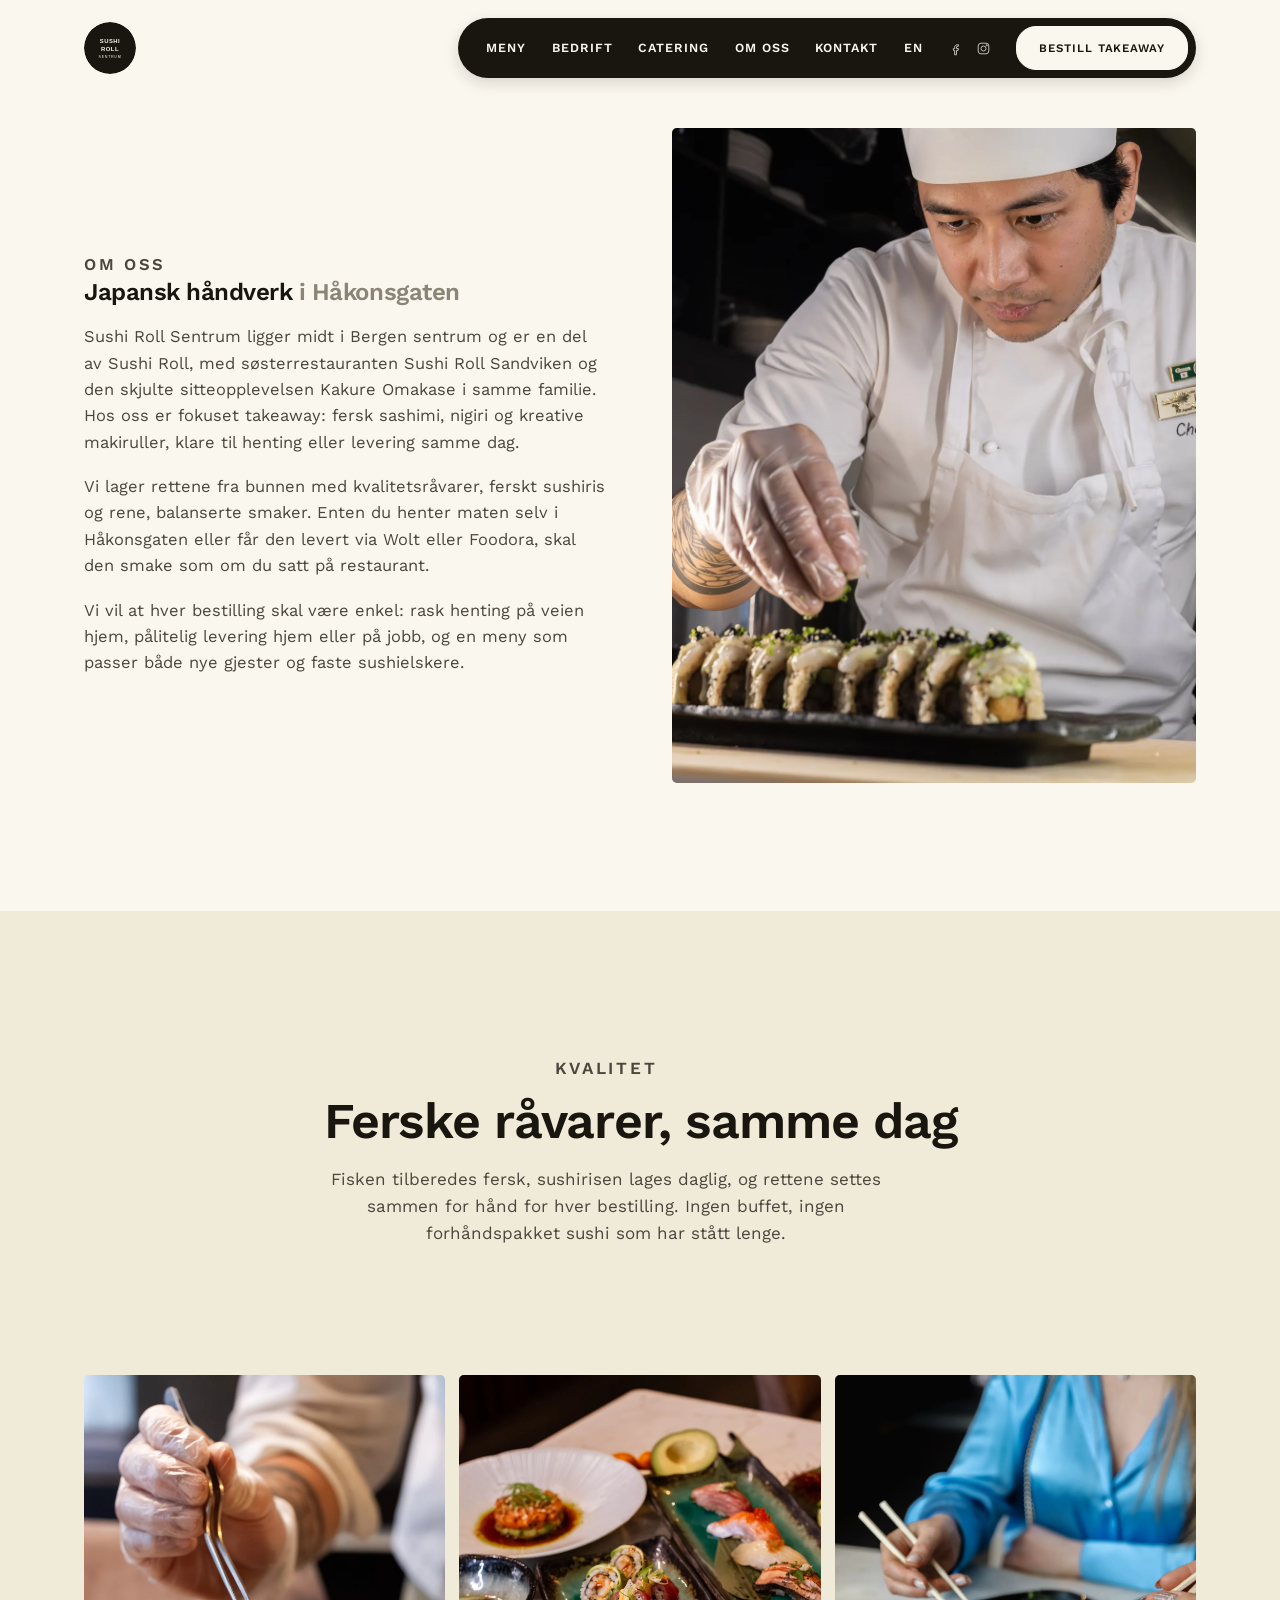
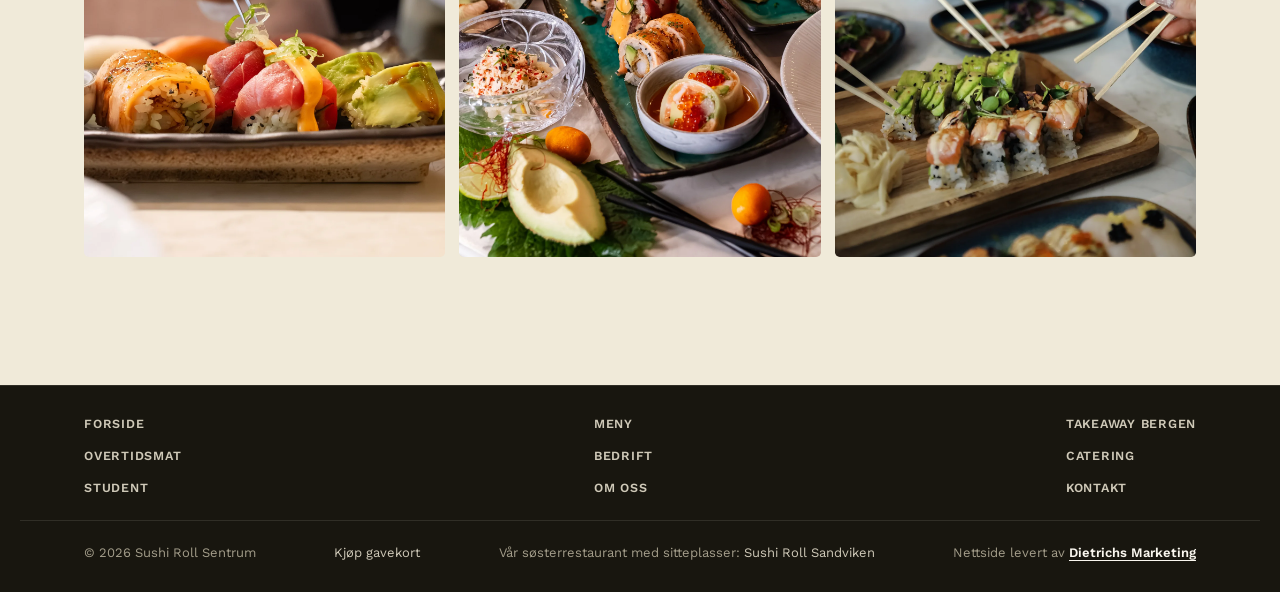
<file: om-oss/index.html>
<!DOCTYPE html>
<html lang="nb">
<head>
<!-- Google Tag Manager -->
<script>(function(w,d,s,l,i){w[l]=w[l]||[];w[l].push({'gtm.start':
new Date().getTime(),event:'gtm.js'});var f=d.getElementsByTagName(s)[0],
j=d.createElement(s),dl=l!='dataLayer'?'&l='+l:'';j.async=true;j.src=
'https://www.googletagmanager.com/gtm.js?id='+i+dl;f.parentNode.insertBefore(j,f);
})(window,document,'script','dataLayer','GTM-P364MCJJ');</script>
<!-- End Google Tag Manager -->
<!-- Google tag (gtag.js) -->
<script async src="https://www.googletagmanager.com/gtag/js?id=GT-PLFJ6S7V"></script>
<script>
  window.dataLayer = window.dataLayer || [];
  function gtag(){dataLayer.push(arguments);}
  gtag('js', new Date());
  gtag('config', 'GT-PLFJ6S7V');
  gtag('config', 'G-C80LC5GGZ7');
</script>
<meta charset="UTF-8">
<meta name="viewport" content="width=device-width, initial-scale=1">
<title>Om oss. Sushi Roll Sentrum Bergen</title>
<meta name="description" content="Sushi Roll Sentrum ligger i Håkonsgaten 17 i Bergen sentrum. Les om håndverket, råvarene og hvorfor vi er der du er på farten.">
<link rel="canonical" href="https://sushiroll.no/om-oss/">
<meta property="og:title" content="Om Sushi Roll Sentrum">
<meta property="og:description" content="Japansk håndverk og ferske råvarer i Bergen sentrum.">
<meta property="og:type" content="website">
<meta property="og:image" content="https://sushiroll.no/assets/images/hero-poster.jpg">
<meta property="og:url" content="https://sushiroll.no/om-oss/">
<meta property="og:locale" content="nb_NO">
<meta name="twitter:card" content="summary_large_image">
<meta name="theme-color" content="#18160f">
<link rel="icon" href="../assets/images/favicon.png" type="image/png">
<link rel="preload" as="font" type="font/woff2" href="../assets/fonts/WorkSans-600-latin.woff2" crossorigin>
<link rel="preload" as="font" type="font/woff2" href="../assets/fonts/WorkSans-400-latin.woff2" crossorigin>
<link rel="stylesheet" href="../style.css">
</head>
<body class="no-hero">
<!-- Google Tag Manager (noscript) -->
<noscript><iframe src="https://www.googletagmanager.com/ns.html?id=GTM-P364MCJJ"
height="0" width="0" style="display:none;visibility:hidden"></iframe></noscript>
<!-- End Google Tag Manager (noscript) -->
<!-- SPORING: sett inn GTM noscript-iframe her ved lansering på ekte domene, se SPORING-KILDE.md -->

<div class="scrim" id="scrim"></div>

<header class="site-header" id="siteHeader">
  <div class="container">
    <a href="../" class="brand" aria-label="Sushi Roll Sentrum, til forsiden">
      <img src="../assets/images/logo.svg" alt="Sushi Roll Sentrum" width="150" height="148">
    </a>
    <div class="nav-pill">
      <nav class="main-nav" aria-label="Hovedmeny">
        <a href="../meny/">Meny</a>
        <a href="../bedrift/">Bedrift</a>
        <a href="../catering-bergen/">Catering</a>
        <a href="./">Om oss</a>
        <a href="../kontakt/">Kontakt</a>
        <a href="../en/" lang="en" hreflang="en">EN</a>
      </nav>
      <div class="header-social">
        <a href="https://www.facebook.com/Sushirollsandviken" target="_blank" rel="noopener" aria-label="Sushi Roll på Facebook">
          <svg viewBox="0 0 24 24" fill="none" stroke="currentColor" stroke-width="1.6"><path d="M15 8.5h-2c-.55 0-1 .45-1 1V12h3l-.4 3h-2.6v7h-3v-7H7v-3h2v-2.2C9 7.9 10.6 6 13.2 6H15v2.5Z"/></svg>
        </a>
        <a href="https://www.instagram.com/sushirollsandviken/" target="_blank" rel="noopener" aria-label="Sushi Roll på Instagram">
          <svg viewBox="0 0 24 24" fill="none" stroke="currentColor" stroke-width="1.6"><rect x="3.5" y="3.5" width="17" height="17" rx="4.5"/><circle cx="12" cy="12" r="4"/><circle cx="17.2" cy="6.8" r="1"/></svg>
        </a>
      </div>
      <a class="btn btn--sm nav-cta" href="https://order.gastroplanner.no/s/sushirollsentrum" target="_blank" rel="noopener" data-event="bestill-klikk" data-kanal="takeaway">Bestill TakeAway</a>
    </div>
  </div>
</header>

<nav class="mobile-tabbar" aria-label="Hurtighandlinger" id="mobileTabbar">
  <a class="mobile-tabbar-item is-primary" href="https://order.gastroplanner.no/s/sushirollsentrum" target="_blank" rel="noopener" data-event="bestill-klikk" data-kanal="takeaway">
    <svg viewBox="0 0 24 24" fill="none" stroke="currentColor" stroke-width="1.4"><path d="M6 8h12l-1 12.5a1.5 1.5 0 0 1-1.5 1.5h-7a1.5 1.5 0 0 1-1.5-1.5L6 8Z"/><path d="M9 8V6a3 3 0 0 1 6 0v2"/></svg>
    <span>Bestill</span>
  </a>
  <button type="button" class="mobile-tabbar-item" id="tabbarOrderTrigger" aria-haspopup="true" aria-expanded="false" aria-controls="tabbarOrderMenu">
    <svg viewBox="0 0 24 24" fill="none" stroke="currentColor" stroke-width="1.4"><circle cx="6" cy="18" r="2.4"/><circle cx="17" cy="18" r="2.4"/><path d="M6 18V9.5h3.5L15 15.5h2M9.5 9.5 12 6h3l2.5 4"/></svg>
    <span>Levering</span>
  </button>
  <button class="mobile-tabbar-item" id="hamburgerBtn" aria-label="Åpne meny" aria-expanded="false" aria-controls="mobileMenu">
    <svg viewBox="0 0 24 24" fill="none" stroke="currentColor" stroke-width="2" stroke-linecap="round"><path d="M4 7h16M4 12h16M4 17h16"/></svg>
    <span>Meny</span>
  </button>
  <div class="tabbar-order-menu" id="tabbarOrderMenu">
    <a href="https://wolt.com/nb/nor/bergen/restaurant/sushi-roll-sentrum" target="_blank" rel="noopener" data-event="klikk-til-wolt">Wolt</a>
    <a href="https://www.foodora.no/restaurant/n24h/sushi-roll-sentrum" target="_blank" rel="noopener" data-event="klikk-til-foodora">Foodora</a>
  </div>
</nav>

<div class="mobile-menu" id="mobileMenu">
  <div class="mobile-menu-top">
    <button class="mobile-close" id="mobileCloseBtn" aria-label="Lukk meny">
      <svg viewBox="0 0 24 24" fill="none" stroke="currentColor" stroke-width="1.8" width="18" height="18"><path d="M5 5l14 14M19 5 5 19"/></svg>
    </button>
  </div>
  <nav aria-label="Mobilmeny">
    <a href="../meny/">Meny</a>
    <a href="../takeaway-bergen/">Takeaway Bergen</a>
    <a href="../overtidsmat-bergen/">Overtidsmat</a>
    <a href="../bedrift/">Bedrift</a>
    <a href="../catering-bergen/">Catering</a>
    <a href="../student/">Student</a>
    <a href="./">Om oss</a>
    <a href="../kontakt/">Kontakt</a>
    <a href="../en/" lang="en" hreflang="en">English</a>
  </nav>
  <div class="btn-row">
    <a class="btn btn--on-dark" href="https://order.gastroplanner.no/s/sushirollsentrum" target="_blank" rel="noopener" data-event="bestill-klikk" data-kanal="takeaway">Bestill TakeAway</a>
    <a class="btn btn--ghost-on-dark" href="https://wolt.com/nb/nor/bergen/restaurant/sushi-roll-sentrum" target="_blank" rel="noopener" data-event="klikk-til-wolt">Bestill på Wolt</a>
    <a class="btn btn--ghost-on-dark" href="https://www.foodora.no/restaurant/n24h/sushi-roll-sentrum" target="_blank" rel="noopener" data-event="klikk-til-foodora">Bestill på Foodora</a>
    <a class="btn btn--ghost-on-dark" href="https://givn.no/shop/sushi-roll" target="_blank" rel="noopener">Kjøp gavekort</a>
  </div>
  <div class="mobile-social">
    <a href="https://www.facebook.com/Sushirollsandviken" target="_blank" rel="noopener" aria-label="Facebook">
      <svg viewBox="0 0 24 24" fill="none" stroke="currentColor" stroke-width="1.6"><path d="M15 8.5h-2c-.55 0-1 .45-1 1V12h3l-.4 3h-2.6v7h-3v-7H7v-3h2v-2.2C9 7.9 10.6 6 13.2 6H15v2.5Z"/></svg>
    </a>
    <a href="https://www.instagram.com/sushirollsandviken/" target="_blank" rel="noopener" aria-label="Instagram">
      <svg viewBox="0 0 24 24" fill="none" stroke="currentColor" stroke-width="1.6"><rect x="3.5" y="3.5" width="17" height="17" rx="4.5"/><circle cx="12" cy="12" r="4"/><circle cx="17.2" cy="6.8" r="1"/></svg>
    </a>
  </div>
</div>

<section class="section" id="om">
  <div class="container">
    <div class="split reverse">
      <div class="split-media reveal"><img src="../assets/images/about.webp" alt="Kokk hos Sushi Roll gjør klar en rull" loading="lazy" width="1100" height="1467"></div>
      <div class="split-copy reveal">
        <p class="eyebrow">Om oss</p>
        <h2 class="headline" data-muted="2">Japansk håndverk i Håkonsgaten</h2>
        <p>Sushi Roll Sentrum ligger midt i Bergen sentrum og er en del av Sushi Roll, med søsterrestauranten Sushi Roll Sandviken og den skjulte sitteopplevelsen Kakure Omakase i samme familie. Hos oss er fokuset takeaway: fersk sashimi, nigiri og kreative makiruller, klare til henting eller levering samme dag.</p>
        <p>Vi lager rettene fra bunnen med kvalitetsråvarer, ferskt sushiris og rene, balanserte smaker. Enten du henter maten selv i Håkonsgaten eller får den levert via Wolt eller Foodora, skal den smake som om du satt på restaurant.</p>
        <p>Vi vil at hver bestilling skal være enkel: rask henting på veien hjem, pålitelig levering hjem eller på jobb, og en meny som passer både nye gjester og faste sushielskere.</p>
      </div>
    </div>
  </div>
</section>

<section class="section section--alt" id="kvalitet">
  <div class="container">
    <div class="section-head center">
      <p class="eyebrow reveal">Kvalitet</p>
      <h2 class="headline">Ferske råvarer, samme dag</h2>
      <p class="reveal">Fisken tilberedes fersk, sushirisen lages daglig, og rettene settes sammen for hånd for hver bestilling. Ingen buffet, ingen forhåndspakket sushi som har stått lenge.</p>
    </div>
    <div class="menu-gallery menu-gallery--3">
      <img src="../assets/images/plate-plating.webp" alt="Ferdigstilling av sushirull hos Sushi Roll" loading="lazy" width="1350" height="1800">
      <img src="../assets/images/plate-table-spread.webp" alt="Utvalg av retter hos Sushi Roll" loading="lazy" width="1350" height="1800">
      <img src="../assets/images/plate-lifestyle.webp" alt="Gjester som spiser sushi hos Sushi Roll" loading="lazy" width="1439" height="1800">
    </div>
  </div>
</section>

<footer class="site-footer">
  <div class="container footer-links" aria-label="Sidekart">
    <a href="../">Forside</a>
    <a href="../meny/">Meny</a>
    <a href="../takeaway-bergen/">Takeaway Bergen</a>
    <a href="../overtidsmat-bergen/">Overtidsmat</a>
    <a href="../bedrift/">Bedrift</a>
    <a href="../catering-bergen/">Catering</a>
    <a href="../student/">Student</a>
    <a href="./">Om oss</a>
    <a href="../kontakt/">Kontakt</a>
  </div>
  <div class="container">
    <p>© <span id="year"></span> Sushi Roll Sentrum</p>
    <p><a href="https://givn.no/shop/sushi-roll" target="_blank" rel="noopener">Kjøp gavekort</a></p>
    <p>Vår søsterrestaurant med sitteplasser: <a href="https://sushirollsandviken.no" target="_blank" rel="noopener">Sushi Roll Sandviken</a></p>
    <p>Nettside levert av <a href="https://dmarketing.no" target="_blank" rel="noopener">Dietrichs Marketing</a></p>
  </div>
</footer>

<script src="../app.js"></script>
</body>
</html>
</file>
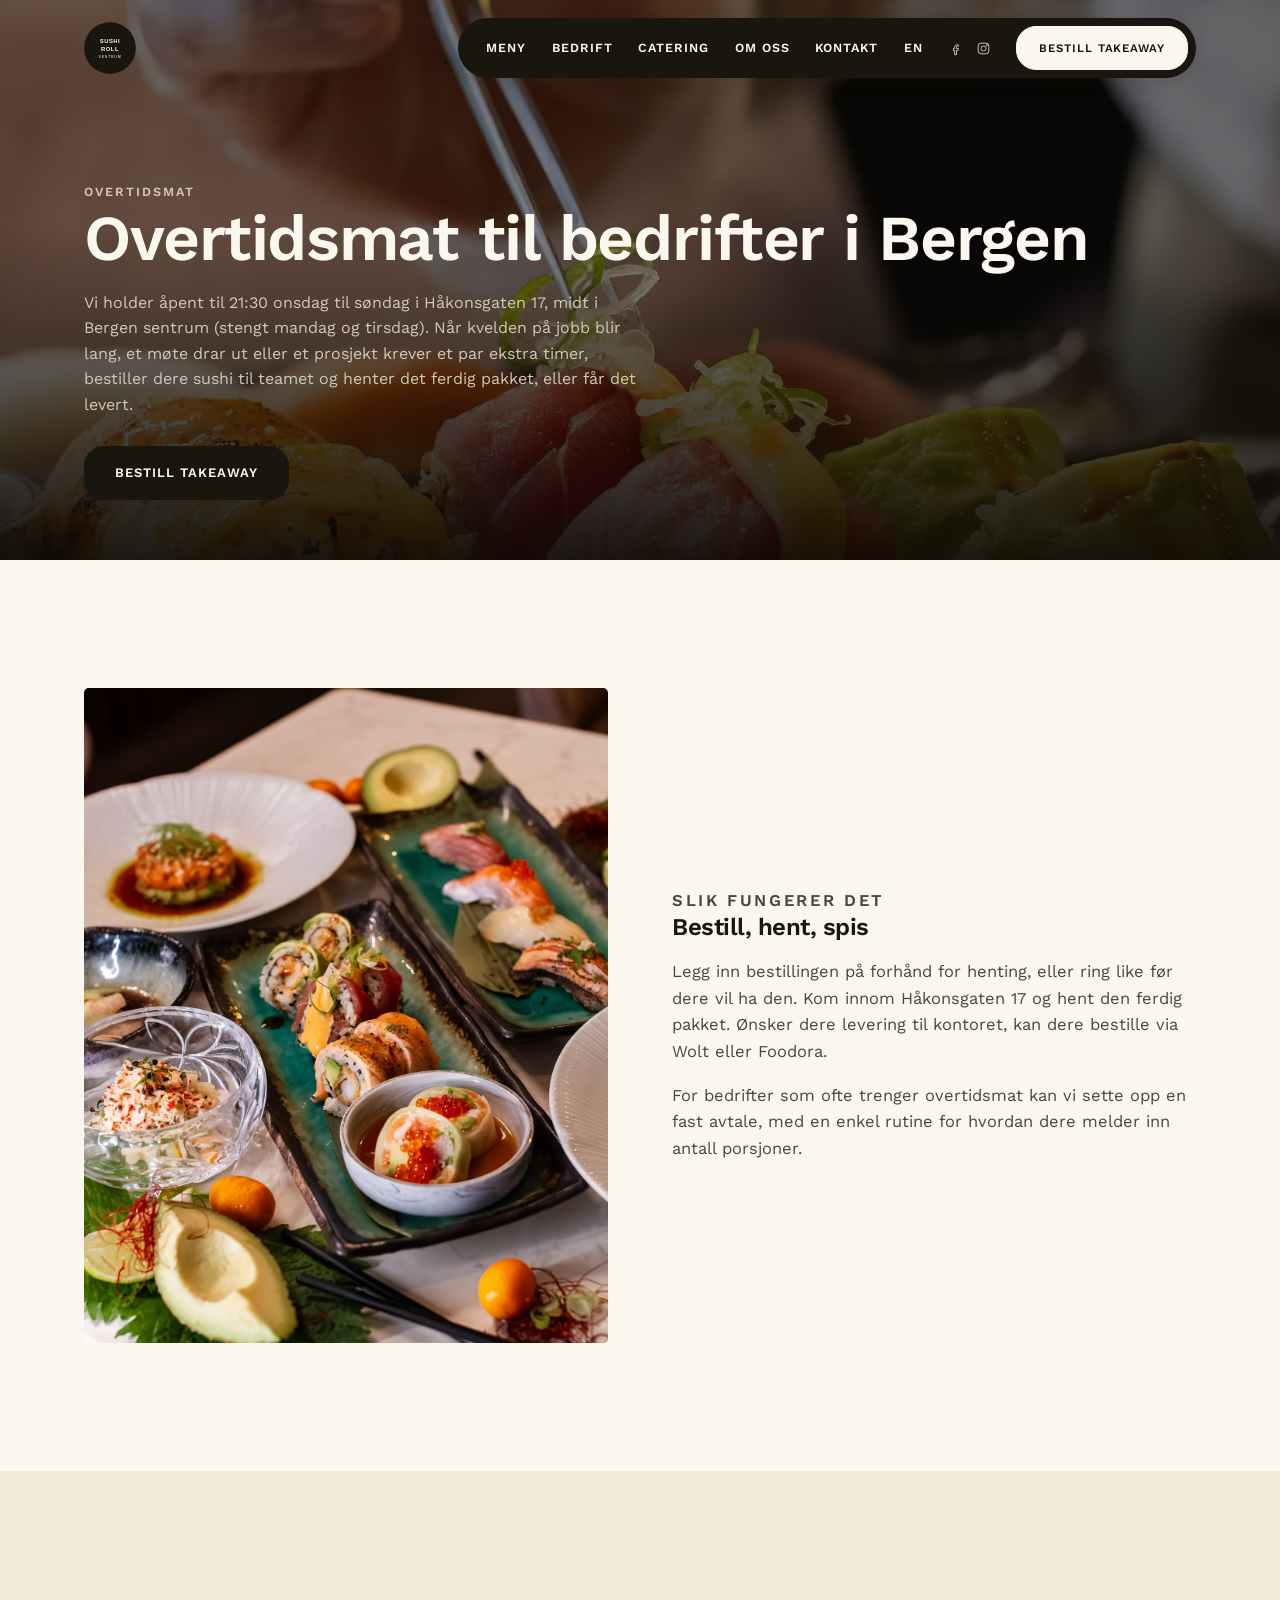
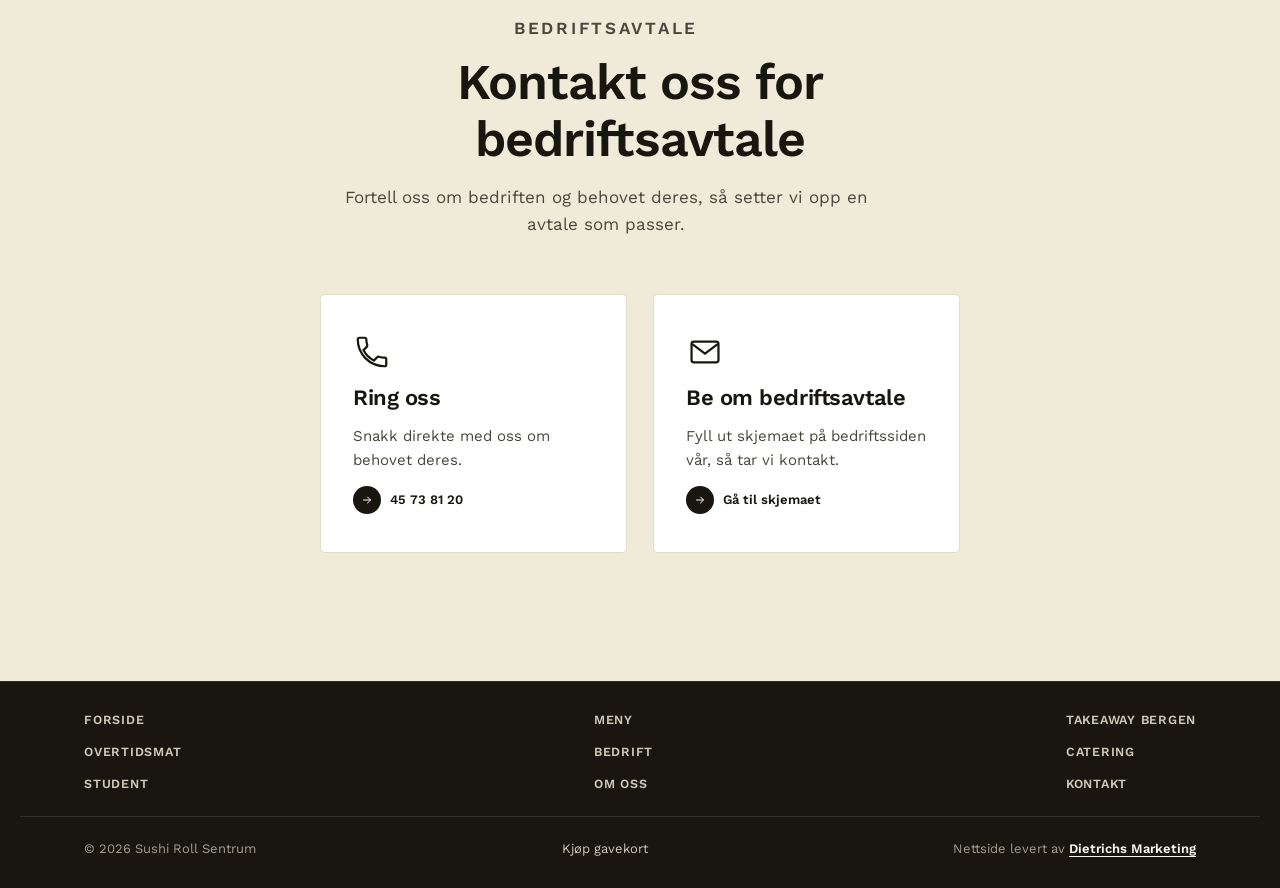
<file: overtidsmat-bergen/index.html>
<!DOCTYPE html>
<html lang="nb">
<head>
<!-- Google Tag Manager -->
<script>(function(w,d,s,l,i){w[l]=w[l]||[];w[l].push({'gtm.start':
new Date().getTime(),event:'gtm.js'});var f=d.getElementsByTagName(s)[0],
j=d.createElement(s),dl=l!='dataLayer'?'&l='+l:'';j.async=true;j.src=
'https://www.googletagmanager.com/gtm.js?id='+i+dl;f.parentNode.insertBefore(j,f);
})(window,document,'script','dataLayer','GTM-P364MCJJ');</script>
<!-- End Google Tag Manager -->
<!-- Google tag (gtag.js) -->
<script async src="https://www.googletagmanager.com/gtag/js?id=GT-PLFJ6S7V"></script>
<script>
  window.dataLayer = window.dataLayer || [];
  function gtag(){dataLayer.push(arguments);}
  gtag('js', new Date());
  gtag('config', 'GT-PLFJ6S7V');
  gtag('config', 'G-C80LC5GGZ7');
</script>
<meta charset="UTF-8">
<meta name="viewport" content="width=device-width, initial-scale=1">
<title>Overtidsmat Bergen. Mat til bedrifter fra Sushi Roll</title>
<meta name="description" content="Overtidsmat til bedrifter i Bergen sentrum fra Sushi Roll Sentrum. Sushi levert eller hentet i Håkonsgaten når kvelden på jobb blir lang.">
<link rel="canonical" href="https://sushiroll.no/overtidsmat-bergen/">
<meta property="og:title" content="Overtidsmat til bedrifter i Bergen">
<meta property="og:description" content="Sushi levert eller hentet i Håkonsgaten når arbeidsdagen blir lang.">
<meta property="og:type" content="website">
<meta property="og:image" content="https://sushiroll.no/assets/images/hero-poster.jpg">
<meta property="og:url" content="https://sushiroll.no/overtidsmat-bergen/">
<meta property="og:locale" content="nb_NO">
<meta name="twitter:card" content="summary_large_image">
<meta name="theme-color" content="#18160f">
<link rel="icon" href="../assets/images/favicon.png" type="image/png">
<link rel="preload" as="font" type="font/woff2" href="../assets/fonts/WorkSans-600-latin.woff2" crossorigin>
<link rel="preload" as="font" type="font/woff2" href="../assets/fonts/WorkSans-400-latin.woff2" crossorigin>
<link rel="stylesheet" href="../style.css">
</head>
<body class="no-hero">
<!-- Google Tag Manager (noscript) -->
<noscript><iframe src="https://www.googletagmanager.com/ns.html?id=GTM-P364MCJJ"
height="0" width="0" style="display:none;visibility:hidden"></iframe></noscript>
<!-- End Google Tag Manager (noscript) -->
<!-- SPORING: sett inn GTM noscript-iframe her ved lansering på ekte domene, se SPORING-KILDE.md -->

<div class="scrim" id="scrim"></div>

<header class="site-header" id="siteHeader">
  <div class="container">
    <a href="../" class="brand" aria-label="Sushi Roll Sentrum, til forsiden">
      <img src="../assets/images/logo.svg" alt="Sushi Roll Sentrum" width="150" height="148">
    </a>
    <div class="nav-pill">
      <nav class="main-nav" aria-label="Hovedmeny">
        <a href="../meny/">Meny</a>
        <a href="../bedrift/">Bedrift</a>
        <a href="../catering-bergen/">Catering</a>
        <a href="../om-oss/">Om oss</a>
        <a href="../kontakt/">Kontakt</a>
        <a href="../en/" lang="en" hreflang="en">EN</a>
      </nav>
      <div class="header-social">
        <a href="https://www.facebook.com/Sushirollsandviken" target="_blank" rel="noopener" aria-label="Sushi Roll på Facebook">
          <svg viewBox="0 0 24 24" fill="none" stroke="currentColor" stroke-width="1.6"><path d="M15 8.5h-2c-.55 0-1 .45-1 1V12h3l-.4 3h-2.6v7h-3v-7H7v-3h2v-2.2C9 7.9 10.6 6 13.2 6H15v2.5Z"/></svg>
        </a>
        <a href="https://www.instagram.com/sushirollsandviken/" target="_blank" rel="noopener" aria-label="Sushi Roll på Instagram">
          <svg viewBox="0 0 24 24" fill="none" stroke="currentColor" stroke-width="1.6"><rect x="3.5" y="3.5" width="17" height="17" rx="4.5"/><circle cx="12" cy="12" r="4"/><circle cx="17.2" cy="6.8" r="1"/></svg>
        </a>
      </div>
      <a class="btn btn--sm nav-cta" href="https://order.gastroplanner.no/s/sushirollsentrum" target="_blank" rel="noopener" data-event="bestill-klikk" data-kanal="takeaway">Bestill TakeAway</a>
    </div>
  </div>
</header>

<nav class="mobile-tabbar" aria-label="Hurtighandlinger" id="mobileTabbar">
  <a class="mobile-tabbar-item is-primary" href="https://order.gastroplanner.no/s/sushirollsentrum" target="_blank" rel="noopener" data-event="bestill-klikk" data-kanal="takeaway">
    <svg viewBox="0 0 24 24" fill="none" stroke="currentColor" stroke-width="1.4"><path d="M6 8h12l-1 12.5a1.5 1.5 0 0 1-1.5 1.5h-7a1.5 1.5 0 0 1-1.5-1.5L6 8Z"/><path d="M9 8V6a3 3 0 0 1 6 0v2"/></svg>
    <span>Bestill</span>
  </a>
  <button type="button" class="mobile-tabbar-item" id="tabbarOrderTrigger" aria-haspopup="true" aria-expanded="false" aria-controls="tabbarOrderMenu">
    <svg viewBox="0 0 24 24" fill="none" stroke="currentColor" stroke-width="1.4"><circle cx="6" cy="18" r="2.4"/><circle cx="17" cy="18" r="2.4"/><path d="M6 18V9.5h3.5L15 15.5h2M9.5 9.5 12 6h3l2.5 4"/></svg>
    <span>Levering</span>
  </button>
  <button class="mobile-tabbar-item" id="hamburgerBtn" aria-label="Åpne meny" aria-expanded="false" aria-controls="mobileMenu">
    <svg viewBox="0 0 24 24" fill="none" stroke="currentColor" stroke-width="2" stroke-linecap="round"><path d="M4 7h16M4 12h16M4 17h16"/></svg>
    <span>Meny</span>
  </button>
  <div class="tabbar-order-menu" id="tabbarOrderMenu">
    <a href="https://wolt.com/nb/nor/bergen/restaurant/sushi-roll-sentrum" target="_blank" rel="noopener" data-event="klikk-til-wolt">Wolt</a>
    <a href="https://www.foodora.no/restaurant/n24h/sushi-roll-sentrum" target="_blank" rel="noopener" data-event="klikk-til-foodora">Foodora</a>
  </div>
</nav>

<div class="mobile-menu" id="mobileMenu">
  <div class="mobile-menu-top">
    <button class="mobile-close" id="mobileCloseBtn" aria-label="Lukk meny">
      <svg viewBox="0 0 24 24" fill="none" stroke="currentColor" stroke-width="1.8" width="18" height="18"><path d="M5 5l14 14M19 5 5 19"/></svg>
    </button>
  </div>
  <nav aria-label="Mobilmeny">
    <a href="../meny/">Meny</a>
    <a href="../takeaway-bergen/">Takeaway Bergen</a>
    <a href="../bedrift/">Bedrift</a>
    <a href="./">Overtidsmat</a>
    <a href="../catering-bergen/">Catering</a>
    <a href="../student/">Student</a>
    <a href="../om-oss/">Om oss</a>
    <a href="../kontakt/">Kontakt</a>
    <a href="../en/" lang="en" hreflang="en">English</a>
  </nav>
  <div class="btn-row">
    <a class="btn btn--on-dark" href="https://order.gastroplanner.no/s/sushirollsentrum" target="_blank" rel="noopener" data-event="bestill-klikk" data-kanal="takeaway">Bestill TakeAway</a>
    <a class="btn btn--ghost-on-dark" href="https://wolt.com/nb/nor/bergen/restaurant/sushi-roll-sentrum" target="_blank" rel="noopener" data-event="klikk-til-wolt">Bestill på Wolt</a>
    <a class="btn btn--ghost-on-dark" href="https://www.foodora.no/restaurant/n24h/sushi-roll-sentrum" target="_blank" rel="noopener" data-event="klikk-til-foodora">Bestill på Foodora</a>
    <a class="btn btn--ghost-on-dark" href="https://givn.no/shop/sushi-roll" target="_blank" rel="noopener">Kjøp gavekort</a>
  </div>
  <div class="mobile-social">
    <a href="https://www.facebook.com/Sushirollsandviken" target="_blank" rel="noopener" aria-label="Facebook">
      <svg viewBox="0 0 24 24" fill="none" stroke="currentColor" stroke-width="1.6"><path d="M15 8.5h-2c-.55 0-1 .45-1 1V12h3l-.4 3h-2.6v7h-3v-7H7v-3h2v-2.2C9 7.9 10.6 6 13.2 6H15v2.5Z"/></svg>
    </a>
    <a href="https://www.instagram.com/sushirollsandviken/" target="_blank" rel="noopener" aria-label="Instagram">
      <svg viewBox="0 0 24 24" fill="none" stroke="currentColor" stroke-width="1.6"><rect x="3.5" y="3.5" width="17" height="17" rx="4.5"/><circle cx="12" cy="12" r="4"/><circle cx="17.2" cy="6.8" r="1"/></svg>
    </a>
  </div>
</div>

<section class="menu-hero menu-hero--photo" style="background-image:url('../assets/images/plate-plating.webp')">
  <div class="container">
    <p class="eyebrow">Overtidsmat</p>
    <h1 class="headline">Overtidsmat til bedrifter i Bergen</h1>
    <p>Vi holder åpent til 21:30 onsdag til søndag i Håkonsgaten 17, midt i Bergen sentrum (stengt mandag og tirsdag). Når kvelden på jobb blir lang, et møte drar ut eller et prosjekt krever et par ekstra timer, bestiller dere sushi til teamet og henter det ferdig pakket, eller får det levert.</p>
    <div class="btn-row reveal">
      <a class="btn" href="https://order.gastroplanner.no/s/sushirollsentrum" target="_blank" rel="noopener" data-event="bestill-klikk" data-kanal="takeaway">Bestill TakeAway</a>
    </div>
  </div>
</section>

<section class="section" id="slik-fungerer-det">
  <div class="container">
    <div class="split">
      <div class="split-media reveal"><img src="../assets/images/plate-table-spread.webp" alt="Sushi til overtidsmat på jobb" loading="lazy" width="1350" height="1800"></div>
      <div class="split-copy reveal">
        <p class="eyebrow">Slik fungerer det</p>
        <h2 class="headline">Bestill, hent, spis</h2>
        <p>Legg inn bestillingen på forhånd for henting, eller ring like før dere vil ha den. Kom innom Håkonsgaten 17 og hent den ferdig pakket. Ønsker dere levering til kontoret, kan dere bestille via Wolt eller Foodora.</p>
        <p>For bedrifter som ofte trenger overtidsmat kan vi sette opp en fast avtale, med en enkel rutine for hvordan dere melder inn antall porsjoner.</p>
      </div>
    </div>
  </div>
</section>

<section class="section section--alt" id="kontakt">
  <div class="container">
    <div class="section-head center">
      <p class="eyebrow reveal">Bedriftsavtale</p>
      <h2 class="headline">Kontakt oss for bedriftsavtale</h2>
      <p class="reveal">Fortell oss om bedriften og behovet deres, så setter vi opp en avtale som passer.</p>
    </div>
    <div class="action-grid action-grid--2col">
      <div class="action-card reveal">
        <svg class="icon" viewBox="0 0 24 24" fill="none" stroke="currentColor" stroke-width="1.4"><path d="M6.6 10.8c1.4 2.8 3.8 5.2 6.6 6.6l2.2-2.2c.3-.3.7-.4 1-.2 1.1.4 2.3.6 3.6.6.6 0 1 .4 1 1V20c0 .6-.4 1-1 1C10.6 21 3 13.4 3 4c0-.6.4-1 1-1h3.4c.6 0 1 .4 1 1 0 1.3.2 2.5.6 3.6.1.4 0 .8-.2 1L6.6 10.8Z"/></svg>
        <h3>Ring oss</h3>
        <p>Snakk direkte med oss om behovet deres.</p>
        <a class="arrow-link arrow-link--sm" href="tel:+4745738120" data-event="telefon-klikk">
          <span class="arrow-circle"><svg viewBox="0 0 24 24" fill="none" stroke="currentColor" stroke-width="2" stroke-linecap="round" stroke-linejoin="round"><path d="M5 12h14M13 6l6 6-6 6"/></svg></span>
          45 73 81 20
        </a>
      </div>
      <div class="action-card reveal">
        <svg class="icon" viewBox="0 0 24 24" fill="none" stroke="currentColor" stroke-width="1.4"><rect x="3.5" y="5.5" width="17" height="13" rx="1.5"/><path d="M4 7l8 6 8-6"/></svg>
        <h3>Be om bedriftsavtale</h3>
        <p>Fyll ut skjemaet på bedriftssiden vår, så tar vi kontakt.</p>
        <a class="arrow-link arrow-link--sm" href="../bedrift/#skjema" data-event="bedriftsforesporsel">
          <span class="arrow-circle"><svg viewBox="0 0 24 24" fill="none" stroke="currentColor" stroke-width="2" stroke-linecap="round" stroke-linejoin="round"><path d="M5 12h14M13 6l6 6-6 6"/></svg></span>
          Gå til skjemaet
        </a>
      </div>
    </div>
  </div>
</section>

<footer class="site-footer">
  <div class="container footer-links" aria-label="Sidekart">
    <a href="../">Forside</a>
    <a href="../meny/">Meny</a>
    <a href="../takeaway-bergen/">Takeaway Bergen</a>
    <a href="./">Overtidsmat</a>
    <a href="../bedrift/">Bedrift</a>
    <a href="../catering-bergen/">Catering</a>
    <a href="../student/">Student</a>
    <a href="../om-oss/">Om oss</a>
    <a href="../kontakt/">Kontakt</a>
  </div>
  <div class="container">
    <p>© <span id="year"></span> Sushi Roll Sentrum</p>
    <p><a href="https://givn.no/shop/sushi-roll" target="_blank" rel="noopener">Kjøp gavekort</a></p>
    <p>Nettside levert av <a href="https://dmarketing.no" target="_blank" rel="noopener">Dietrichs Marketing</a></p>
  </div>
</footer>

<script src="../app.js"></script>
</body>
</html>
</file>
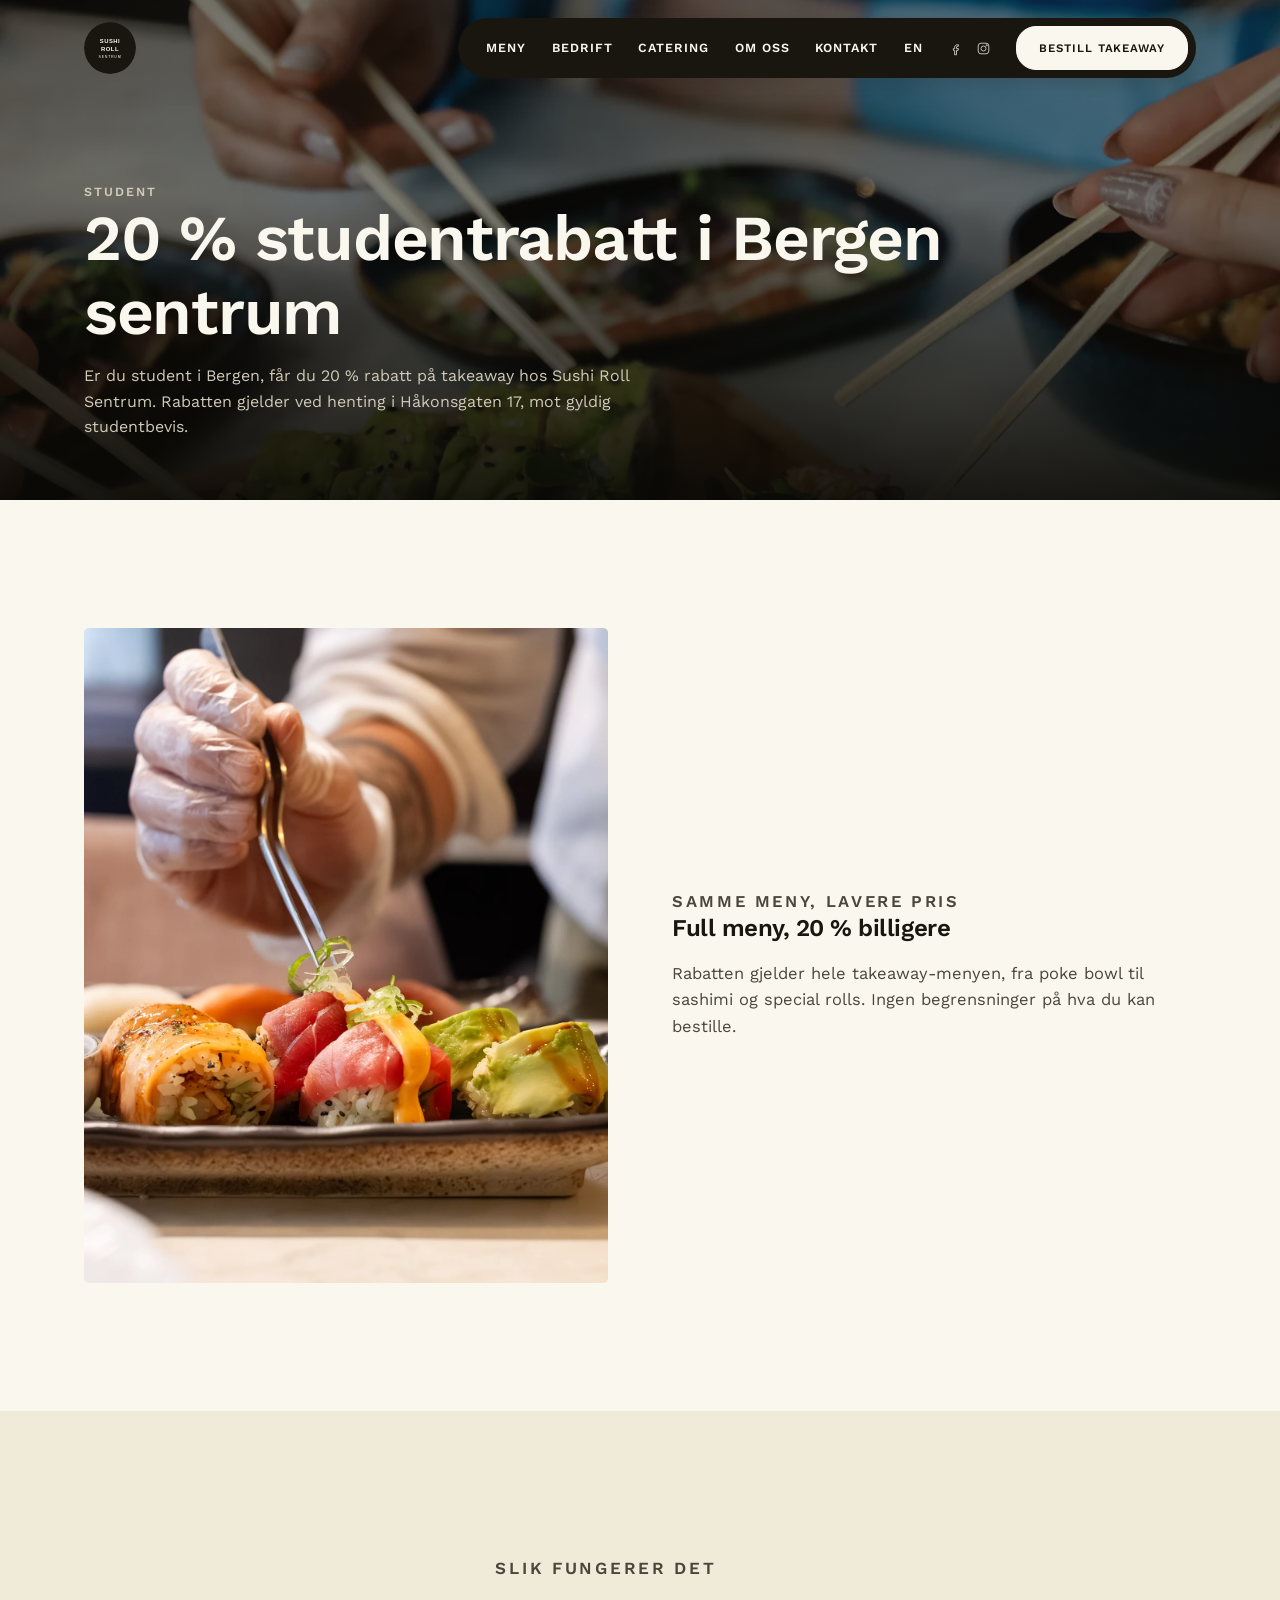
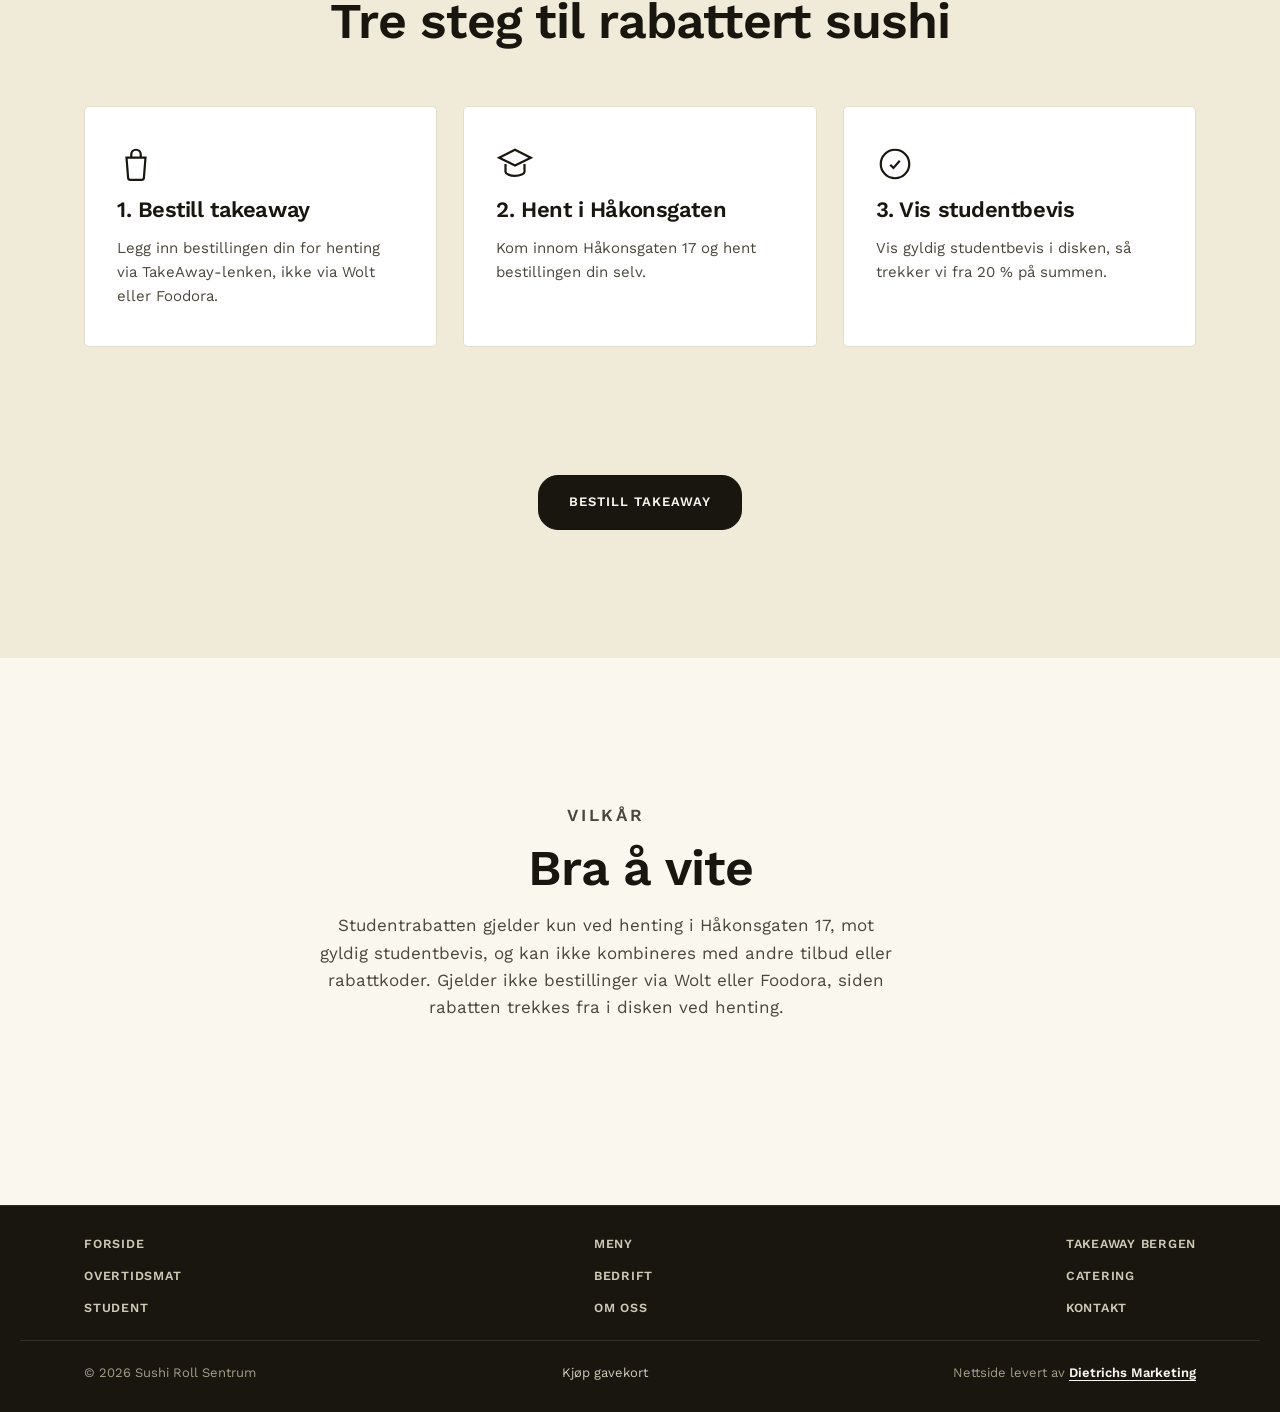
<file: student/index.html>
<!DOCTYPE html>
<html lang="nb">
<head>
<!-- Google Tag Manager -->
<script>(function(w,d,s,l,i){w[l]=w[l]||[];w[l].push({'gtm.start':
new Date().getTime(),event:'gtm.js'});var f=d.getElementsByTagName(s)[0],
j=d.createElement(s),dl=l!='dataLayer'?'&l='+l:'';j.async=true;j.src=
'https://www.googletagmanager.com/gtm.js?id='+i+dl;f.parentNode.insertBefore(j,f);
})(window,document,'script','dataLayer','GTM-P364MCJJ');</script>
<!-- End Google Tag Manager -->
<!-- Google tag (gtag.js) -->
<script async src="https://www.googletagmanager.com/gtag/js?id=GT-PLFJ6S7V"></script>
<script>
  window.dataLayer = window.dataLayer || [];
  function gtag(){dataLayer.push(arguments);}
  gtag('js', new Date());
  gtag('config', 'GT-PLFJ6S7V');
  gtag('config', 'G-C80LC5GGZ7');
</script>
<meta charset="UTF-8">
<meta name="viewport" content="width=device-width, initial-scale=1">
<title>Studentrabatt Bergen. Sushi Roll Sentrum</title>
<meta name="description" content="20 % studentrabatt på sushi takeaway hos Sushi Roll Sentrum i Bergen sentrum. Vis studentbevis ved henting i Håkonsgaten.">
<link rel="canonical" href="https://sushiroll.no/student/">
<meta property="og:title" content="Studentrabatt hos Sushi Roll Sentrum">
<meta property="og:description" content="20 % studentrabatt på takeaway i Bergen sentrum.">
<meta property="og:type" content="website">
<meta property="og:image" content="https://sushiroll.no/assets/images/hero-poster.jpg">
<meta property="og:url" content="https://sushiroll.no/student/">
<meta property="og:locale" content="nb_NO">
<meta name="twitter:card" content="summary_large_image">
<meta name="theme-color" content="#18160f">
<link rel="icon" href="../assets/images/favicon.png" type="image/png">
<link rel="preload" as="font" type="font/woff2" href="../assets/fonts/WorkSans-600-latin.woff2" crossorigin>
<link rel="preload" as="font" type="font/woff2" href="../assets/fonts/WorkSans-400-latin.woff2" crossorigin>
<link rel="stylesheet" href="../style.css">
</head>
<body class="no-hero">
<!-- Google Tag Manager (noscript) -->
<noscript><iframe src="https://www.googletagmanager.com/ns.html?id=GTM-P364MCJJ"
height="0" width="0" style="display:none;visibility:hidden"></iframe></noscript>
<!-- End Google Tag Manager (noscript) -->
<!-- SPORING: sett inn GTM noscript-iframe her ved lansering på ekte domene, se SPORING-KILDE.md -->

<div class="scrim" id="scrim"></div>

<header class="site-header" id="siteHeader">
  <div class="container">
    <a href="../" class="brand" aria-label="Sushi Roll Sentrum, til forsiden">
      <img src="../assets/images/logo.svg" alt="Sushi Roll Sentrum" width="150" height="148">
    </a>
    <div class="nav-pill">
      <nav class="main-nav" aria-label="Hovedmeny">
        <a href="../meny/">Meny</a>
        <a href="../bedrift/">Bedrift</a>
        <a href="../catering-bergen/">Catering</a>
        <a href="../om-oss/">Om oss</a>
        <a href="../kontakt/">Kontakt</a>
        <a href="../en/" lang="en" hreflang="en">EN</a>
      </nav>
      <div class="header-social">
        <a href="https://www.facebook.com/Sushirollsandviken" target="_blank" rel="noopener" aria-label="Sushi Roll på Facebook">
          <svg viewBox="0 0 24 24" fill="none" stroke="currentColor" stroke-width="1.6"><path d="M15 8.5h-2c-.55 0-1 .45-1 1V12h3l-.4 3h-2.6v7h-3v-7H7v-3h2v-2.2C9 7.9 10.6 6 13.2 6H15v2.5Z"/></svg>
        </a>
        <a href="https://www.instagram.com/sushirollsandviken/" target="_blank" rel="noopener" aria-label="Sushi Roll på Instagram">
          <svg viewBox="0 0 24 24" fill="none" stroke="currentColor" stroke-width="1.6"><rect x="3.5" y="3.5" width="17" height="17" rx="4.5"/><circle cx="12" cy="12" r="4"/><circle cx="17.2" cy="6.8" r="1"/></svg>
        </a>
      </div>
      <a class="btn btn--sm nav-cta" href="https://order.gastroplanner.no/s/sushirollsentrum" target="_blank" rel="noopener" data-event="bestill-klikk" data-kanal="takeaway">Bestill TakeAway</a>
    </div>
  </div>
</header>

<nav class="mobile-tabbar" aria-label="Hurtighandlinger" id="mobileTabbar">
  <a class="mobile-tabbar-item is-primary" href="https://order.gastroplanner.no/s/sushirollsentrum" target="_blank" rel="noopener" data-event="bestill-klikk" data-kanal="takeaway">
    <svg viewBox="0 0 24 24" fill="none" stroke="currentColor" stroke-width="1.4"><path d="M6 8h12l-1 12.5a1.5 1.5 0 0 1-1.5 1.5h-7a1.5 1.5 0 0 1-1.5-1.5L6 8Z"/><path d="M9 8V6a3 3 0 0 1 6 0v2"/></svg>
    <span>Bestill</span>
  </a>
  <button type="button" class="mobile-tabbar-item" id="tabbarOrderTrigger" aria-haspopup="true" aria-expanded="false" aria-controls="tabbarOrderMenu">
    <svg viewBox="0 0 24 24" fill="none" stroke="currentColor" stroke-width="1.4"><circle cx="6" cy="18" r="2.4"/><circle cx="17" cy="18" r="2.4"/><path d="M6 18V9.5h3.5L15 15.5h2M9.5 9.5 12 6h3l2.5 4"/></svg>
    <span>Levering</span>
  </button>
  <button class="mobile-tabbar-item" id="hamburgerBtn" aria-label="Åpne meny" aria-expanded="false" aria-controls="mobileMenu">
    <svg viewBox="0 0 24 24" fill="none" stroke="currentColor" stroke-width="2" stroke-linecap="round"><path d="M4 7h16M4 12h16M4 17h16"/></svg>
    <span>Meny</span>
  </button>
  <div class="tabbar-order-menu" id="tabbarOrderMenu">
    <a href="https://wolt.com/nb/nor/bergen/restaurant/sushi-roll-sentrum" target="_blank" rel="noopener" data-event="klikk-til-wolt">Wolt</a>
    <a href="https://www.foodora.no/restaurant/n24h/sushi-roll-sentrum" target="_blank" rel="noopener" data-event="klikk-til-foodora">Foodora</a>
  </div>
</nav>

<div class="mobile-menu" id="mobileMenu">
  <div class="mobile-menu-top">
    <button class="mobile-close" id="mobileCloseBtn" aria-label="Lukk meny">
      <svg viewBox="0 0 24 24" fill="none" stroke="currentColor" stroke-width="1.8" width="18" height="18"><path d="M5 5l14 14M19 5 5 19"/></svg>
    </button>
  </div>
  <nav aria-label="Mobilmeny">
    <a href="../meny/">Meny</a>
    <a href="../takeaway-bergen/">Takeaway Bergen</a>
    <a href="../overtidsmat-bergen/">Overtidsmat</a>
    <a href="../bedrift/">Bedrift</a>
    <a href="../catering-bergen/">Catering</a>
    <a href="./">Student</a>
    <a href="../om-oss/">Om oss</a>
    <a href="../kontakt/">Kontakt</a>
    <a href="../en/" lang="en" hreflang="en">English</a>
  </nav>
  <div class="btn-row">
    <a class="btn btn--on-dark" href="https://order.gastroplanner.no/s/sushirollsentrum" target="_blank" rel="noopener" data-event="bestill-klikk" data-kanal="takeaway">Bestill TakeAway</a>
    <a class="btn btn--ghost-on-dark" href="https://wolt.com/nb/nor/bergen/restaurant/sushi-roll-sentrum" target="_blank" rel="noopener" data-event="klikk-til-wolt">Bestill på Wolt</a>
    <a class="btn btn--ghost-on-dark" href="https://www.foodora.no/restaurant/n24h/sushi-roll-sentrum" target="_blank" rel="noopener" data-event="klikk-til-foodora">Bestill på Foodora</a>
    <a class="btn btn--ghost-on-dark" href="https://givn.no/shop/sushi-roll" target="_blank" rel="noopener">Kjøp gavekort</a>
  </div>
  <div class="mobile-social">
    <a href="https://www.facebook.com/Sushirollsandviken" target="_blank" rel="noopener" aria-label="Facebook">
      <svg viewBox="0 0 24 24" fill="none" stroke="currentColor" stroke-width="1.6"><path d="M15 8.5h-2c-.55 0-1 .45-1 1V12h3l-.4 3h-2.6v7h-3v-7H7v-3h2v-2.2C9 7.9 10.6 6 13.2 6H15v2.5Z"/></svg>
    </a>
    <a href="https://www.instagram.com/sushirollsandviken/" target="_blank" rel="noopener" aria-label="Instagram">
      <svg viewBox="0 0 24 24" fill="none" stroke="currentColor" stroke-width="1.6"><rect x="3.5" y="3.5" width="17" height="17" rx="4.5"/><circle cx="12" cy="12" r="4"/><circle cx="17.2" cy="6.8" r="1"/></svg>
    </a>
  </div>
</div>

<section class="menu-hero menu-hero--photo" style="background-image:url('../assets/images/plate-lifestyle.webp')">
  <div class="container">
    <p class="eyebrow">Student</p>
    <h1 class="headline">20&nbsp;% studentrabatt i Bergen sentrum</h1>
    <p>Er du student i Bergen, får du 20&nbsp;% rabatt på takeaway hos Sushi Roll Sentrum. Rabatten gjelder ved henting i Håkonsgaten 17, mot gyldig studentbevis.</p>
  </div>
</section>

<section class="section" id="student-bilde">
  <div class="container">
    <div class="split">
      <div class="split-media reveal"><img src="../assets/images/plate-plating.webp" alt="Sushi til studentpris" loading="lazy" width="1350" height="1800"></div>
      <div class="split-copy reveal">
        <p class="eyebrow">Samme meny, lavere pris</p>
        <h2 class="headline">Full meny, 20&nbsp;% billigere</h2>
        <p>Rabatten gjelder hele takeaway-menyen, fra poke bowl til sashimi og special rolls. Ingen begrensninger på hva du kan bestille.</p>
      </div>
    </div>
  </div>
</section>

<section class="section section--alt" id="slik-fungerer-det">
  <div class="container">
    <div class="section-head center">
      <p class="eyebrow reveal">Slik fungerer det</p>
      <h2 class="headline">Tre steg til rabattert sushi</h2>
    </div>
    <div class="action-grid">
      <div class="action-card reveal">
        <svg class="icon" viewBox="0 0 24 24" fill="none" stroke="currentColor" stroke-width="1.4"><path d="M6 8h12l-1 12.5a1.5 1.5 0 0 1-1.5 1.5h-7a1.5 1.5 0 0 1-1.5-1.5L6 8Z"/><path d="M9 8V6a3 3 0 0 1 6 0v2"/></svg>
        <h3>1. Bestill takeaway</h3>
        <p>Legg inn bestillingen din for henting via TakeAway-lenken, ikke via Wolt eller Foodora.</p>
      </div>
      <div class="action-card reveal">
        <svg class="icon" viewBox="0 0 24 24" fill="none" stroke="currentColor" stroke-width="1.4"><path d="M12 3 2 8l10 5 10-5-10-5Z"/><path d="M6 12v5c0 1.1 2.7 2.5 6 2.5s6-1.4 6-2.5v-5"/></svg>
        <h3>2. Hent i Håkonsgaten</h3>
        <p>Kom innom Håkonsgaten 17 og hent bestillingen din selv.</p>
      </div>
      <div class="action-card reveal">
        <svg class="icon" viewBox="0 0 24 24" fill="none" stroke="currentColor" stroke-width="1.4"><path d="M9 12.5l2 2 4-4.5"/><circle cx="12" cy="12" r="9"/></svg>
        <h3>3. Vis studentbevis</h3>
        <p>Vis gyldig studentbevis i disken, så trekker vi fra 20&nbsp;% på summen.</p>
      </div>
    </div>
    <div class="menu-cta reveal" style="margin-top:var(--section-pad)">
      <a class="btn" href="https://order.gastroplanner.no/s/sushirollsentrum" target="_blank" rel="noopener" data-event="bestill-klikk" data-kanal="takeaway">Bestill TakeAway</a>
    </div>
  </div>
</section>

<section class="section" id="vilkar">
  <div class="container">
    <div class="section-head center">
      <p class="eyebrow reveal">Vilkår</p>
      <h2 class="headline">Bra å vite</h2>
      <p class="reveal">Studentrabatten gjelder kun ved henting i Håkonsgaten 17, mot gyldig studentbevis, og kan ikke kombineres med andre tilbud eller rabattkoder. Gjelder ikke bestillinger via Wolt eller Foodora, siden rabatten trekkes fra i disken ved henting.</p>
    </div>
  </div>
</section>

<footer class="site-footer">
  <div class="container footer-links" aria-label="Sidekart">
    <a href="../">Forside</a>
    <a href="../meny/">Meny</a>
    <a href="../takeaway-bergen/">Takeaway Bergen</a>
    <a href="../overtidsmat-bergen/">Overtidsmat</a>
    <a href="../bedrift/">Bedrift</a>
    <a href="../catering-bergen/">Catering</a>
    <a href="./">Student</a>
    <a href="../om-oss/">Om oss</a>
    <a href="../kontakt/">Kontakt</a>
  </div>
  <div class="container">
    <p>© <span id="year"></span> Sushi Roll Sentrum</p>
    <p><a href="https://givn.no/shop/sushi-roll" target="_blank" rel="noopener">Kjøp gavekort</a></p>
    <p>Nettside levert av <a href="https://dmarketing.no" target="_blank" rel="noopener">Dietrichs Marketing</a></p>
  </div>
</footer>

<script src="../app.js"></script>
</body>
</html>
</file>
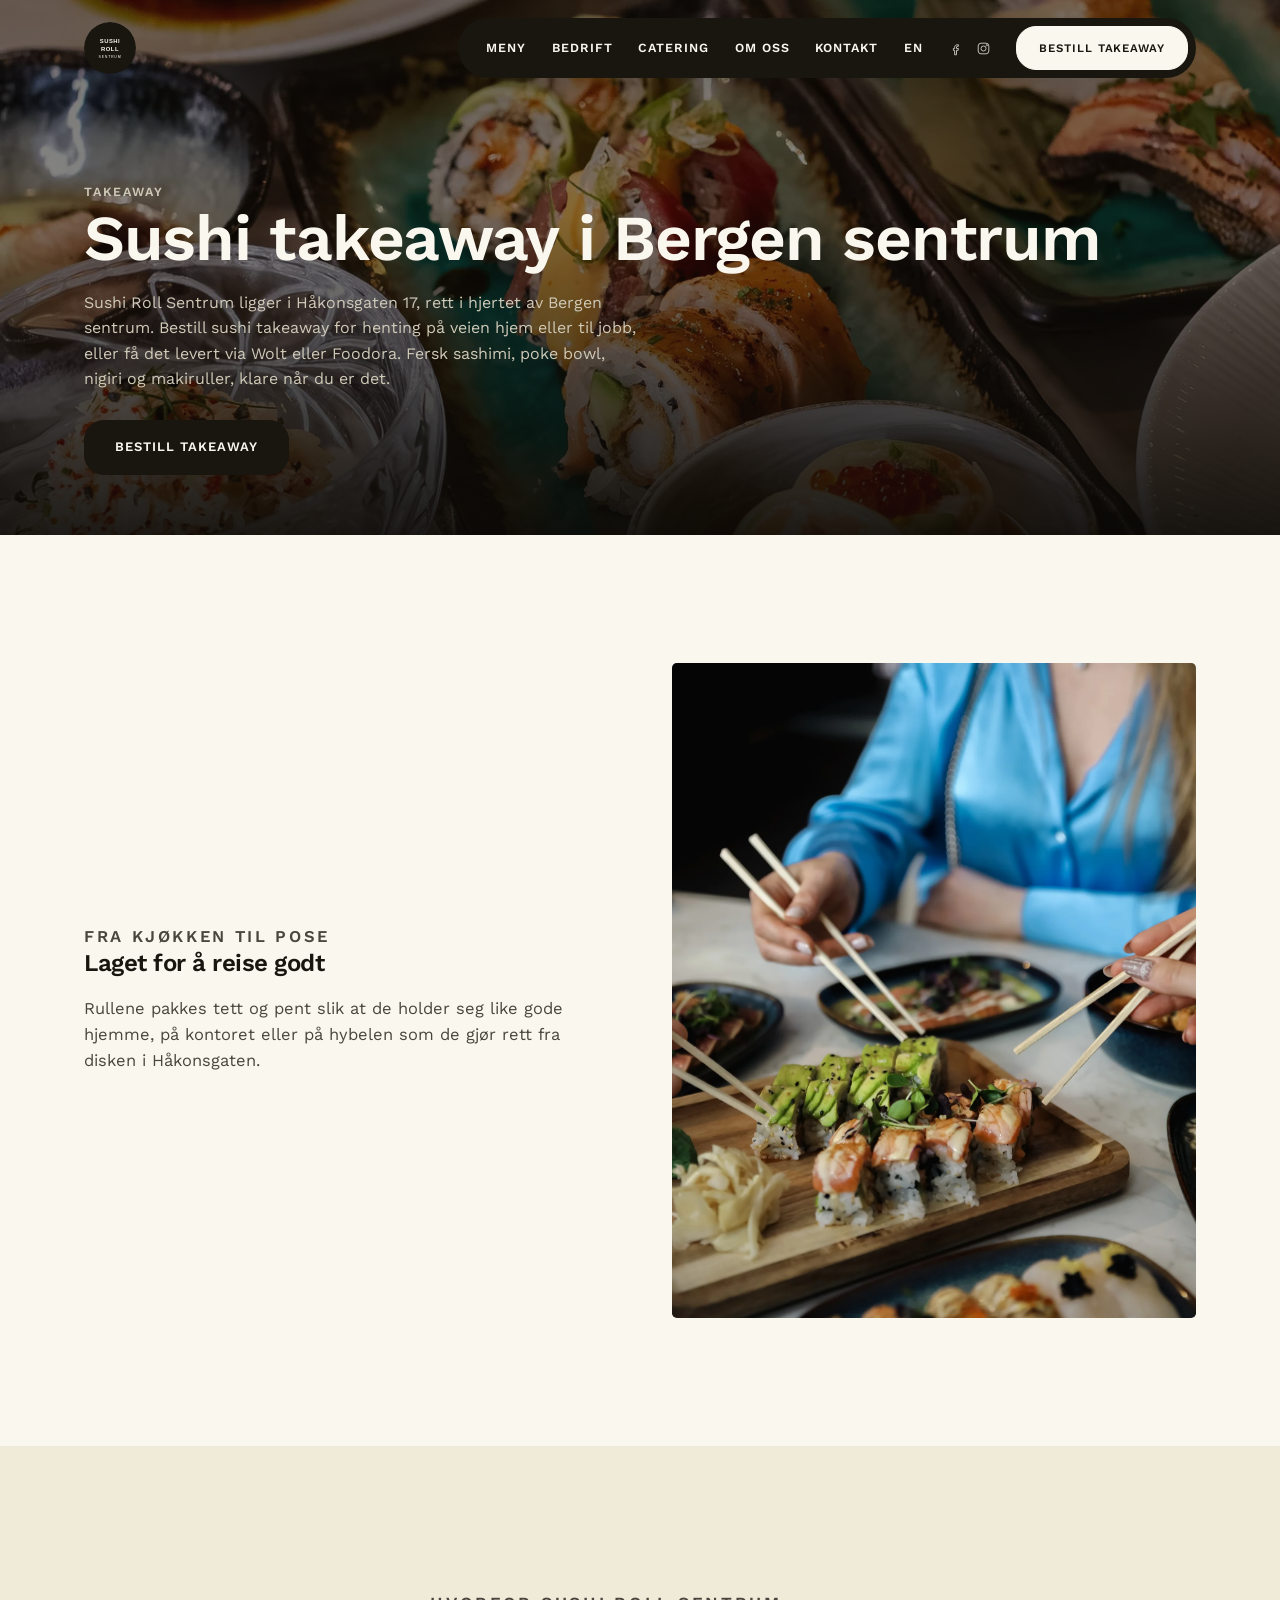
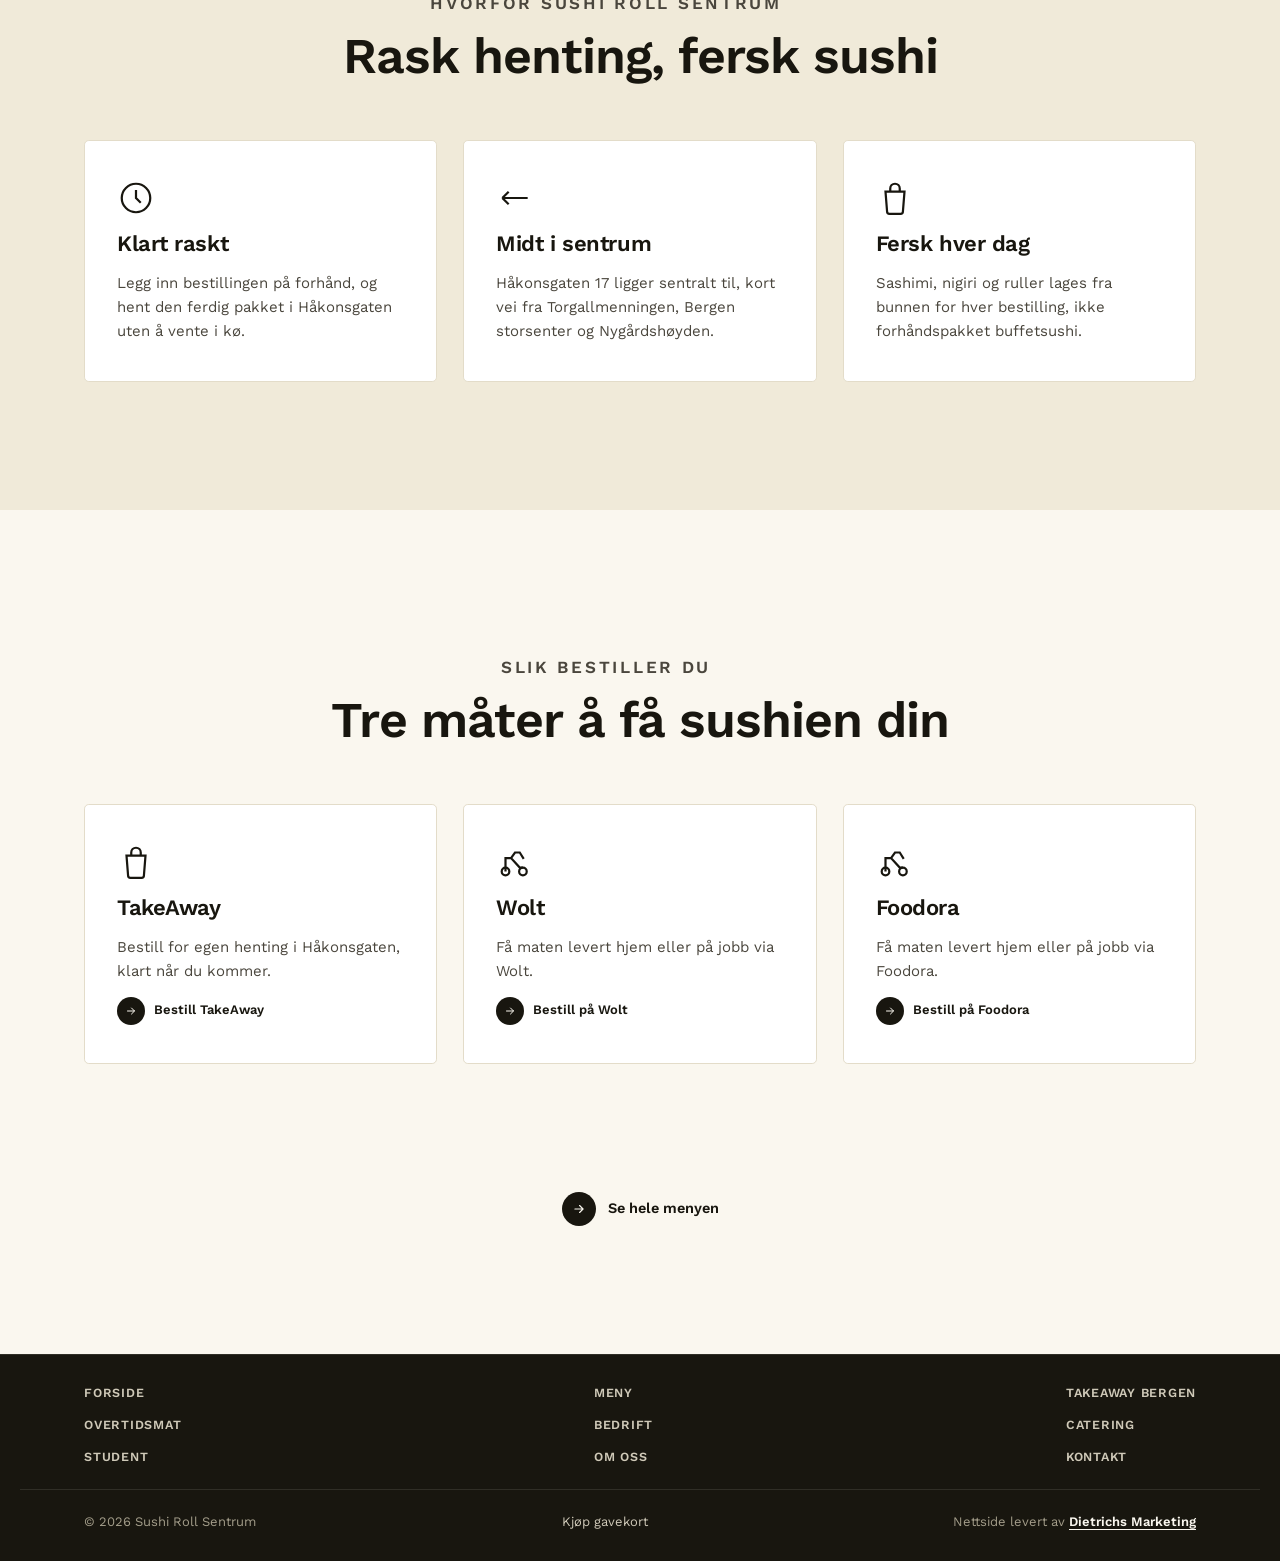
<file: takeaway-bergen/index.html>
<!DOCTYPE html>
<html lang="nb">
<head>
<!-- Google Tag Manager -->
<script>(function(w,d,s,l,i){w[l]=w[l]||[];w[l].push({'gtm.start':
new Date().getTime(),event:'gtm.js'});var f=d.getElementsByTagName(s)[0],
j=d.createElement(s),dl=l!='dataLayer'?'&l='+l:'';j.async=true;j.src=
'https://www.googletagmanager.com/gtm.js?id='+i+dl;f.parentNode.insertBefore(j,f);
})(window,document,'script','dataLayer','GTM-P364MCJJ');</script>
<!-- End Google Tag Manager -->
<!-- Google tag (gtag.js) -->
<script async src="https://www.googletagmanager.com/gtag/js?id=GT-PLFJ6S7V"></script>
<script>
  window.dataLayer = window.dataLayer || [];
  function gtag(){dataLayer.push(arguments);}
  gtag('js', new Date());
  gtag('config', 'GT-PLFJ6S7V');
  gtag('config', 'G-C80LC5GGZ7');
</script>
<meta charset="UTF-8">
<meta name="viewport" content="width=device-width, initial-scale=1">
<title>Sushi takeaway Bergen sentrum. Sushi Roll Sentrum</title>
<meta name="description" content="Sushi takeaway i Bergen sentrum fra Sushi Roll Sentrum, Håkonsgaten 17. Bestill for henting eller få det levert via Wolt og Foodora.">
<link rel="canonical" href="https://sushiroll.no/takeaway-bergen/">
<meta property="og:title" content="Sushi takeaway i Bergen sentrum">
<meta property="og:description" content="Fersk sushi til henting i Håkonsgaten 17, eller levert via Wolt og Foodora.">
<meta property="og:type" content="website">
<meta property="og:image" content="https://sushiroll.no/assets/images/hero-poster.jpg">
<meta property="og:url" content="https://sushiroll.no/takeaway-bergen/">
<meta property="og:locale" content="nb_NO">
<meta name="twitter:card" content="summary_large_image">
<meta name="theme-color" content="#18160f">
<link rel="icon" href="../assets/images/favicon.png" type="image/png">
<link rel="preload" as="font" type="font/woff2" href="../assets/fonts/WorkSans-600-latin.woff2" crossorigin>
<link rel="preload" as="font" type="font/woff2" href="../assets/fonts/WorkSans-400-latin.woff2" crossorigin>
<link rel="stylesheet" href="../style.css">
</head>
<body class="no-hero">
<!-- Google Tag Manager (noscript) -->
<noscript><iframe src="https://www.googletagmanager.com/ns.html?id=GTM-P364MCJJ"
height="0" width="0" style="display:none;visibility:hidden"></iframe></noscript>
<!-- End Google Tag Manager (noscript) -->
<!-- SPORING: sett inn GTM noscript-iframe her ved lansering på ekte domene, se SPORING-KILDE.md -->

<div class="scrim" id="scrim"></div>

<header class="site-header" id="siteHeader">
  <div class="container">
    <a href="../" class="brand" aria-label="Sushi Roll Sentrum, til forsiden">
      <img src="../assets/images/logo.svg" alt="Sushi Roll Sentrum" width="150" height="148">
    </a>
    <div class="nav-pill">
      <nav class="main-nav" aria-label="Hovedmeny">
        <a href="../meny/">Meny</a>
        <a href="../bedrift/">Bedrift</a>
        <a href="../catering-bergen/">Catering</a>
        <a href="../om-oss/">Om oss</a>
        <a href="../kontakt/">Kontakt</a>
        <a href="../en/" lang="en" hreflang="en">EN</a>
      </nav>
      <div class="header-social">
        <a href="https://www.facebook.com/Sushirollsandviken" target="_blank" rel="noopener" aria-label="Sushi Roll på Facebook">
          <svg viewBox="0 0 24 24" fill="none" stroke="currentColor" stroke-width="1.6"><path d="M15 8.5h-2c-.55 0-1 .45-1 1V12h3l-.4 3h-2.6v7h-3v-7H7v-3h2v-2.2C9 7.9 10.6 6 13.2 6H15v2.5Z"/></svg>
        </a>
        <a href="https://www.instagram.com/sushirollsandviken/" target="_blank" rel="noopener" aria-label="Sushi Roll på Instagram">
          <svg viewBox="0 0 24 24" fill="none" stroke="currentColor" stroke-width="1.6"><rect x="3.5" y="3.5" width="17" height="17" rx="4.5"/><circle cx="12" cy="12" r="4"/><circle cx="17.2" cy="6.8" r="1"/></svg>
        </a>
      </div>
      <a class="btn btn--sm nav-cta" href="https://order.gastroplanner.no/s/sushirollsentrum" target="_blank" rel="noopener" data-event="bestill-klikk" data-kanal="takeaway">Bestill TakeAway</a>
    </div>
  </div>
</header>

<nav class="mobile-tabbar" aria-label="Hurtighandlinger" id="mobileTabbar">
  <a class="mobile-tabbar-item is-primary" href="https://order.gastroplanner.no/s/sushirollsentrum" target="_blank" rel="noopener" data-event="bestill-klikk" data-kanal="takeaway">
    <svg viewBox="0 0 24 24" fill="none" stroke="currentColor" stroke-width="1.4"><path d="M6 8h12l-1 12.5a1.5 1.5 0 0 1-1.5 1.5h-7a1.5 1.5 0 0 1-1.5-1.5L6 8Z"/><path d="M9 8V6a3 3 0 0 1 6 0v2"/></svg>
    <span>Bestill</span>
  </a>
  <button type="button" class="mobile-tabbar-item" id="tabbarOrderTrigger" aria-haspopup="true" aria-expanded="false" aria-controls="tabbarOrderMenu">
    <svg viewBox="0 0 24 24" fill="none" stroke="currentColor" stroke-width="1.4"><circle cx="6" cy="18" r="2.4"/><circle cx="17" cy="18" r="2.4"/><path d="M6 18V9.5h3.5L15 15.5h2M9.5 9.5 12 6h3l2.5 4"/></svg>
    <span>Levering</span>
  </button>
  <button class="mobile-tabbar-item" id="hamburgerBtn" aria-label="Åpne meny" aria-expanded="false" aria-controls="mobileMenu">
    <svg viewBox="0 0 24 24" fill="none" stroke="currentColor" stroke-width="2" stroke-linecap="round"><path d="M4 7h16M4 12h16M4 17h16"/></svg>
    <span>Meny</span>
  </button>
  <div class="tabbar-order-menu" id="tabbarOrderMenu">
    <a href="https://wolt.com/nb/nor/bergen/restaurant/sushi-roll-sentrum" target="_blank" rel="noopener" data-event="klikk-til-wolt">Wolt</a>
    <a href="https://www.foodora.no/restaurant/n24h/sushi-roll-sentrum" target="_blank" rel="noopener" data-event="klikk-til-foodora">Foodora</a>
  </div>
</nav>

<div class="mobile-menu" id="mobileMenu">
  <div class="mobile-menu-top">
    <button class="mobile-close" id="mobileCloseBtn" aria-label="Lukk meny">
      <svg viewBox="0 0 24 24" fill="none" stroke="currentColor" stroke-width="1.8" width="18" height="18"><path d="M5 5l14 14M19 5 5 19"/></svg>
    </button>
  </div>
  <nav aria-label="Mobilmeny">
    <a href="../meny/">Meny</a>
    <a href="./">Takeaway Bergen</a>
    <a href="../overtidsmat-bergen/">Overtidsmat</a>
    <a href="../bedrift/">Bedrift</a>
    <a href="../catering-bergen/">Catering</a>
    <a href="../student/">Student</a>
    <a href="../om-oss/">Om oss</a>
    <a href="../kontakt/">Kontakt</a>
    <a href="../en/" lang="en" hreflang="en">English</a>
  </nav>
  <div class="btn-row">
    <a class="btn btn--on-dark" href="https://order.gastroplanner.no/s/sushirollsentrum" target="_blank" rel="noopener" data-event="bestill-klikk" data-kanal="takeaway">Bestill TakeAway</a>
    <a class="btn btn--ghost-on-dark" href="https://wolt.com/nb/nor/bergen/restaurant/sushi-roll-sentrum" target="_blank" rel="noopener" data-event="klikk-til-wolt">Bestill på Wolt</a>
    <a class="btn btn--ghost-on-dark" href="https://www.foodora.no/restaurant/n24h/sushi-roll-sentrum" target="_blank" rel="noopener" data-event="klikk-til-foodora">Bestill på Foodora</a>
    <a class="btn btn--ghost-on-dark" href="https://givn.no/shop/sushi-roll" target="_blank" rel="noopener">Kjøp gavekort</a>
  </div>
  <div class="mobile-social">
    <a href="https://www.facebook.com/Sushirollsandviken" target="_blank" rel="noopener" aria-label="Facebook">
      <svg viewBox="0 0 24 24" fill="none" stroke="currentColor" stroke-width="1.6"><path d="M15 8.5h-2c-.55 0-1 .45-1 1V12h3l-.4 3h-2.6v7h-3v-7H7v-3h2v-2.2C9 7.9 10.6 6 13.2 6H15v2.5Z"/></svg>
    </a>
    <a href="https://www.instagram.com/sushirollsandviken/" target="_blank" rel="noopener" aria-label="Instagram">
      <svg viewBox="0 0 24 24" fill="none" stroke="currentColor" stroke-width="1.6"><rect x="3.5" y="3.5" width="17" height="17" rx="4.5"/><circle cx="12" cy="12" r="4"/><circle cx="17.2" cy="6.8" r="1"/></svg>
    </a>
  </div>
</div>

<section class="menu-hero menu-hero--photo" style="background-image:url('../assets/images/plate-table-spread.webp')">
  <div class="container">
    <p class="eyebrow">Takeaway</p>
    <h1 class="headline">Sushi takeaway i Bergen sentrum</h1>
    <p>Sushi Roll Sentrum ligger i Håkonsgaten 17, rett i hjertet av Bergen sentrum. Bestill sushi takeaway for henting på veien hjem eller til jobb, eller få det levert via Wolt eller Foodora. Fersk sashimi, poke bowl, nigiri og makiruller, klare når du er det.</p>
    <div class="btn-row reveal">
      <a class="btn" href="https://order.gastroplanner.no/s/sushirollsentrum" target="_blank" rel="noopener" data-event="bestill-klikk" data-kanal="takeaway">Bestill TakeAway</a>
    </div>
  </div>
</section>

<section class="section" id="takeaway-bilde">
  <div class="container">
    <div class="split reverse">
      <div class="split-media reveal"><img src="../assets/images/plate-lifestyle.webp" alt="Sushirull klar for takeaway" loading="lazy" width="1439" height="1800"></div>
      <div class="split-copy reveal">
        <p class="eyebrow">Fra kjøkken til pose</p>
        <h2 class="headline">Laget for å reise godt</h2>
        <p>Rullene pakkes tett og pent slik at de holder seg like gode hjemme, på kontoret eller på hybelen som de gjør rett fra disken i Håkonsgaten.</p>
      </div>
    </div>
  </div>
</section>

<section class="section section--alt" id="hvorfor">
  <div class="container">
    <div class="section-head center">
      <p class="eyebrow reveal">Hvorfor Sushi Roll Sentrum</p>
      <h2 class="headline">Rask henting, fersk sushi</h2>
    </div>
    <div class="action-grid">
      <div class="action-card reveal">
        <svg class="icon" viewBox="0 0 24 24" fill="none" stroke="currentColor" stroke-width="1.4"><circle cx="12" cy="12" r="9"/><path d="M12 7v5l3 3"/></svg>
        <h3>Klart raskt</h3>
        <p>Legg inn bestillingen på forhånd, og hent den ferdig pakket i Håkonsgaten uten å vente i kø.</p>
      </div>
      <div class="action-card reveal">
        <svg class="icon" viewBox="0 0 24 24" fill="none" stroke="currentColor" stroke-width="1.4"><path d="M4 12h16M4 12l4-4M4 12l4 4"/></svg>
        <h3>Midt i sentrum</h3>
        <p>Håkonsgaten 17 ligger sentralt til, kort vei fra Torgallmenningen, Bergen storsenter og Nygårdshøyden.</p>
      </div>
      <div class="action-card reveal">
        <svg class="icon" viewBox="0 0 24 24" fill="none" stroke="currentColor" stroke-width="1.4"><path d="M6 8h12l-1 12.5a1.5 1.5 0 0 1-1.5 1.5h-7a1.5 1.5 0 0 1-1.5-1.5L6 8Z"/><path d="M9 8V6a3 3 0 0 1 6 0v2"/></svg>
        <h3>Fersk hver dag</h3>
        <p>Sashimi, nigiri og ruller lages fra bunnen for hver bestilling, ikke forhåndspakket buffetsushi.</p>
      </div>
    </div>
  </div>
</section>

<section class="section" id="slik-bestiller-du">
  <div class="container">
    <div class="section-head center">
      <p class="eyebrow reveal">Slik bestiller du</p>
      <h2 class="headline">Tre måter å få sushien din</h2>
    </div>
    <div class="action-grid">
      <div class="action-card reveal">
        <svg class="icon" viewBox="0 0 24 24" fill="none" stroke="currentColor" stroke-width="1.4"><path d="M6 8h12l-1 12.5a1.5 1.5 0 0 1-1.5 1.5h-7a1.5 1.5 0 0 1-1.5-1.5L6 8Z"/><path d="M9 8V6a3 3 0 0 1 6 0v2"/></svg>
        <h3>TakeAway</h3>
        <p>Bestill for egen henting i Håkonsgaten, klart når du kommer.</p>
        <a class="arrow-link arrow-link--sm" href="https://order.gastroplanner.no/s/sushirollsentrum" target="_blank" rel="noopener" data-event="bestill-klikk" data-kanal="takeaway">
          <span class="arrow-circle"><svg viewBox="0 0 24 24" fill="none" stroke="currentColor" stroke-width="2" stroke-linecap="round" stroke-linejoin="round"><path d="M5 12h14M13 6l6 6-6 6"/></svg></span>
          Bestill TakeAway
        </a>
      </div>
      <div class="action-card reveal">
        <svg class="icon" viewBox="0 0 24 24" fill="none" stroke="currentColor" stroke-width="1.4"><circle cx="6" cy="18" r="2.4"/><circle cx="17" cy="18" r="2.4"/><path d="M6 18V9.5h3.5L15 15.5h2M9.5 9.5 12 6h3l2.5 4"/></svg>
        <h3>Wolt</h3>
        <p>Få maten levert hjem eller på jobb via Wolt.</p>
        <a class="arrow-link arrow-link--sm" href="https://wolt.com/nb/nor/bergen/restaurant/sushi-roll-sentrum" target="_blank" rel="noopener" data-event="klikk-til-wolt">
          <span class="arrow-circle"><svg viewBox="0 0 24 24" fill="none" stroke="currentColor" stroke-width="2" stroke-linecap="round" stroke-linejoin="round"><path d="M5 12h14M13 6l6 6-6 6"/></svg></span>
          Bestill på Wolt
        </a>
      </div>
      <div class="action-card reveal">
        <svg class="icon" viewBox="0 0 24 24" fill="none" stroke="currentColor" stroke-width="1.4"><circle cx="6" cy="18" r="2.4"/><circle cx="17" cy="18" r="2.4"/><path d="M6 18V9.5h3.5L15 15.5h2M9.5 9.5 12 6h3l2.5 4"/></svg>
        <h3>Foodora</h3>
        <p>Få maten levert hjem eller på jobb via Foodora.</p>
        <a class="arrow-link arrow-link--sm" href="https://www.foodora.no/restaurant/n24h/sushi-roll-sentrum" target="_blank" rel="noopener" data-event="klikk-til-foodora">
          <span class="arrow-circle"><svg viewBox="0 0 24 24" fill="none" stroke="currentColor" stroke-width="2" stroke-linecap="round" stroke-linejoin="round"><path d="M5 12h14M13 6l6 6-6 6"/></svg></span>
          Bestill på Foodora
        </a>
      </div>
    </div>
    <div class="menu-cta reveal" style="margin-top:var(--section-pad)">
      <a class="arrow-link" href="../meny/" data-event="menyvisning">
        <span class="arrow-circle"><svg viewBox="0 0 24 24" fill="none" stroke="currentColor" stroke-width="2" stroke-linecap="round" stroke-linejoin="round"><path d="M5 12h14M13 6l6 6-6 6"/></svg></span>
        Se hele menyen
      </a>
    </div>
  </div>
</section>

<footer class="site-footer">
  <div class="container footer-links" aria-label="Sidekart">
    <a href="../">Forside</a>
    <a href="../meny/">Meny</a>
    <a href="./">Takeaway Bergen</a>
    <a href="../overtidsmat-bergen/">Overtidsmat</a>
    <a href="../bedrift/">Bedrift</a>
    <a href="../catering-bergen/">Catering</a>
    <a href="../student/">Student</a>
    <a href="../om-oss/">Om oss</a>
    <a href="../kontakt/">Kontakt</a>
  </div>
  <div class="container">
    <p>© <span id="year"></span> Sushi Roll Sentrum</p>
    <p><a href="https://givn.no/shop/sushi-roll" target="_blank" rel="noopener">Kjøp gavekort</a></p>
    <p>Nettside levert av <a href="https://dmarketing.no" target="_blank" rel="noopener">Dietrichs Marketing</a></p>
  </div>
</footer>

<script src="../app.js"></script>
</body>
</html>
</file>
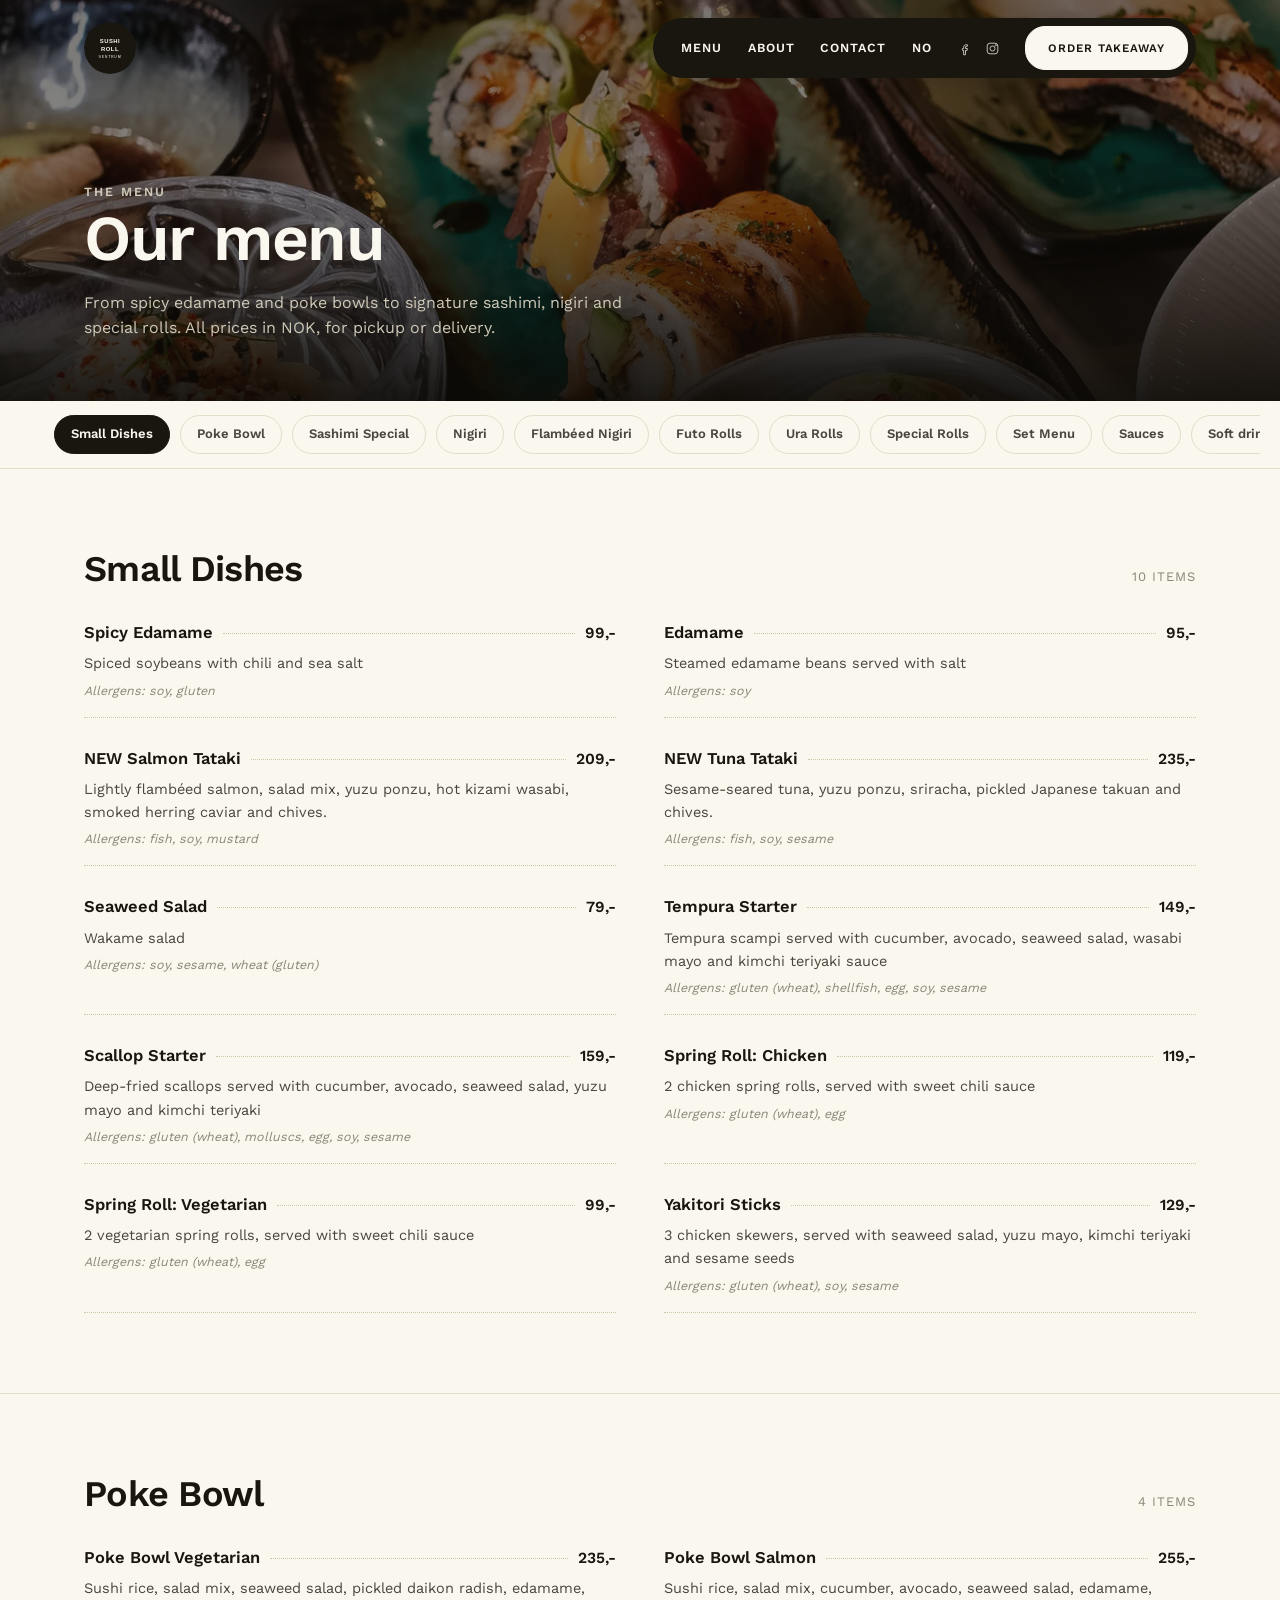
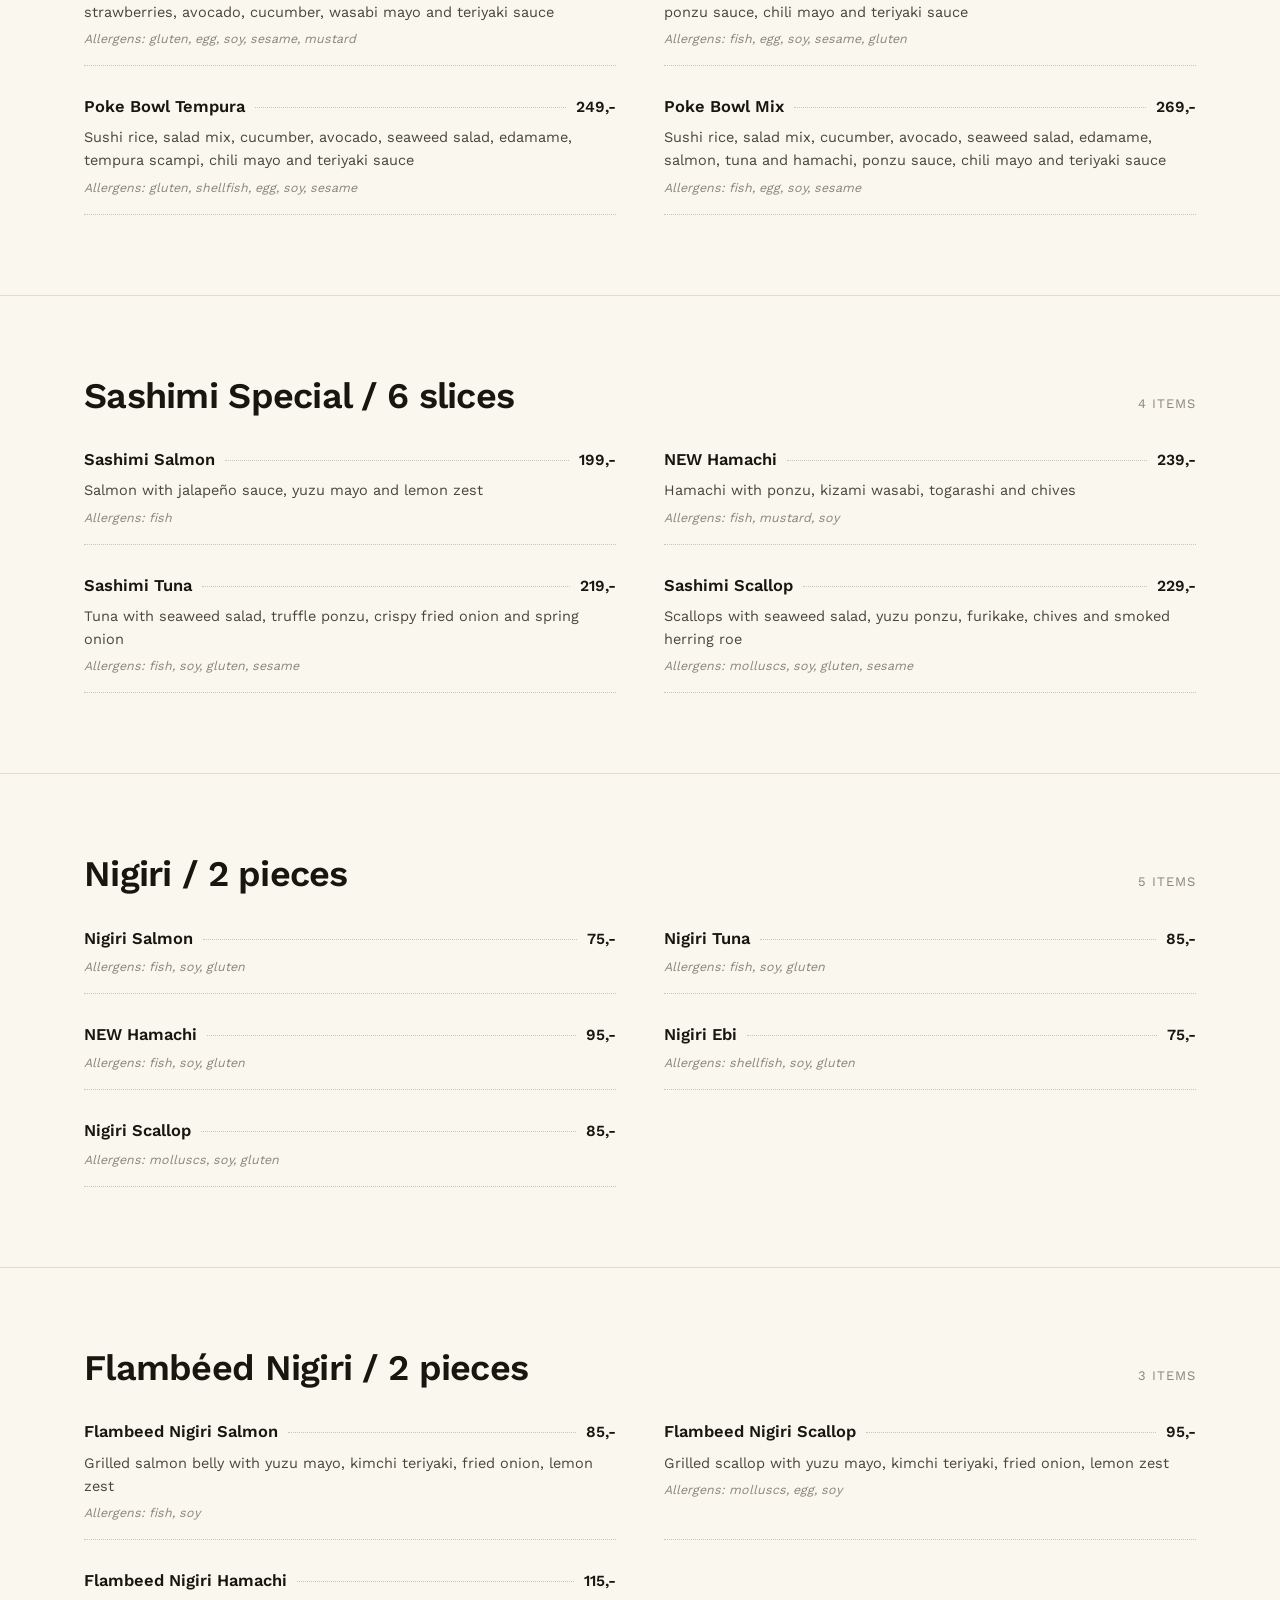
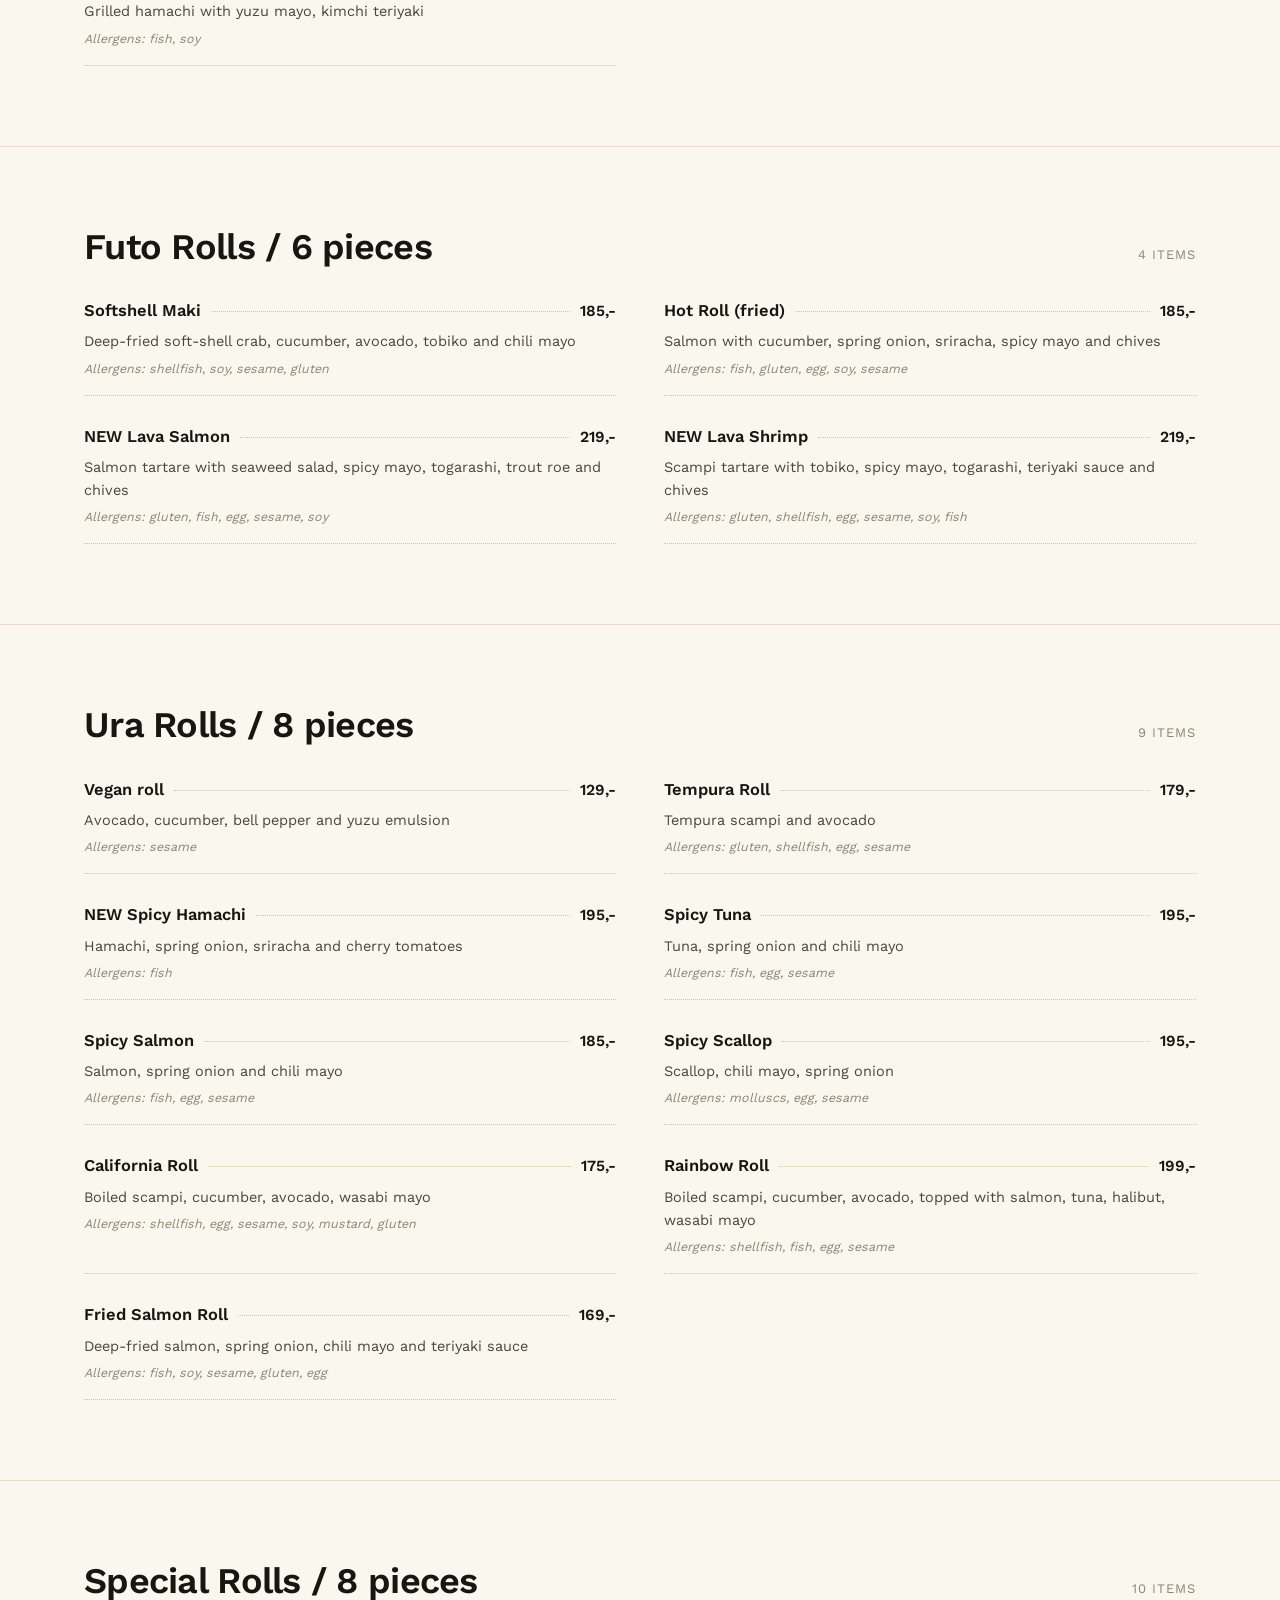
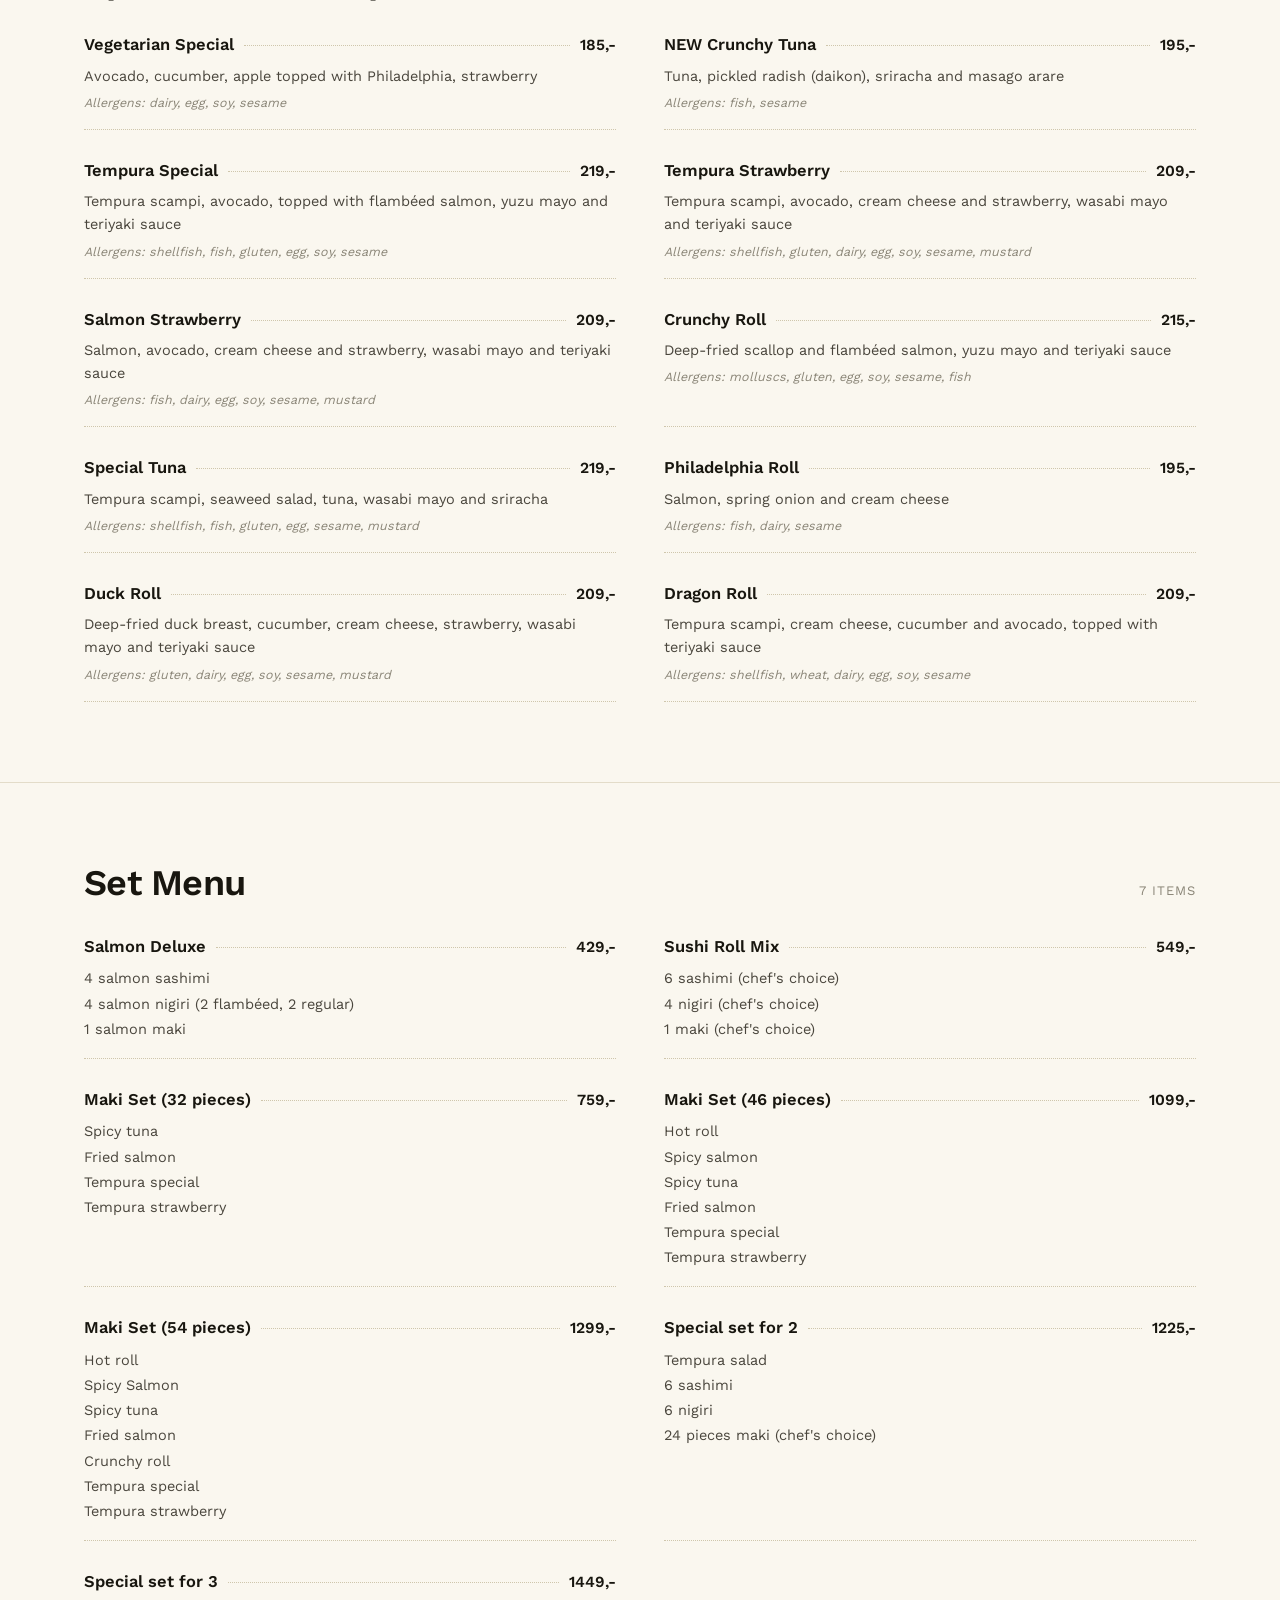
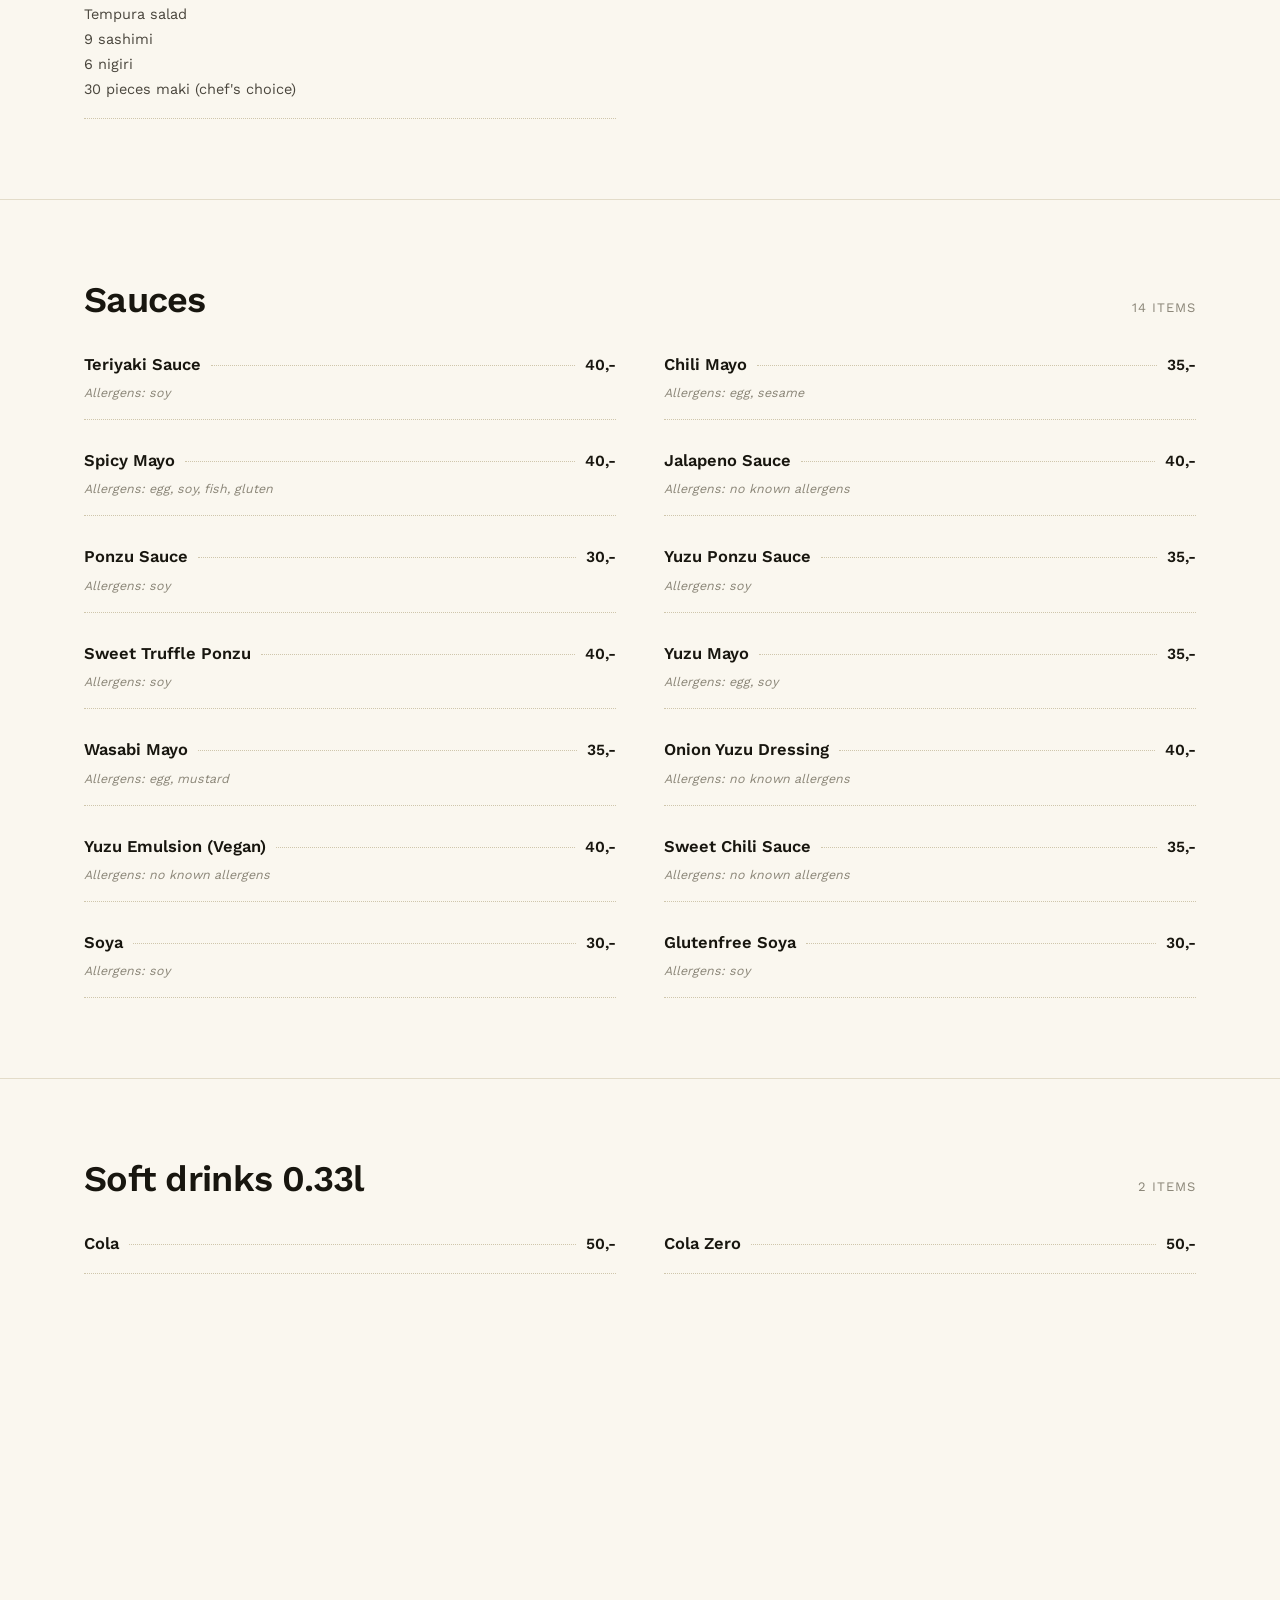
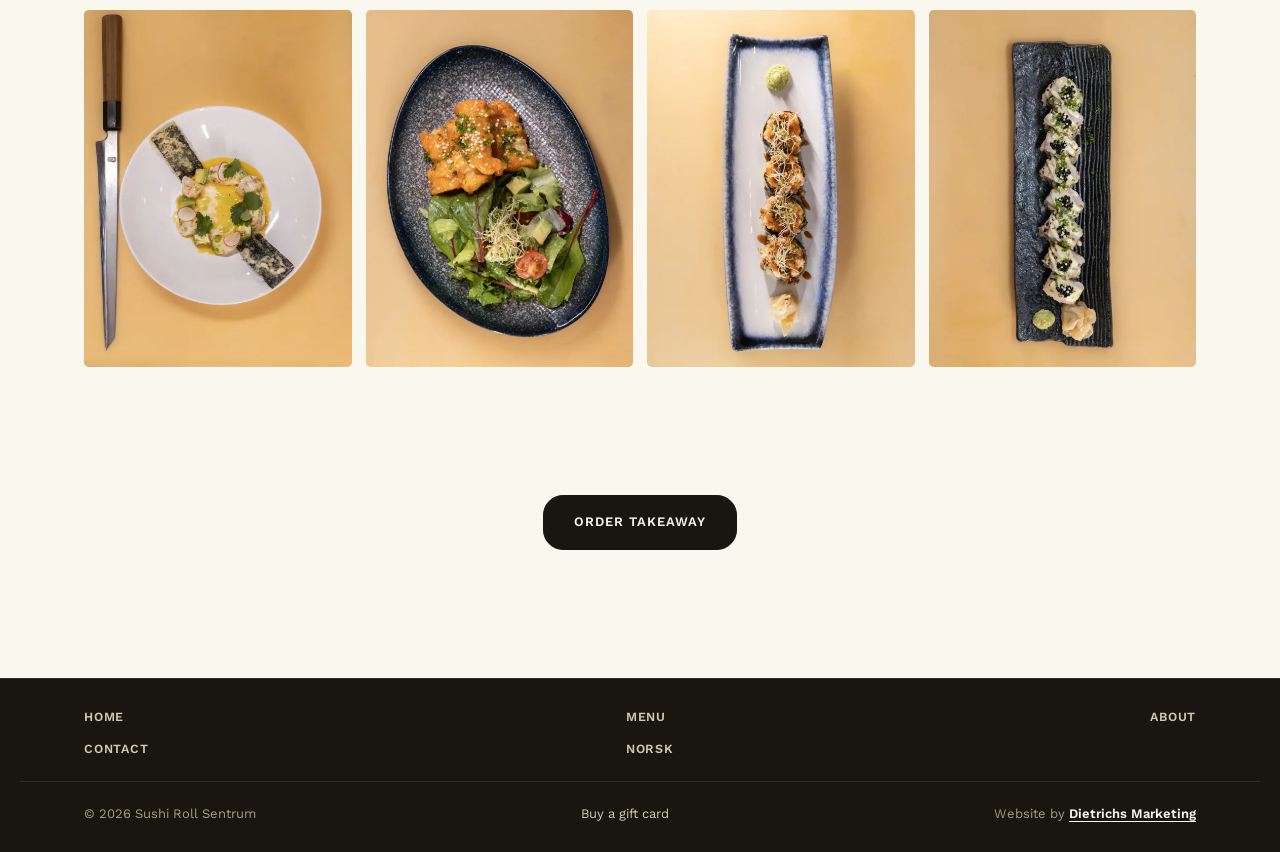
<file: en/menu/index.html>
<!DOCTYPE html>
<html lang="en">
<head>
<!-- Google Tag Manager -->
<script>(function(w,d,s,l,i){w[l]=w[l]||[];w[l].push({'gtm.start':
new Date().getTime(),event:'gtm.js'});var f=d.getElementsByTagName(s)[0],
j=d.createElement(s),dl=l!='dataLayer'?'&l='+l:'';j.async=true;j.src=
'https://www.googletagmanager.com/gtm.js?id='+i+dl;f.parentNode.insertBefore(j,f);
})(window,document,'script','dataLayer','GTM-P364MCJJ');</script>
<!-- End Google Tag Manager -->
<!-- Google tag (gtag.js) -->
<script async src="https://www.googletagmanager.com/gtag/js?id=GT-PLFJ6S7V"></script>
<script>
  window.dataLayer = window.dataLayer || [];
  function gtag(){dataLayer.push(arguments);}
  gtag('js', new Date());
  gtag('config', 'GT-PLFJ6S7V');
  gtag('config', 'G-C80LC5GGZ7');
</script>
<meta charset="UTF-8">
<meta name="viewport" content="width=device-width, initial-scale=1">
<title>Menu. Sushi Roll Sentrum Bergen</title>
<meta name="description" content="The full menu at Sushi Roll Sentrum in Bergen: small dishes, poke bowls, sashimi, nigiri, futo and special rolls, set menus and sauces, with prices and allergens.">
<link rel="canonical" href="https://sushiroll.no/en/menu/">
<link rel="alternate" hreflang="nb" href="https://sushiroll.no/meny/">
<link rel="alternate" hreflang="en" href="https://sushiroll.no/en/menu/">
<link rel="alternate" hreflang="x-default" href="https://sushiroll.no/meny/">
<meta property="og:title" content="Menu. Sushi Roll Sentrum Bergen">
<meta property="og:description" content="The full sushi menu at Sushi Roll Sentrum, with prices and allergens.">
<meta property="og:type" content="website">
<meta property="og:image" content="https://sushiroll.no/assets/images/hero-poster.jpg">
<meta property="og:url" content="https://sushiroll.no/en/menu/">
<meta property="og:locale" content="en_GB">
<meta property="og:locale:alternate" content="nb_NO">
<meta name="twitter:card" content="summary_large_image">
<meta name="theme-color" content="#18160f">
<link rel="icon" href="../../assets/images/favicon.png" type="image/png">
<link rel="preload" as="font" type="font/woff2" href="../../assets/fonts/WorkSans-600-latin.woff2" crossorigin>
<link rel="preload" as="font" type="font/woff2" href="../../assets/fonts/WorkSans-400-latin.woff2" crossorigin>
<link rel="stylesheet" href="../../style.css">
</head>
<body class="no-hero">
<!-- Google Tag Manager (noscript) -->
<noscript><iframe src="https://www.googletagmanager.com/ns.html?id=GTM-P364MCJJ"
height="0" width="0" style="display:none;visibility:hidden"></iframe></noscript>
<!-- End Google Tag Manager (noscript) -->

<div class="scrim" id="scrim"></div>

<header class="site-header" id="siteHeader">
  <div class="container">
    <a href="../" class="brand" aria-label="Sushi Roll Sentrum, home">
      <img src="../../assets/images/logo.svg" alt="Sushi Roll Sentrum" width="150" height="148">
    </a>
    <div class="nav-pill">
      <nav class="main-nav" aria-label="Main menu">
        <a href="./">Menu</a>
        <a href="../#about">About</a>
        <a href="../#contact">Contact</a>
        <a href="../../meny/" lang="nb" hreflang="nb">NO</a>
      </nav>
      <div class="header-social">
        <a href="https://www.facebook.com/Sushirollsandviken" target="_blank" rel="noopener" aria-label="Sushi Roll on Facebook">
          <svg viewBox="0 0 24 24" fill="none" stroke="currentColor" stroke-width="1.6"><path d="M15 8.5h-2c-.55 0-1 .45-1 1V12h3l-.4 3h-2.6v7h-3v-7H7v-3h2v-2.2C9 7.9 10.6 6 13.2 6H15v2.5Z"/></svg>
        </a>
        <a href="https://www.instagram.com/sushirollsandviken/" target="_blank" rel="noopener" aria-label="Sushi Roll on Instagram">
          <svg viewBox="0 0 24 24" fill="none" stroke="currentColor" stroke-width="1.6"><rect x="3.5" y="3.5" width="17" height="17" rx="4.5"/><circle cx="12" cy="12" r="4"/><circle cx="17.2" cy="6.8" r="1"/></svg>
        </a>
      </div>
      <a class="btn btn--sm nav-cta" href="https://order.gastroplanner.no/s/sushirollsentrum" target="_blank" rel="noopener" data-event="bestill-klikk" data-kanal="takeaway">Order Takeaway</a>
    </div>
  </div>
</header>

<nav class="mobile-tabbar" aria-label="Quick actions" id="mobileTabbar">
  <a class="mobile-tabbar-item is-primary" href="https://order.gastroplanner.no/s/sushirollsentrum" target="_blank" rel="noopener" data-event="bestill-klikk" data-kanal="takeaway">
    <svg viewBox="0 0 24 24" fill="none" stroke="currentColor" stroke-width="1.4"><path d="M6 8h12l-1 12.5a1.5 1.5 0 0 1-1.5 1.5h-7a1.5 1.5 0 0 1-1.5-1.5L6 8Z"/><path d="M9 8V6a3 3 0 0 1 6 0v2"/></svg>
    <span>Order</span>
  </a>
  <button type="button" class="mobile-tabbar-item" id="tabbarOrderTrigger" aria-haspopup="true" aria-expanded="false" aria-controls="tabbarOrderMenu">
    <svg viewBox="0 0 24 24" fill="none" stroke="currentColor" stroke-width="1.4"><circle cx="6" cy="18" r="2.4"/><circle cx="17" cy="18" r="2.4"/><path d="M6 18V9.5h3.5L15 15.5h2M9.5 9.5 12 6h3l2.5 4"/></svg>
    <span>Delivery</span>
  </button>
  <button class="mobile-tabbar-item" id="hamburgerBtn" aria-label="Open menu" aria-expanded="false" aria-controls="mobileMenu">
    <svg viewBox="0 0 24 24" fill="none" stroke="currentColor" stroke-width="2" stroke-linecap="round"><path d="M4 7h16M4 12h16M4 17h16"/></svg>
    <span>Menu</span>
  </button>
  <div class="tabbar-order-menu" id="tabbarOrderMenu">
    <a href="https://wolt.com/en/nor/bergen/restaurant/sushi-roll-sentrum" target="_blank" rel="noopener" data-event="klikk-til-wolt">Wolt</a>
    <a href="https://www.foodora.no/restaurant/n24h/sushi-roll-sentrum" target="_blank" rel="noopener" data-event="klikk-til-foodora">Foodora</a>
  </div>
</nav>

<div class="mobile-menu" id="mobileMenu">
  <div class="mobile-menu-top">
    <button class="mobile-close" id="mobileCloseBtn" aria-label="Close menu">
      <svg viewBox="0 0 24 24" fill="none" stroke="currentColor" stroke-width="1.8" width="18" height="18"><path d="M5 5l14 14M19 5 5 19"/></svg>
    </button>
  </div>
  <nav aria-label="Mobile menu">
    <a href="../">Home</a>
    <a href="./">Menu</a>
    <a href="../#about">About</a>
    <a href="../#contact">Contact</a>
    <a href="../../meny/" lang="nb" hreflang="nb">Norsk</a>
  </nav>
  <div class="btn-row">
    <a class="btn btn--on-dark" href="https://order.gastroplanner.no/s/sushirollsentrum" target="_blank" rel="noopener" data-event="bestill-klikk" data-kanal="takeaway">Order Takeaway</a>
    <a class="btn btn--ghost-on-dark" href="https://wolt.com/en/nor/bergen/restaurant/sushi-roll-sentrum" target="_blank" rel="noopener" data-event="klikk-til-wolt">Order on Wolt</a>
    <a class="btn btn--ghost-on-dark" href="https://www.foodora.no/restaurant/n24h/sushi-roll-sentrum" target="_blank" rel="noopener" data-event="klikk-til-foodora">Order on Foodora</a>
    <a class="btn btn--ghost-on-dark" href="https://givn.no/shop/sushi-roll" target="_blank" rel="noopener">Buy a gift card</a>
  </div>
  <div class="mobile-social">
    <a href="https://www.facebook.com/Sushirollsandviken" target="_blank" rel="noopener" aria-label="Facebook">
      <svg viewBox="0 0 24 24" fill="none" stroke="currentColor" stroke-width="1.6"><path d="M15 8.5h-2c-.55 0-1 .45-1 1V12h3l-.4 3h-2.6v7h-3v-7H7v-3h2v-2.2C9 7.9 10.6 6 13.2 6H15v2.5Z"/></svg>
    </a>
    <a href="https://www.instagram.com/sushirollsandviken/" target="_blank" rel="noopener" aria-label="Instagram">
      <svg viewBox="0 0 24 24" fill="none" stroke="currentColor" stroke-width="1.6"><rect x="3.5" y="3.5" width="17" height="17" rx="4.5"/><circle cx="12" cy="12" r="4"/><circle cx="17.2" cy="6.8" r="1"/></svg>
    </a>
  </div>
</div>

<section class="menu-hero menu-hero--photo" style="background-image:url('../../assets/images/plate-table-spread.webp')">
  <div class="container">
    <p class="eyebrow">The menu</p>
    <h1 class="headline">Our menu</h1>
    <p>From spicy edamame and poke bowls to signature sashimi, nigiri and special rolls. All prices in NOK, for pickup or delivery.</p>
  </div>
</section>

<nav class="category-nav" id="categoryNav" aria-label="Jump to category">
  <div class="container" id="categoryNavList"></div>
</nav>

<div id="menuRoot"></div>

<section class="section">
  <div class="container">
    <div class="menu-gallery">
      <img src="../../assets/images/dish-01.webp" alt="Dish at Sushi Roll Sentrum" loading="lazy" width="528" height="705">
      <img src="../../assets/images/dish-02.webp" alt="Dish at Sushi Roll Sentrum" loading="lazy" width="529" height="705">
      <img src="../../assets/images/dish-03.webp" alt="Sushi roll at Sushi Roll Sentrum" loading="lazy" width="529" height="705">
      <img src="../../assets/images/dish-04.webp" alt="Sushi roll at Sushi Roll Sentrum" loading="lazy" width="529" height="705">
    </div>
    <div class="menu-cta reveal" style="margin-top:var(--section-pad)">
      <a class="btn" href="https://order.gastroplanner.no/s/sushirollsentrum" target="_blank" rel="noopener" data-event="bestill-klikk" data-kanal="takeaway">Order Takeaway</a>
    </div>
  </div>
</section>

<footer class="site-footer">
  <div class="container footer-links" aria-label="Sitemap">
    <a href="../">Home</a>
    <a href="./">Menu</a>
    <a href="../#about">About</a>
    <a href="../#contact">Contact</a>
    <a href="../../meny/" lang="nb" hreflang="nb">Norsk</a>
  </div>
  <div class="container">
    <p>© <span id="year"></span> Sushi Roll Sentrum</p>
    <p><a href="https://givn.no/shop/sushi-roll" target="_blank" rel="noopener">Buy a gift card</a></p>
    <p>Website by <a href="https://dmarketing.no" target="_blank" rel="noopener">Dietrichs Marketing</a></p>
  </div>
</footer>

<script src="../../menu-data-en.js"></script>
<script src="../../app.js"></script>
</body>
</html>
</file>
<file: style.css>
@font-face {
  font-family: 'Work Sans';
  font-style: normal;
  font-weight: 400;
  font-display: swap;
  src: url(assets/fonts/WorkSans-400-latin-ext.woff2) format('woff2');
  unicode-range: U+0100-02BA, U+02BD-02C5, U+02C7-02CC, U+02CE-02D7, U+02DD-02FF, U+0304, U+0308, U+0329, U+1D00-1DBF, U+1E00-1E9F, U+1EF2-1EFF, U+2020, U+20A0-20AB, U+20AD-20C0, U+2113, U+2C60-2C7F, U+A720-A7FF;
}
@font-face {
  font-family: 'Work Sans';
  font-style: normal;
  font-weight: 400;
  font-display: swap;
  src: url(assets/fonts/WorkSans-400-latin.woff2) format('woff2');
  unicode-range: U+0000-00FF, U+0131, U+0152-0153, U+02BB-02BC, U+02C6, U+02DA, U+02DC, U+0304, U+0308, U+0329, U+2000-206F, U+20AC, U+2122, U+2191, U+2193, U+2212, U+2215, U+FEFF, U+FFFD;
}
@font-face {
  font-family: 'Work Sans';
  font-style: normal;
  font-weight: 500;
  font-display: swap;
  src: url(assets/fonts/WorkSans-500-latin-ext.woff2) format('woff2');
  unicode-range: U+0100-02BA, U+02BD-02C5, U+02C7-02CC, U+02CE-02D7, U+02DD-02FF, U+0304, U+0308, U+0329, U+1D00-1DBF, U+1E00-1E9F, U+1EF2-1EFF, U+2020, U+20A0-20AB, U+20AD-20C0, U+2113, U+2C60-2C7F, U+A720-A7FF;
}
@font-face {
  font-family: 'Work Sans';
  font-style: normal;
  font-weight: 500;
  font-display: swap;
  src: url(assets/fonts/WorkSans-500-latin.woff2) format('woff2');
  unicode-range: U+0000-00FF, U+0131, U+0152-0153, U+02BB-02BC, U+02C6, U+02DA, U+02DC, U+0304, U+0308, U+0329, U+2000-206F, U+20AC, U+2122, U+2191, U+2193, U+2212, U+2215, U+FEFF, U+FFFD;
}
@font-face {
  font-family: 'Work Sans';
  font-style: normal;
  font-weight: 600;
  font-display: swap;
  src: url(assets/fonts/WorkSans-600-latin-ext.woff2) format('woff2');
  unicode-range: U+0100-02BA, U+02BD-02C5, U+02C7-02CC, U+02CE-02D7, U+02DD-02FF, U+0304, U+0308, U+0329, U+1D00-1DBF, U+1E00-1E9F, U+1EF2-1EFF, U+2020, U+20A0-20AB, U+20AD-20C0, U+2113, U+2C60-2C7F, U+A720-A7FF;
}
@font-face {
  font-family: 'Work Sans';
  font-style: normal;
  font-weight: 600;
  font-display: swap;
  src: url(assets/fonts/WorkSans-600-latin.woff2) format('woff2');
  unicode-range: U+0000-00FF, U+0131, U+0152-0153, U+02BB-02BC, U+02C6, U+02DA, U+02DC, U+0304, U+0308, U+0329, U+2000-206F, U+20AC, U+2122, U+2191, U+2193, U+2212, U+2215, U+FEFF, U+FFFD;
}
@font-face {
  font-family: 'Work Sans';
  font-style: normal;
  font-weight: 700;
  font-display: swap;
  src: url(assets/fonts/WorkSans-700-latin-ext.woff2) format('woff2');
  unicode-range: U+0100-02BA, U+02BD-02C5, U+02C7-02CC, U+02CE-02D7, U+02DD-02FF, U+0304, U+0308, U+0329, U+1D00-1DBF, U+1E00-1E9F, U+1EF2-1EFF, U+2020, U+20A0-20AB, U+20AD-20C0, U+2113, U+2C60-2C7F, U+A720-A7FF;
}
@font-face {
  font-family: 'Work Sans';
  font-style: normal;
  font-weight: 700;
  font-display: swap;
  src: url(assets/fonts/WorkSans-700-latin.woff2) format('woff2');
  unicode-range: U+0000-00FF, U+0131, U+0152-0153, U+02BB-02BC, U+02C6, U+02DA, U+02DC, U+0304, U+0308, U+0329, U+2000-206F, U+20AC, U+2122, U+2191, U+2193, U+2212, U+2215, U+FEFF, U+FFFD;
}

/* Sushi Roll Sentrum — redesign, sabi-sushi-style-inspired pass (based on sister site Sandviken)
   Palette stays locked to the client's own brand: ink / off-white / warm neutrals.
   Sabi's bold structural register (semi-bold type, floating pill nav, two-tier
   radius, circular arrow-links, per-word headline reveal) is mapped onto that
   existing palette instead of Sabi's literal coral-red. */


:root{
  --ink:#18160f;
  --ink-soft:#4a463d;
  --ink-faint:#8a8577;
  --paper:#faf7ef;
  --paper-alt:#f0ead9;
  --white:#ffffff;
  --line:#e3dcc9;
  --line-strong:#cfc6ac;
  --cta-bg:#18160f;
  --cta-text:#faf7ef;

  --sans:'Work Sans', -apple-system, BlinkMacSystemFont, 'Segoe UI', sans-serif;

  --container:1240px;
  --pad: clamp(20px, 5vw, 64px);
  --section-pad: clamp(64px, 10vw, 128px);

  --radius-sm: 0.3rem;
  --radius-pill: 20px;
  --radius-full: 999px;
  --shadow-float: 0 5px 15px rgba(24,22,15,.15);
}

*,*::before,*::after{box-sizing:border-box}
html{scroll-behavior:smooth}
@media (prefers-reduced-motion:reduce){html{scroll-behavior:auto}}

body{
  margin:0;
  background:var(--paper);
  color:var(--ink);
  font-family:var(--sans);
  font-size:16px;
  line-height:1.6;
  overflow-x:hidden;
  -webkit-font-smoothing:antialiased;
}

img{max-width:100%;display:block}
a{color:inherit;text-decoration:none}
ul{margin:0;padding:0;list-style:none}
button{font-family:inherit;cursor:pointer}
h1,h2,h3,h4{font-family:var(--sans);font-weight:600;margin:0;line-height:1.15;letter-spacing:-0.02em}
p{margin:0}

.container{max-width:var(--container);margin-inline:auto;padding-inline:var(--pad)}

.eyebrow{
  font-family:var(--sans);
  font-size:12.5px;
  font-weight:600;
  letter-spacing:.16em;
  text-transform:uppercase;
  color:var(--ink-faint);
}

section[id]{scroll-margin-top:96px}
.section{padding-block:var(--section-pad)}
.section--alt{background:var(--paper-alt)}
.section--ink{background:var(--ink);color:var(--paper)}
.section--ink .eyebrow{color:#a39d8a}

.section-head{max-width:640px;margin-bottom:clamp(32px,6vw,56px)}
.section-head.center{margin-inline:auto;text-align:center}
.section-head h2{font-size:clamp(30px,4.4vw,50px);margin-top:10px}
.section-head p{margin-top:16px;color:var(--ink-soft);font-size:17px;max-width:52ch}
.section--ink .section-head p{color:#c9c3b1}

/* ---------- Per-word headline reveal (sabi-sushi-style signature) ---------- */
.headline .word{
  display:inline-block;
  opacity:0;
  transform:translateY(10px);
  transition:opacity .5s ease, transform .5s ease;
}
.headline.is-visible .word{opacity:1;transform:none}
.word--muted{color:var(--ink-faint)}
.section--ink .word--muted, .hero .word--muted{color:#a39d8a}
@media (prefers-reduced-motion:reduce){
  .headline .word{opacity:1;transform:none;transition:none}
}

/* ---------- Buttons ---------- */
.btn{
  display:inline-flex;align-items:center;justify-content:center;gap:8px;
  padding:16px 30px;
  font-family:var(--sans);
  font-weight:600;
  font-size:13px;
  letter-spacing:.08em;
  text-transform:uppercase;
  border:1px solid var(--cta-bg);
  border-radius:var(--radius-pill);
  background:var(--cta-bg);
  color:var(--cta-text);
  transition:background .25s ease, color .25s ease, border-color .25s ease, transform .2s ease;
  white-space:nowrap;
}
.btn:hover{background:transparent;color:var(--cta-bg)}
.btn--ghost{background:transparent;color:var(--cta-bg)}
.btn--ghost:hover{background:var(--cta-bg);color:var(--cta-text)}
.btn--on-dark{border-color:var(--paper);background:var(--paper);color:var(--ink)}
.btn--on-dark:hover{background:transparent;color:var(--paper)}
.btn--ghost-on-dark{border-color:rgba(250,247,239,.55);background:transparent;color:var(--paper)}
.btn--ghost-on-dark:hover{border-color:var(--paper);background:var(--paper);color:var(--ink)}
.btn--sm{padding:12px 22px;font-size:11.5px}
.btn-row{display:flex;flex-wrap:wrap;gap:16px;align-items:center}

/* ---------- Circular arrow-link (sabi-sushi-style signature) ---------- */
.arrow-link{
  display:inline-flex;align-items:center;gap:12px;
  font-family:var(--sans);font-weight:600;font-size:14.5px;
  color:var(--ink);
}
.arrow-link .arrow-circle{
  display:inline-flex;align-items:center;justify-content:center;
  width:34px;height:34px;border-radius:50%;flex:none;
  background:var(--ink);color:var(--paper);
  transition:transform .2s ease;
}
.arrow-link .arrow-circle svg{width:14px;height:14px}
.arrow-link:hover .arrow-circle{transform:translateX(3px)}
.arrow-link--on-dark{color:var(--paper)}
.arrow-link--on-dark .arrow-circle{background:var(--paper);color:var(--ink)}
.arrow-link--sm{font-size:13px;gap:9px}
.arrow-link--sm .arrow-circle{width:28px;height:28px}
.arrow-link--sm .arrow-circle svg{width:12px;height:12px}

/* ---------- Floating header ---------- */
.site-header{
  position:fixed;top:0;left:0;right:0;z-index:100;
  padding-block:18px;
  pointer-events:none;
}
.site-header .container{display:flex;align-items:center;justify-content:space-between;gap:24px}
.brand{display:flex;align-items:center;gap:10px;pointer-events:auto}
.brand img{height:clamp(40px,7vw,52px);width:auto;border-radius:50%}

.nav-pill{
  display:flex;align-items:center;gap:clamp(16px,2vw,30px);
  background:var(--ink);color:var(--paper);
  border-radius:var(--radius-full);
  padding:8px 8px 8px clamp(20px,3vw,28px);
  box-shadow:var(--shadow-float);
  pointer-events:auto;
}
.main-nav{display:flex;align-items:center;gap:clamp(14px,2vw,26px)}
.main-nav a{
  font-size:12.5px;font-weight:600;letter-spacing:.08em;text-transform:uppercase;
  color:var(--paper);position:relative;padding-block:4px;
}
.main-nav a::after{
  content:"";position:absolute;left:0;right:0;bottom:-2px;height:1px;
  background:currentColor;transform:scaleX(0);transform-origin:left;transition:transform .25s ease;
}
.main-nav a:hover::after{transform:scaleX(1)}

.header-actions{display:flex;align-items:center}
.header-social{display:flex;gap:12px}
.header-social a{color:var(--paper);opacity:.75}
.header-social a:hover{opacity:1}
.header-social svg{width:15px;height:15px;display:block}

.nav-pill .nav-cta{border-color:var(--paper);background:var(--paper);color:var(--ink)}
.nav-pill .nav-cta:hover{background:transparent;color:var(--paper);border-color:var(--paper)}

/* ---------- Mobile tab bar (sabi-sushi-style signature, bottom variant) ---------- */
.mobile-tabbar{
  display:none;
  position:fixed;left:0;right:0;bottom:0;z-index:100;
  background:var(--ink);
  padding:10px clamp(16px,4vw,28px);
  align-items:stretch;justify-content:space-around;gap:8px;
  box-shadow:0 -5px 15px rgba(24,22,15,.15);
}
.mobile-tabbar-item{
  display:flex;flex-direction:column;align-items:center;justify-content:center;gap:5px;
  flex:1;
  color:var(--paper);font-family:var(--sans);font-size:11.5px;font-weight:600;
  background:none;border:none;padding:9px 6px;border-radius:var(--radius-pill);
}
.mobile-tabbar-item svg{width:21px;height:21px}
.mobile-tabbar-item.is-primary{background:var(--paper);color:var(--ink)}
.mobile-tabbar-item.is-active{background:var(--paper);color:var(--ink)}

/* ---------- Tab bar order dropdown (Bestill -> Levering/Takeaway) ---------- */
.tabbar-order-menu{
  position:absolute;left:16px;right:16px;bottom:calc(100% + 14px);z-index:5;
  display:flex;flex-direction:column;gap:4px;
  background:var(--paper);border-radius:16px;padding:8px;
  box-shadow:var(--shadow-float);
  opacity:0;visibility:hidden;transform:translateY(8px);
  transition:opacity .2s ease, transform .2s ease, visibility .2s;
}
.mobile-tabbar.is-open .tabbar-order-menu{opacity:1;visibility:visible;transform:translateY(0)}
.tabbar-order-menu a{
  font-family:var(--sans);font-weight:600;font-size:14.5px;color:var(--ink);
  padding:13px 14px;border-radius:10px;
}
.tabbar-order-menu a:hover,.tabbar-order-menu a:active{background:var(--paper-alt)}

/* ---------- Mobile off-canvas ---------- */
.mobile-menu{
  position:fixed;inset:0 0 0 auto;width:min(360px,86vw);
  background:var(--ink);color:var(--paper);
  transform:translateX(100%);transition:transform .35s ease;
  z-index:200;padding:22px 28px 22px;
  display:flex;flex-direction:column;
  overflow-y:auto;
}
.mobile-menu.is-open{transform:translateX(0)}
.mobile-menu-top{display:flex;justify-content:flex-end;margin-bottom:18px}
.mobile-close{
  background:none;border:1px solid rgba(250,247,239,.35);border-radius:50%;
  width:38px;height:38px;color:var(--paper);
  display:flex;align-items:center;justify-content:center;
}
.mobile-menu nav{display:flex;flex-direction:column;gap:2px}
.mobile-menu nav a{
  font-family:var(--sans);font-weight:600;font-size:21px;letter-spacing:-.01em;
  padding:10px 2px;border-bottom:1px solid rgba(250,247,239,.14);
}
.mobile-menu .btn-row{margin-top:18px;flex-direction:column;gap:10px}
.mobile-menu .btn{width:100%;padding:14px 28px}
.mobile-social{display:flex;gap:16px;margin-top:auto;padding-top:16px}
.mobile-social a{color:var(--paper);opacity:.8}
.mobile-social svg{width:19px;height:19px}
.scrim{position:fixed;inset:0;background:rgba(10,9,6,.4);opacity:0;pointer-events:none;transition:opacity .3s ease;z-index:150}
.scrim.is-open{opacity:1;pointer-events:auto}

/* ---------- Hero ---------- */
.hero{
  position:relative;min-height:100svh;display:flex;align-items:flex-end;
  color:#faf7ef;overflow:hidden;
}
.hero-media{position:absolute;inset:0;width:100%;height:100%;overflow:hidden;background:#0e0d09}
.hero-media video,.hero-media img{position:absolute;inset:0;width:100%;height:100%;object-fit:cover}
.hero-media::after{
  content:"";position:absolute;inset:0;
  background:linear-gradient(180deg, rgba(12,11,7,.35) 0%, rgba(12,11,7,.28) 38%, rgba(10,9,6,.86) 100%);
}
.hero-inner{position:relative;z-index:2;width:100%;padding-block:clamp(120px,20vw,180px) clamp(48px,7vw,72px)}
.hero h1{
  font-size:clamp(42px,8vw,92px);
  margin-top:16px;
  max-width:20ch;
}
.hero-lead{margin-top:22px;font-size:clamp(16px,2vw,19px);color:#e9e4d6;max-width:46ch}
.hero .btn-row{margin-top:34px}
.hero-scroll{position:absolute;right:var(--pad);bottom:28px;z-index:2}
.hero-scroll .arrow-circle{animation:bouncedown 2s ease-in-out infinite}
@keyframes bouncedown{0%,100%{transform:translateY(0)}50%{transform:translateY(6px)}}
@media (prefers-reduced-motion:reduce){.hero-scroll .arrow-circle{animation:none}}
@media (max-width:640px){.hero-scroll{display:none}}

/* ---------- Chef's choice note ---------- */
.chefs-label{display:flex;align-items:baseline;gap:14px;flex-wrap:wrap;margin-top:22px;padding-top:22px;border-top:1px solid var(--line)}
.chefs-label strong{font-family:var(--sans);font-size:15px;font-weight:700;letter-spacing:.02em}
.chefs-label span{color:var(--ink-soft);font-size:14.5px}
.section--ink .chefs-label{border-top-color:rgba(255,255,255,.15)}
.section--ink .chefs-label span{color:#c9c3b1}

/* ---------- Highlight dish grid ---------- */
.dish-grid{display:grid;grid-template-columns:repeat(4,1fr);gap:clamp(14px,2vw,24px)}
.dish-card{position:relative;border-radius:var(--radius-sm);overflow:hidden;aspect-ratio:3/4;background:var(--paper-alt)}
.dish-card img{width:100%;height:100%;object-fit:cover;transition:transform .6s ease}
.dish-card:hover img{transform:scale(1.05)}
.menu-cta{margin-top:40px;display:flex;justify-content:center}
@media (max-width:900px){.dish-grid{grid-template-columns:repeat(2,1fr)}}

/* ---------- Split feature (Kakure Omakase / Om oss) ---------- */
.split{display:grid;grid-template-columns:1fr 1fr;gap:clamp(28px,5vw,72px);align-items:center}
.split-media{border-radius:var(--radius-sm);overflow:hidden}
.split-media img{width:100%;height:100%;object-fit:cover;aspect-ratio:4/5}
.split.reverse .split-media{order:2}
.split-copy p{color:var(--ink-soft);margin-top:18px;font-size:16.5px}
.section--ink .split-copy p{color:#cfc9b8}
.split-copy .btn-row{margin-top:30px}
@media (max-width:820px){
  .split, .split.reverse{grid-template-columns:1fr}
  .split.reverse .split-media{order:0}
}

/* ---------- Reviews ---------- */
.review-grid{display:grid;grid-template-columns:repeat(2,1fr);gap:clamp(16px,2.5vw,26px);max-width:760px;margin-inline:auto}
.review-card{
  background:var(--white);border:1px solid var(--line);border-radius:var(--radius-sm);
  padding:clamp(28px,4vw,36px);text-align:center;
  display:flex;flex-direction:column;align-items:center;gap:6px;
}
.review-top{display:flex;flex-direction:column;align-items:center;gap:10px;margin-bottom:4px}
.review-platform{font-family:var(--sans);font-weight:600;font-size:16px}
.stars{width:110px;height:20px}
.review-score{font-family:var(--sans);font-weight:600;font-size:20px}
.review-score strong{font-size:26px;font-weight:700}
.review-count{color:var(--ink-soft);font-size:14px;margin-bottom:10px}
.review-card .btn-row{justify-content:center}
@media (max-width:600px){
  .review-grid{grid-template-columns:1fr}
}

/* ---------- Action cards (booking/takeaway/delivery) ---------- */
.action-grid{display:grid;grid-template-columns:repeat(3,1fr);gap:clamp(16px,2.5vw,26px)}
.action-grid--2col{grid-template-columns:repeat(2,1fr);max-width:640px;margin-inline:auto}
.action-grid--4col{grid-template-columns:repeat(4,1fr)}
@media (max-width:1100px){.action-grid--4col{grid-template-columns:repeat(2,1fr)}}
.action-card{
  background:var(--white);border:1px solid var(--line);border-radius:var(--radius-sm);
  padding:clamp(28px,4vw,38px) clamp(24px,3vw,32px);
  display:flex;flex-direction:column;gap:14px;
  transition:border-color .25s ease, transform .25s ease;
}
.action-card:hover{border-color:var(--line-strong);transform:translateY(-3px)}
.action-card .icon{width:38px;height:38px;color:var(--ink)}
.action-card h3{font-size:22px;color:var(--ink)}
.action-card p{color:var(--ink-soft);font-size:15px;flex:1}
@media (max-width:900px){.action-grid{grid-template-columns:1fr}}

/* ---------- Contact ---------- */
.contact-grid{display:grid;grid-template-columns:1.1fr .9fr;gap:clamp(28px,5vw,72px)}
.contact-block + .contact-block{margin-top:34px}
.contact-block h3{font-size:13px;letter-spacing:.12em;text-transform:uppercase;color:#a39d8a;font-family:var(--sans);font-weight:600}
.contact-block .big{font-family:var(--sans);font-weight:600;font-size:clamp(20px,2.6vw,26px);letter-spacing:-.01em;margin-top:8px;display:inline-block}
.contact-block .big:hover{text-decoration:underline;text-underline-offset:4px}
.contact-block p{margin-top:8px;color:#cfc9b8}
.contact-block .sub-link{margin-top:8px;display:block;color:#cfc9b8;font-size:15.5px}
.contact-block .sub-link:hover{color:var(--paper);text-decoration:underline;text-underline-offset:3px}
.map-embed{border-radius:var(--radius-sm);overflow:hidden;aspect-ratio:4/3;border:1px solid rgba(250,247,239,.18)}
.map-embed iframe{width:100%;height:100%;border:0;filter:grayscale(1) contrast(1.05);}
@media (max-width:820px){.contact-grid{grid-template-columns:1fr}}

/* ---------- Footer ---------- */
.site-footer{background:var(--ink);color:#a39d8a;padding-block:28px;border-top:1px solid rgba(250,247,239,.1)}
.site-footer .container{display:flex;flex-wrap:wrap;justify-content:space-between;gap:12px;font-size:13px}
.site-footer a{color:#cfc9b8}
.site-footer a:hover{color:var(--paper)}
.site-footer a[href*="dmarketing"]{color:var(--paper);font-weight:600;text-decoration:underline;text-underline-offset:3px}
.site-footer a[href*="dmarketing"]:hover{color:#fff}
.site-footer .footer-links{display:grid;grid-template-columns:repeat(3,auto);gap:12px 32px;padding-bottom:22px;margin-bottom:22px;border-bottom:1px solid rgba(250,247,239,.1)}
.footer-links a{font-size:12.5px;text-transform:uppercase;letter-spacing:.06em;font-weight:600}
@media (max-width:760px){.site-footer .footer-links{grid-template-columns:repeat(2,1fr);gap:14px 20px}}

/* ---------- Reveal animation ---------- */
.reveal{opacity:0;transform:translateY(22px);transition:opacity .7s ease, transform .7s ease}
.reveal.is-visible{opacity:1;transform:none}
@media (prefers-reduced-motion:reduce){
  .reveal{opacity:1;transform:none;transition:none}
}

/* =========================================================
   Menu page
   ========================================================= */
.menu-hero{
  padding-block:clamp(120px,18vw,168px) clamp(40px,6vw,60px);
  background:var(--ink);color:var(--paper);
}
.menu-hero--photo{
  position:relative;background-size:cover;background-position:center;isolation:isolate;
}
.menu-hero--photo::before{
  content:"";position:absolute;inset:0;z-index:-1;
  background:linear-gradient(180deg, rgba(12,11,7,.55) 0%, rgba(12,11,7,.5) 40%, rgba(10,9,6,.92) 100%);
}
.menu-hero h1{font-size:clamp(38px,7vw,64px)}
.menu-hero p{margin-top:14px;color:#cfc9b8;max-width:56ch}
.menu-hero .btn-row{margin-top:28px}
.menu-hero .chefs-note{
  margin-top:26px;padding:16px 18px;border:1px solid rgba(250,247,239,.2);border-radius:var(--radius-sm);
  font-size:14.5px;color:#e7ddc0;max-width:640px;
}

.category-nav{
  position:sticky;top:92px;z-index:60;background:var(--paper);border-bottom:1px solid var(--line);
  padding-block:14px;
}
.category-nav .container{display:flex;gap:10px;overflow-x:auto;scrollbar-width:none}
.category-nav .container::-webkit-scrollbar{display:none}
.category-nav a{
  flex:none;padding:8px 16px;border:1px solid var(--line);border-radius:var(--radius-full);
  font-size:13px;font-weight:600;white-space:nowrap;color:var(--ink-soft);
  transition:background .2s ease, color .2s ease, border-color .2s ease;
}
.category-nav a:hover, .category-nav a.is-active{background:var(--ink);border-color:var(--ink);color:var(--paper)}

.menu-category{padding-block:clamp(48px,7vw,80px);border-bottom:1px solid var(--line);scroll-margin-top:160px}
.menu-category:last-child{border-bottom:none}
.menu-category-head{display:flex;align-items:baseline;justify-content:space-between;gap:16px;margin-bottom:30px}
.menu-category-head h2{font-size:clamp(26px,3.6vw,36px)}
.menu-category-head span{color:var(--ink-faint);font-size:13px;letter-spacing:.08em;text-transform:uppercase}

.menu-list{display:grid;grid-template-columns:1fr 1fr;gap:28px 48px}
.menu-item{border-bottom:1px dotted var(--line-strong);padding-bottom:16px}
.menu-item-top{display:flex;align-items:baseline;gap:10px}
.menu-item-top .name{font-family:var(--sans);font-weight:600;font-size:16.5px;flex:none}
.menu-item-top .filler{flex:1;border-bottom:1px dotted var(--line-strong);transform:translateY(-4px)}
.menu-item-top .price{font-family:var(--sans);font-weight:600;font-size:15.5px;flex:none;color:var(--ink)}
.menu-item .desc{margin-top:6px;color:var(--ink-soft);font-size:14.5px}
.menu-item .lines{margin-top:6px;color:var(--ink-soft);font-size:14.5px}
.menu-item .lines div{padding-block:1px}
.menu-item .allergens{margin-top:5px;color:var(--ink-faint);font-size:12.5px;font-style:italic}
@media (max-width:760px){.menu-list{grid-template-columns:1fr}}

.menu-gallery{display:grid;grid-template-columns:repeat(4,1fr);gap:14px;margin-top:var(--section-pad)}
.menu-gallery img{width:100%;height:100%;object-fit:cover;aspect-ratio:3/4;border-radius:var(--radius-sm)}
.menu-gallery--3{grid-template-columns:repeat(3,1fr)}
@media (max-width:760px){.menu-gallery{grid-template-columns:repeat(2,1fr)}}

/* ---------- Simple contact form (mailto-based) ---------- */
.form-grid{display:grid;grid-template-columns:1fr 1fr;gap:20px;max-width:720px;margin-inline:auto}
.form-grid .field--full{grid-column:1/-1}
.field label{display:block;font-family:var(--sans);font-size:12.5px;font-weight:600;letter-spacing:.08em;text-transform:uppercase;color:var(--ink-faint);margin-bottom:8px}
.field input,.field select,.field textarea{
  width:100%;font-family:var(--sans);font-size:15.5px;color:var(--ink);
  background:var(--white);border:1px solid var(--line-strong);border-radius:var(--radius-sm);
  padding:13px 14px;
}
.field textarea{resize:vertical;min-height:110px}
.field input:focus,.field select:focus,.field textarea:focus{outline:2px solid var(--ink);outline-offset:1px}
.form-grid .btn-row{margin-top:6px}

/* ---------- Menyside på PC: kategorilinjen tar over som header ---------- */
.site-header{transition:transform .35s ease}
@media (min-width:861px){
  .category-nav{top:0}
  body.catnav-stuck .site-header{transform:translateY(-100%)}
  .menu-category{scroll-margin-top:90px}
}

/* ---------- Small screens: header + spacing ---------- */
@media (max-width:860px){
  .nav-pill{display:none}
  /* Kategorilinjen på menysiden legger seg på samme linje som logoen */
  .category-nav{top:0;padding-block:0;height:calc(36px + clamp(40px,7vw,52px));display:flex;align-items:center}
  .category-nav .container{flex:1;min-width:0;max-width:none;margin:0 0 0 calc(var(--pad) + clamp(40px,7vw,52px) + 14px);padding-left:0}
  .menu-category{scroll-margin-top:calc(56px + clamp(40px,7vw,52px))}
  .mobile-tabbar{display:flex}
  body.menu-open .mobile-tabbar{display:none}
  body{padding-bottom:100px}
}
@media (max-width:600px){
  :root{--section-pad: clamp(52px, 14vw, 84px)}
  .hero h1{max-width:none}
  .hero-inner{padding-bottom:clamp(100px,20vw,140px)}
  .btn-row{width:100%;flex-direction:column;align-items:stretch;gap:14px}
  .hero .hero-order-desktop{display:none}
}
</file>
